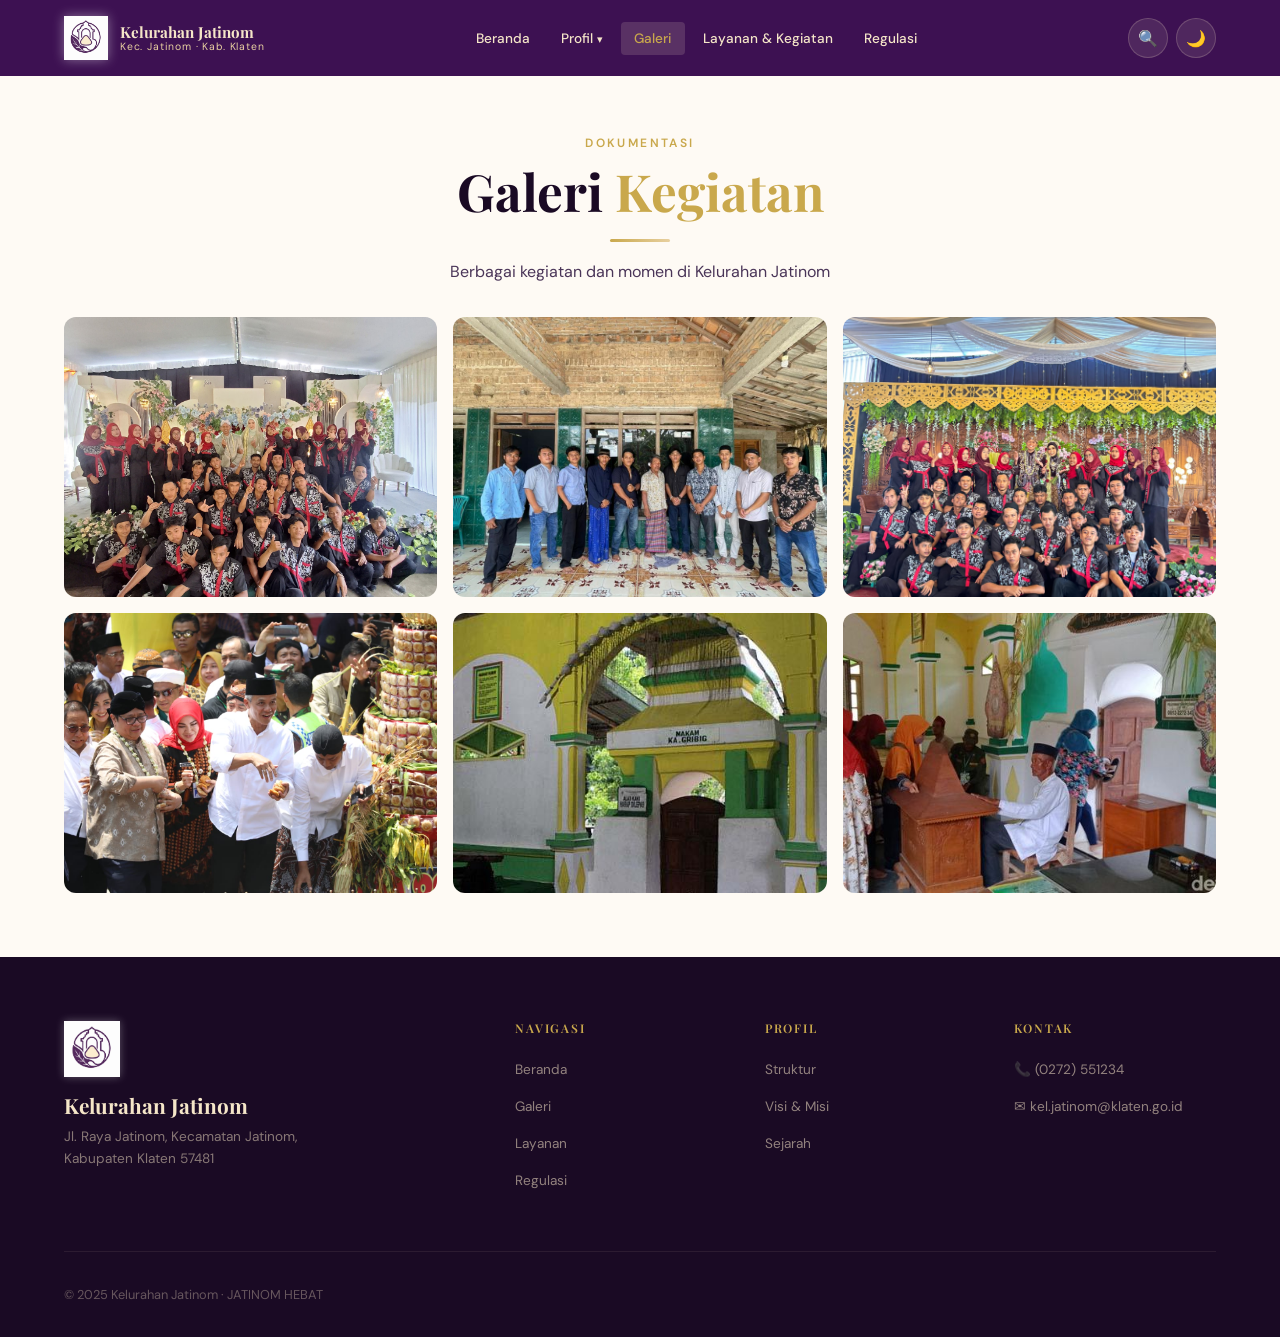
<file: html/galeri.html>
<!DOCTYPE html>
<html lang="id" data-theme="light">
<head>
  <meta charset="UTF-8" />
  <meta name="viewport" content="width=device-width, initial-scale=1.0" />
  <title>Galeri - Kelurahan Jatinom</title>
  <link rel="stylesheet" href="../style.css" />
  <link rel="icon" type="image/png" href="../asset/img/logo vektor.final.png" />
</head>
<body>

<div id="progress-bar"></div>

<nav id="navbar">
  <div class="container">
    <div class="nav-inner">
      <a href="../index.html" class="nav-brand">
        <img src="../asset/img/logo vektor.final.png" alt="Logo" />
        <div class="nav-brand-teks">
          <span class="nama">Kelurahan Jatinom</span>
          <span class="sub">Kec. Jatinom · Kab. Klaten</span>
        </div>
      </a>
      <ul class="nav-menu" id="nav-menu">
        <li><a href="../index.html">Beranda</a></li>
        <li class="nav-dropdown">
          <a href="#">Profil</a>
          <ul class="dropdown-menu">
            <li><a href="profile/struktur-pemerintahan.html">Struktur Pemerintahan</a></li>
            <li><a href="profile/tugas-fungsi.html">Tugas & Fungsi</a></li>
            <li><a href="profile/visi-misi.html">Visi & Misi</a></li>
            <li><a href="profile/monografi-kependudukan.html">Monografi Kependudukan</a></li>
            <li><a href="profile/sejarah-jatinom.html">Sejarah Jatinom</a></li>
          </ul>
        </li>
        <li><a href="galeri.html" class="aktif">Galeri</a></li>
        <li><a href="layanan-kegiatan.html">Layanan & Kegiatan</a></li>
        <li><a href="regulasi.html">Regulasi</a></li>
      </ul>
             <style>
    [data-theme="light"] #navbar { background: #3D1152; }
    [data-theme="light"] .nav-menu a { color: #F5E6C8; }
    [data-theme="light"] .nav-menu a:hover, [data-theme="light"] .nav-menu a.aktif { color: #C9A84C; background: rgba(245,230,200,0.15); }
    [data-theme="light"] .nav-brand-teks .nama { color: #F5E6C8; }
    [data-theme="light"] .nav-brand-teks .sub { color: #E8D0A0; }
    [data-theme="dark"] #navbar { background: #F5E6C8; }
    [data-theme="dark"] .nav-menu a { color: #3D1152; }
    [data-theme="dark"] .nav-menu a:hover, [data-theme="dark"] .nav-menu a.aktif { color: #5B1F6A; background: rgba(91,31,106,0.1); }
    [data-theme="dark"] .nav-brand-teks .nama { color: #3D1152; }
    [data-theme="dark"] .nav-brand-teks .sub { color: #5B1F6A; }
    [data-theme="dark"] #btn-cari, [data-theme="dark"] #btn-tema, [data-theme="dark"] #btn-hamburger { background: rgba(91,31,106,0.1); color: #3D1152; }
    [data-theme="dark"] .dropdown-menu { background: #F5E6C8; }
    [data-theme="dark"] .dropdown-menu a { color: #3D1152; }
    [data-theme="dark"] .dropdown-menu a:hover { background: rgba(91,31,106,0.08); color: #5B1F6A; }
  </style>
      <div class="nav-actions">
        <button id="btn-cari">🔍</button>
        <button id="btn-tema">🌙</button>
        <button id="btn-hamburger"><span></span><span></span><span></span></button>
      </div>
    </div>
  </div>
</nav>

<div id="search-overlay">
  <button id="btn-tutup-search">✕</button>
  <div class="search-box">
    <input type="text" id="input-cari" placeholder="Cari informasi..." />
  </div>
</div>

<main>
  <section class="section" style="padding-top: 8rem;">
    <div class="container">
      <div class="section-header fade-masuk">
        <span class="label">Dokumentasi</span>
        <h2>Galeri <span class="teks-emas">Kegiatan</span></h2>
        <div class="divider-emas"></div>
        <p>Berbagai kegiatan dan momen di Kelurahan Jatinom</p>
      </div>

      <div class="galeri-grid fade-masuk delay-1">
        <div class="galeri-item">
          <img src="../asset/img/WhatsApp%20Image%202026-06-02%20at%207.29.03%20AM.jpeg" alt="Kegiatan">
          <div class="galeri-overlay"><p>Kegiatan Masyarakat</p></div>
        </div>
        <div class="galeri-item">
          <img src="../asset/img/WhatsApp%20Image%202026-06-02%20at%207.29.04%20AM%20(1).jpeg" alt="Kantor">
          <div class="galeri-overlay"><p>Kegiatan Masyarakat</p></div>
        </div>
        <div class="galeri-item">
          <img src="../asset/img/WhatsApp%20Image%202026-06-02%20at%207.29.05%20AM.jpeg" alt="Tradisi">
          <div class="galeri-overlay"><p>Kegaiatan Masyarakat</p></div>
        </div>
        <div class="galeri-item">
          <img src="../asset/img/apem.jpg" alt="Apem">
          <div class="galeri-overlay"><p>Kue Apem Jatinom</p></div>
        </div>
        <div class="galeri-item">
          <img src="../asset/img/ki%20ageng%20gribig.jpg" alt="Makam">
          <div class="galeri-overlay"><p>Makam Ki Ageng Gribig</p></div>
        </div>
        <div class="galeri-item">
          <img src="../asset/img/peziarah.jpeg" alt="Peziarah">
          <div class="galeri-overlay"><p>Peziarah</p></div>
        </div>
      </div>
    </div>
  </section>
</main>

<footer>
  <div class="container">
    <div class="footer-grid">
      <div class="footer-brand">
        <img src="../asset/img/logo vektor.final.png" alt="Logo" />
        <h3>Kelurahan Jatinom</h3>
        <p>Jl. Raya Jatinom, Kecamatan Jatinom,<br/>Kabupaten Klaten 57481</p>
      </div>
      <div class="footer-kolom">
        <h5>Navigasi</h5>
        <ul><li><a href="../index.html">Beranda</a></li><li><a href="galeri.html">Galeri</a></li><li><a href="layanan-kegiatan.html">Layanan</a></li><li><a href="regulasi.html">Regulasi</a></li></ul>
      </div>
      <div class="footer-kolom">
        <h5>Profil</h5>
        <ul><li><a href="profile/struktur-pemerintahan.html">Struktur</a></li><li><a href="profile/visi-misi.html">Visi & Misi</a></li><li><a href="profile/sejarah-jatinom.html">Sejarah</a></li></ul>
      </div>
      <div class="footer-kolom">
        <h5>Kontak</h5>
        <ul><li><a href="#">📞 (0272) 551234</a></li><li><a href="#">✉ kel.jatinom@klaten.go.id</a></li></ul>
      </div>
    </div>
    <div class="footer-bawah"><p>© 2025 Kelurahan Jatinom · JATINOM HEBAT</p></div>
  </div>
</footer>

<script src="../script.js"></script>
</body>
</html>
</file>
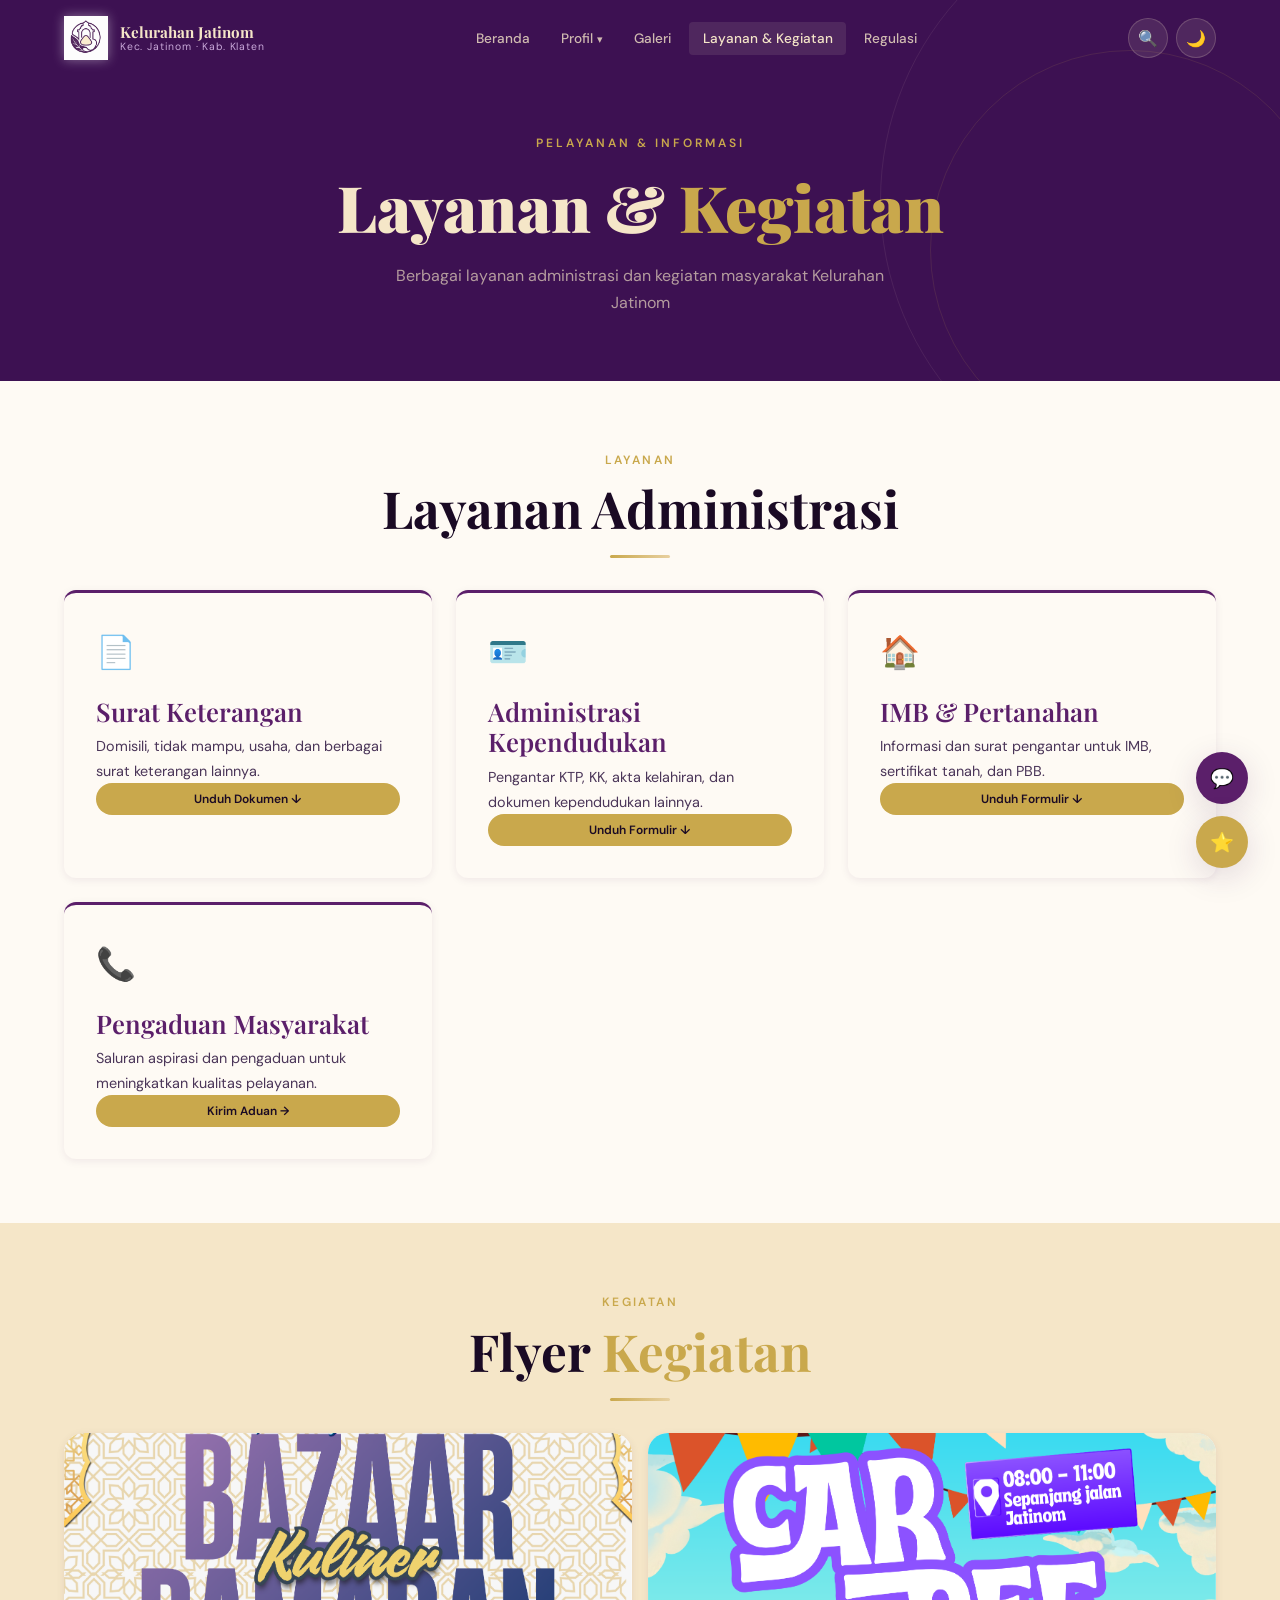
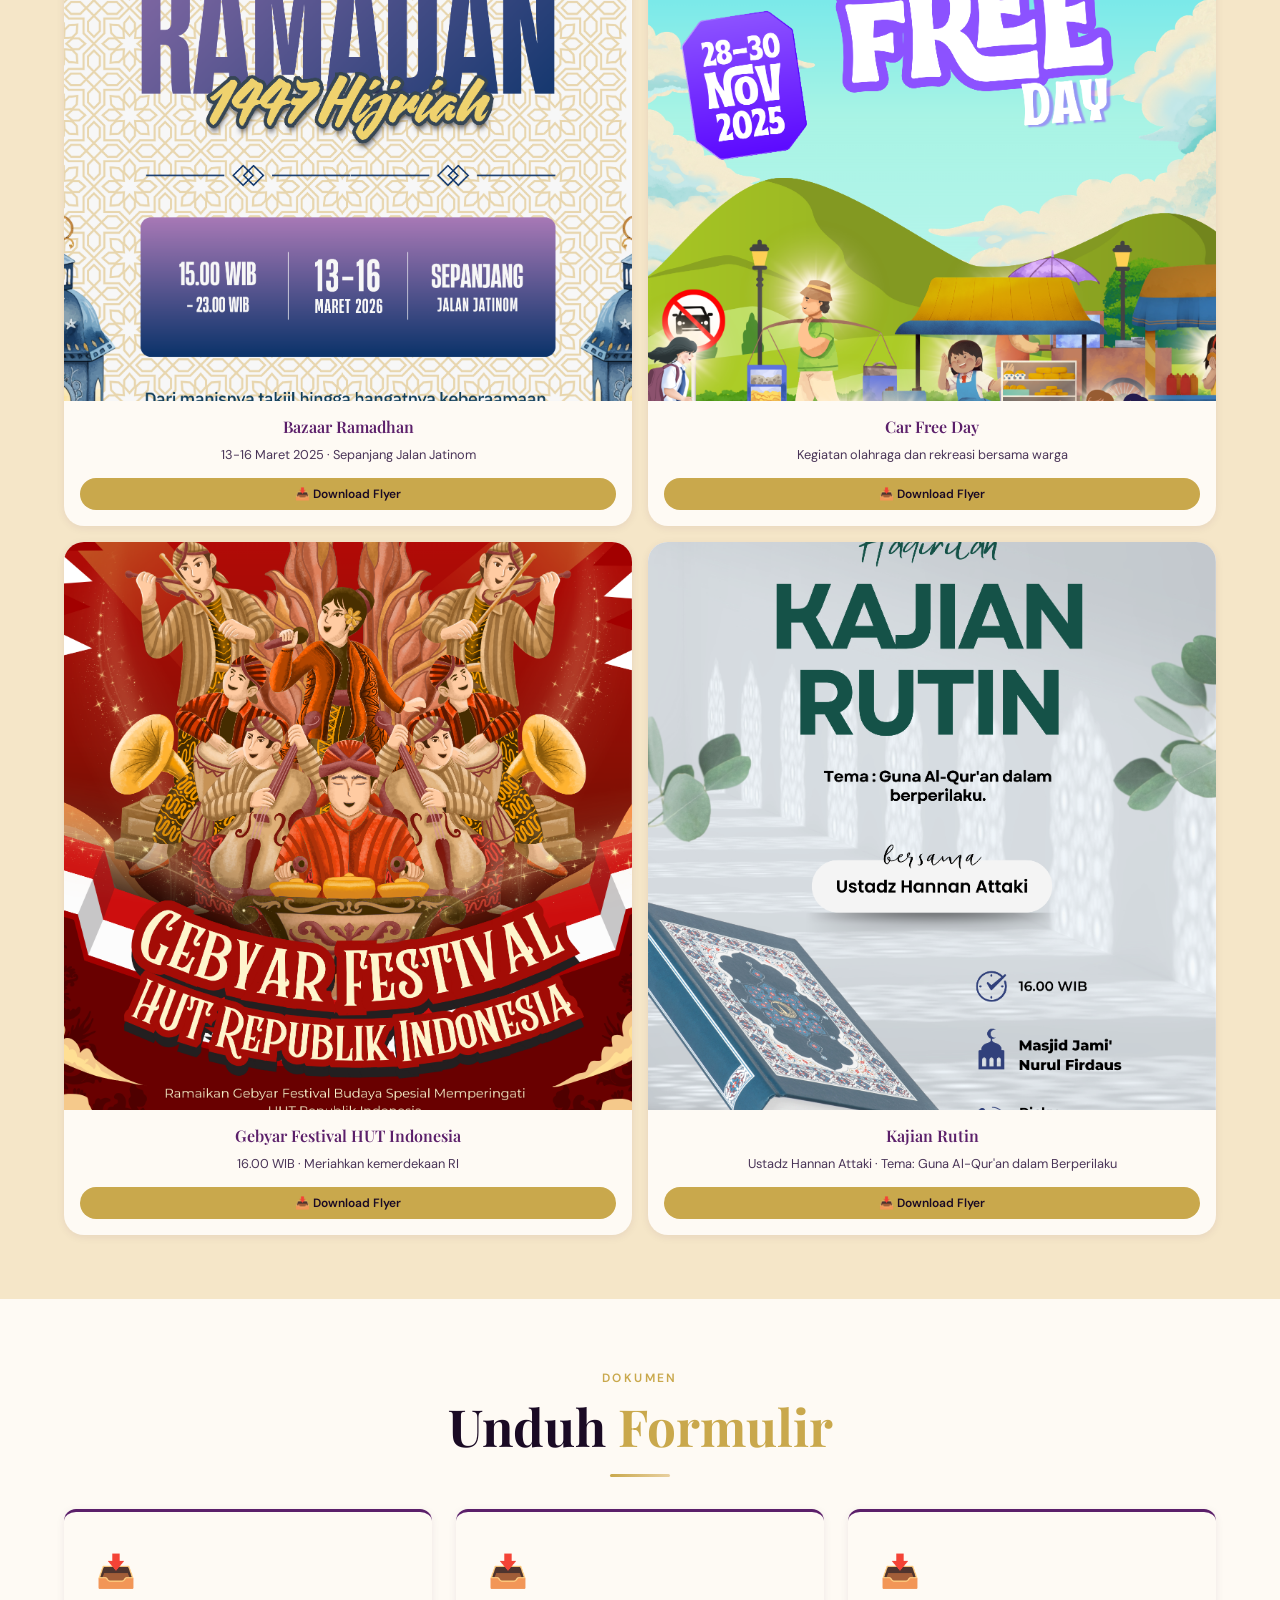
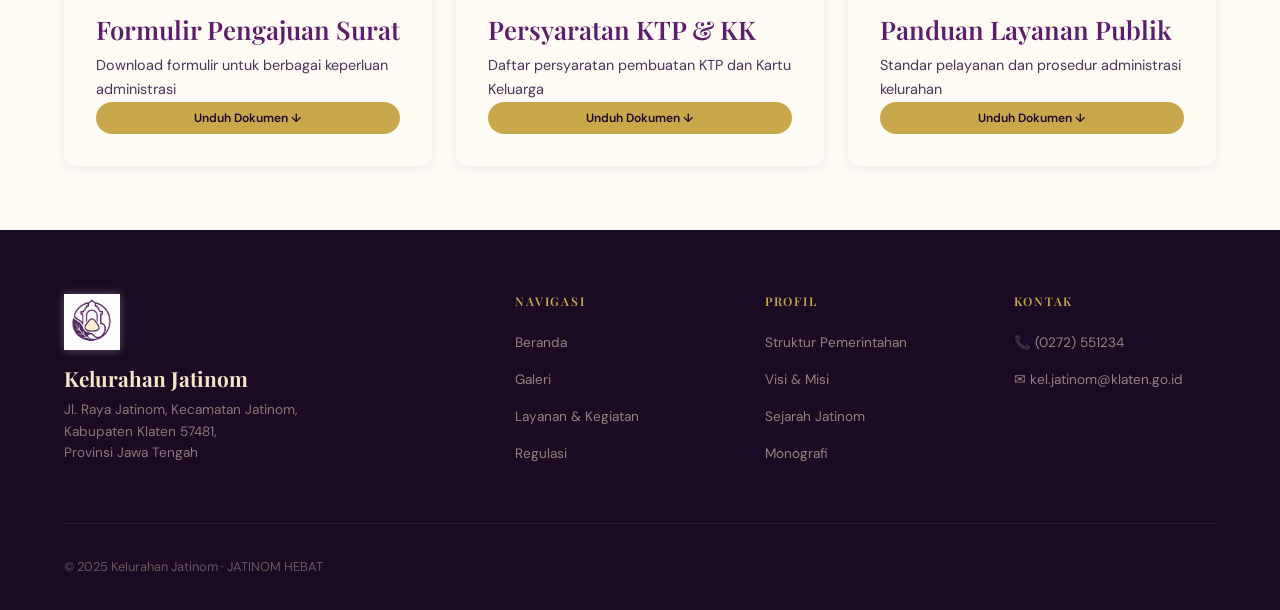
<file: html/layanan-kegiatan.html>
<!DOCTYPE html>
<html lang="id" data-theme="light">
<head>
  <meta charset="UTF-8" />
  <meta name="viewport" content="width=device-width, initial-scale=1.0" />
  <meta name="description" content="Layanan dan Kegiatan Kelurahan Jatinom" />
  <title>Layanan & Kegiatan — Kelurahan Jatinom</title>
  <link rel="stylesheet" href="../style.css" />
  <link rel="icon" type="image/png" href="../asset/img/logo vektor.final.png" />
  <style>
    .flyer-card {
      background: var(--putih);
      border-radius: 20px;
      overflow: hidden;
      box-shadow: var(--shadow-sm);
      transition: all 0.3s;
    }
    .flyer-card:hover {
      transform: translateY(-8px);
      box-shadow: var(--shadow-md);
    }
    .flyer-card img {
      width: 100%;
      aspect-ratio: 1/1;
      object-fit: cover;
    }
    .flyer-info {
      padding: 1rem;
      text-align: center;
    }
    .flyer-info h4 {
      font-size: 1rem;
      margin-bottom: 0.5rem;
      color: var(--ungu);
    }
    .flyer-info p {
      font-size: 0.8rem;
      color: var(--teks-kedua);
      margin-bottom: 0.75rem;
    }
    .download-btn {
      display: inline-block;
      background: var(--emas);
      color: var(--hitam);
      border: none;
      padding: 0.5rem 1rem;
      border-radius: 30px;
      font-size: 0.75rem;
      font-weight: 600;
      cursor: pointer;
      transition: all 0.2s;
      width: 100%;
      text-align: center;
      font-family: inherit;
    }
    .download-btn:hover {
      background: var(--emas-muda);
      transform: scale(1.02);
    }
    .btn-ungu {
      background: var(--ungu);
      color: var(--krem);
      display: inline-block;
      padding: 0.5rem 1rem;
      border-radius: 30px;
      font-size: 0.75rem;
      font-weight: 600;
      text-decoration: none;
      text-align: center;
      transition: all 0.2s;
    }
    .btn-ungu:hover {
      background: var(--ungu-muda);
      transform: scale(1.02);
    }
    @media (max-width: 768px) {
      .flyer-card img {
        aspect-ratio: 4/3;
      }
      .galeri-grid {
        grid-template-columns: repeat(2, 1fr) !important;
      }
    }
    @media (max-width: 480px) {
      .galeri-grid {
        grid-template-columns: 1fr !important;
      }
    }
  </style>
</head>
<body>

<div id="progress-bar"></div>

<!-- NAVIGASI -->
<nav id="navbar">
  <div class="container">
    <div class="nav-inner">
      <a href="../index.html" class="nav-brand">
        <img src="../asset/img/logo vektor.final.png" alt="Logo Kelurahan Jatinom" />
        <div class="nav-brand-teks">
          <span class="nama">Kelurahan Jatinom</span>
          <span class="sub">Kec. Jatinom · Kab. Klaten</span>
        </div>
      </a>
      <ul class="nav-menu" id="nav-menu">
        <li><a href="../index.html">Beranda</a></li>
        <li class="nav-dropdown">
          <a href="#">Profil</a>
          <ul class="dropdown-menu">
            <li><a href="profile/struktur-pemerintahan.html">Struktur Pemerintahan</a></li>
            <li><a href="profile/tugas-fungsi.html">Tugas & Fungsi</a></li>
            <li><a href="profile/visi-misi.html">Visi & Misi</a></li>
            <li><a href="profile/monografi-kependudukan.html">Monografi Kependudukan</a></li>
            <li><a href="profile/sejarah-jatinom.html">Sejarah Jatinom</a></li>
          </ul>
        </li>
        <li><a href="galeri.html">Galeri</a></li>
        <li><a href="layanan-kegiatan.html" class="aktif">Layanan & Kegiatan</a></li>
        <li><a href="regulasi.html">Regulasi</a></li>
      </ul>
      <div class="nav-actions">
        <button id="btn-cari" title="Cari">🔍</button>
        <button id="btn-tema" title="Ganti Tema">🌙</button>
        <button id="btn-hamburger" aria-label="Menu"><span></span><span></span><span></span></button>
      </div>
    </div>
  </div>
</nav>

<!-- SEARCH OVERLAY -->
<div id="search-overlay">
  <button id="btn-tutup-search">✕</button>
  <div class="search-box">
    <input type="text" id="input-cari" placeholder="Cari informasi di Kelurahan Jatinom..." autocomplete="off" />
    <p class="search-hint">Tekan <kbd>ESC</kbd> untuk menutup · Tekan <kbd>Enter</kbd> untuk mencari</p>
  </div>
</div>

<!-- PAGE HERO -->
<section style="background:var(--ungu-tua);padding:8rem 0 4rem;position:relative;overflow:hidden;">
  <div class="hero-ornamen">
    <div class="ornamen-lingkaran"></div>
    <div class="ornamen-lingkaran"></div>
  </div>
  <div class="container" style="position:relative;z-index:2;text-align:center;">
    <span style="display:inline-block;font-size:0.75rem;font-weight:600;letter-spacing:0.25em;text-transform:uppercase;color:var(--emas);margin-bottom:1rem;">Pelayanan & Informasi</span>
    <h1 style="color:var(--krem);font-size:clamp(2rem,5vw,4rem);">Layanan & <span style="color:var(--emas);">Kegiatan</span></h1>
    <p style="color:rgba(245,230,200,0.65);margin-top:1rem;max-width:500px;margin-left:auto;margin-right:auto;">Berbagai layanan administrasi dan kegiatan masyarakat Kelurahan Jatinom</p>
  </div>
</section>

<!-- LAYANAN ADMINISTRASI -->
<section class="section">
  <div class="container">
    <div class="section-header fade-masuk">
      <span class="label">Layanan</span>
      <h2>Layanan Administrasi</h2>
      <div class="divider-emas"></div>
    </div>

    <div class="info-grid fade-masuk delay-1">
      <div class="info-kartu">
        <div class="ikon">📄</div>
        <h4>Surat Keterangan</h4>
        <p>Domisili, tidak mampu, usaha, dan berbagai surat keterangan lainnya.</p>
         <button class="download-btn" onclick="const a = document.createElement('a'); a.href='../asset/flyer/Dokumen Keterangan.pdf'; a.download=''; a.click(); event.preventDefault(); event.stopPropagation(); return false;">Unduh Dokumen ↓</button>
      </div>
      <div class="info-kartu">
        <div class="ikon">🪪</div>
        <h4>Administrasi Kependudukan</h4>
        <p>Pengantar KTP, KK, akta kelahiran, dan dokumen kependudukan lainnya.</p>
        <button class="download-btn" onclick="const a = document.createElement('a'); a.href='../asset/flyer/FORMULIR PENGAJUAN LAYANAN.pdf'; a.download=''; a.click(); event.preventDefault(); event.stopPropagation(); return false;">Unduh Formulir ↓</button>
      </div>
      <div class="info-kartu">
        <div class="ikon">🏠</div>
        <h4>IMB & Pertanahan</h4>
        <p>Informasi dan surat pengantar untuk IMB, sertifikat tanah, dan PBB.</p>
         <button class="download-btn" onclick="const a = document.createElement('a'); a.href='../asset/flyer/FORMULIR PENGAJUAN LAYANAN.pdf'; a.download=''; a.click(); event.preventDefault(); event.stopPropagation(); return false;">Unduh Formulir ↓</button>
      </div>
      <div class="info-kartu">
        <div class="ikon">📞</div>
        <h4>Pengaduan Masyarakat</h4>
        <p>Saluran aspirasi dan pengaduan untuk meningkatkan kualitas pelayanan.</p>
        <button class="download-btn" data-target="modal-aduan" style="background:var(--emas);color:var(--hitam);">Kirim Aduan →</button>
      </div>
    </div>
  </div>
</section>

<!-- FLYER KEGIATAN -->
<section class="section bg-alt">
  <div class="container">
    <div class="section-header fade-masuk">
      <span class="label">Kegiatan</span>
      <h2>Flyer <span class="teks-emas">Kegiatan</span></h2>
      <div class="divider-emas"></div>
    </div>

    <div class="galeri-grid fade-masuk delay-2" style="grid-template-columns: repeat(2, 1fr);">
      <div class="flyer-card">
        <img src="../asset/flyer/BAZAAR%20RAMADHAN.png" alt="Bazaar Ramadhan">
        <div class="flyer-info">
          <h4>Bazaar Ramadhan</h4>
          <p>13-16 Maret 2025 · Sepanjang Jalan Jatinom</p>
          <button class="download-btn" data-file="BAZAAR RAMADHAN.png" data-type="flyer">📥 Download Flyer</button>
        </div>
      </div>
      <div class="flyer-card">
        <img src="../asset/flyer/CAR%20FREE%20DAY.png" alt="Car Free Day">
        <div class="flyer-info">
          <h4>Car Free Day</h4>
          <p>Kegiatan olahraga dan rekreasi bersama warga</p>
          <button class="download-btn" data-file="CAR FREE DAY.png" data-type="flyer">📥 Download Flyer</button>
        </div>
      </div>
      <div class="flyer-card">
        <img src="../asset/flyer/HUT%20INDONESIA.png" alt="HUT Indonesia">
        <div class="flyer-info">
          <h4>Gebyar Festival HUT Indonesia</h4>
          <p>16.00 WIB · Meriahkan kemerdekaan RI</p>
          <button class="download-btn" data-file="HUT INDONESIA.png" data-type="flyer">📥 Download Flyer</button>
        </div>
      </div>
      <div class="flyer-card">
        <img src="../asset/flyer/KAJIAN%20RUTIN.png" alt="Kajian Rutin">
        <div class="flyer-info">
          <h4>Kajian Rutin</h4>
          <p>Ustadz Hannan Attaki · Tema: Guna Al-Qur'an dalam Berperilaku</p>
          <button class="download-btn" data-file="KAJIAN RUTIN.png" data-type="flyer">📥 Download Flyer</button>
        </div>
      </div>
    </div>
  </div>
</section>

<!-- DOKUMEN DOWNLOAD -->
<section class="section">
  <div class="container">
    <div class="section-header fade-masuk">
      <span class="label">Dokumen</span>
      <h2>Unduh <span class="teks-emas">Formulir</span></h2>
      <div class="divider-emas"></div>
    </div>

    <div class="info-grid fade-masuk delay-3">
      <div class="info-kartu">
        <div class="ikon">📥</div>
        <h4>Formulir Pengajuan Surat</h4>
        <p>Download formulir untuk berbagai keperluan administrasi</p>
        <button class="download-btn" onclick="const a = document.createElement('a'); a.href='../asset/flyer/FORMULIR PENGAJUAN SURAT.pdf'; a.download=''; a.click(); event.preventDefault(); event.stopPropagation(); return false;">Unduh Dokumen ↓</button>
      </div>
      <div class="info-kartu">
        <div class="ikon">📥</div>
        <h4>Persyaratan KTP & KK</h4>
        <p>Daftar persyaratan pembuatan KTP dan Kartu Keluarga</p>
        <button class="download-btn" onclick="const a = document.createElement('a'); a.href='../asset/flyer/FORMULIR PENGAJUAN LAYANAN.pdf'; a.download=''; a.click(); event.preventDefault(); event.stopPropagation(); return false;">Unduh Dokumen ↓</button>
      </div>
      <div class="info-kartu">
        <div class="ikon">📥</div>
        <h4>Panduan Layanan Publik</h4>
        <p>Standar pelayanan dan prosedur administrasi kelurahan</p>
         <button class="download-btn" onclick="const a = document.createElement('a'); a.href='../asset/flyer/SOP KECAMATAN JATINOM 2025_compressed.pdf'; a.download=''; a.click(); event.preventDefault(); event.stopPropagation(); return false;">Unduh Dokumen ↓</button>
      </div>
    </div>
  </div>
</section>

<!-- FOOTER -->
<footer>
  <div class="container">
    <div class="footer-grid">
      <div class="footer-brand">
        <img src="../asset/img/logo vektor.final.png" alt="Logo Jatinom" />
        <h3>Kelurahan Jatinom</h3>
        <p>Jl. Raya Jatinom, Kecamatan Jatinom,<br/>Kabupaten Klaten 57481,<br/>Provinsi Jawa Tengah</p>
      </div>
      <div class="footer-kolom">
        <h5>Navigasi</h5>
        <ul><li><a href="../index.html">Beranda</a></li><li><a href="galeri.html">Galeri</a></li><li><a href="layanan-kegiatan.html">Layanan & Kegiatan</a></li><li><a href="regulasi.html">Regulasi</a></li></ul>
      </div>
      <div class="footer-kolom">
        <h5>Profil</h5>
        <ul><li><a href="profile/struktur-pemerintahan.html">Struktur Pemerintahan</a></li><li><a href="profile/visi-misi.html">Visi & Misi</a></li><li><a href="profile/sejarah-jatinom.html">Sejarah Jatinom</a></li><li><a href="profile/monografi-kependudukan.html">Monografi</a></li></ul>
      </div>
      <div class="footer-kolom">
        <h5>Kontak</h5>
        <ul><li><a href="#">📞 (0272) 551234</a></li><li><a href="#">✉ kel.jatinom@klaten.go.id</a></li></ul>
      </div>
    </div>
    <div class="footer-bawah">
      <p>© 2025 Kelurahan Jatinom · JATINOM HEBAT</p>
    </div>
  </div>
</footer>

<!-- FAB & MODAL -->
<div class="fab-group">
  <button class="fab" id="btn-aduan" style="background:var(--ungu);color:var(--krem);" title="Aduan & Keluhan">💬<span class="fab-tooltip">Aduan & Keluhan</span></button>
  <button class="fab" id="btn-penilaian" style="background:var(--emas);color:var(--hitam);" title="Nilai Website Ini">⭐<span class="fab-tooltip">Nilai Website Ini</span></button>
</div>
<button id="back-top" title="Kembali ke atas">↑</button>

<div class="modal-overlay" id="modal-aduan">
  <div class="modal-konten">
    <button class="modal-tutup" data-tutup="modal-aduan">✕</button>
    <h3 style="margin-bottom:0.5rem;">Aduan & Keluhan</h3>
    <p style="margin-bottom:2rem;font-size:0.9rem;">Sampaikan masukan, keluhan, atau laporan Anda kepada pihak kelurahan.</p>
    <div class="form-grup"><label>Nama Lengkap</label><input type="text" placeholder="Masukkan nama Anda" /></div>
    <div class="form-grup"><label>Nomor Telepon</label><input type="tel" placeholder="08xx xxxx xxxx" /></div>
    <div class="form-grup"><label>Jenis Aduan</label><select><option>Pilih jenis aduan...</option><option>Pelayanan Administrasi</option><option>Infrastruktur & Fasilitas</option><option>Kebersihan Lingkungan</option><option>Keamanan & Ketertiban</option><option>Lainnya</option></select></div>
    <div class="form-grup"><label>Isi Aduan</label><textarea placeholder="Tuliskan aduan atau keluhan Anda secara jelas..."></textarea></div>
    <button class="btn btn-primer" style="width:100%;justify-content:center;">Kirim Aduan</button>
  </div>
</div>

<div class="modal-overlay" id="modal-penilaian">
  <div class="modal-konten" style="text-align:center;max-width:450px;">
    <button class="modal-tutup" data-tutup="modal-penilaian">✕</button>
    <div style="font-size:3rem;margin-bottom:1rem;">⭐</div>
    <h3 style="margin-bottom:0.5rem;">Bagaimana Website Ini?</h3>
    <p style="margin-bottom:2rem;font-size:0.9rem;">Penilaian Anda membantu kami untuk terus berkembang melayani warga Jatinom.</p>
    <div class="rating-bintang" id="rating-bintang" style="justify-content:center;margin-bottom:1.5rem;">
      <span class="bintang" data-nilai="1">★</span><span class="bintang" data-nilai="2">★</span><span class="bintang" data-nilai="3">★</span><span class="bintang" data-nilai="4">★</span><span class="bintang" data-nilai="5">★</span>
    </div>
    <div class="form-grup" style="text-align:left;"><label>Komentar (opsional)</label><textarea placeholder="Ada yang ingin Anda sampaikan?" style="min-height:80px;"></textarea></div>
    <button class="btn btn-primer" style="width:100%;justify-content:center;">Kirim Penilaian</button>
  </div>
</div>

<script src="../script.js"></script>
<script>
  // Fungsi download dengan konfirmasi Ya/Tidak
  document.querySelectorAll('.download-btn').forEach(btn => {
    btn.addEventListener('click', function(e) {
      // Jika tombol untuk membuka modal aduan
      if (this.dataset.target === 'modal-aduan') {
        document.getElementById('modal-aduan').classList.add('aktif');
        return;
      }
      
      const fileName = this.dataset.file;
      const fileType = this.dataset.type;
      
      // Tentukan folder berdasarkan tipe file
      let folder = '';
      if (fileType === 'flyer') folder = '../asset/flyer/';
      else folder = '../asset/dokumen/'; // untuk formulir/dokumen
      
      const fileUrl = folder + encodeURIComponent(fileName);
      
      // Konfirmasi download
      const konfirmasi = confirm(`Apakah Anda ingin mendownload file "${fileName}"?`);
      
      if (konfirmasi) {
        // Buat elemen link temporary untuk download
        const link = document.createElement('a');
        link.href = fileUrl;
        link.download = fileName;
        link.style.display = 'none';
        document.body.appendChild(link);
        link.click();
        document.body.removeChild(link);
      }
    });
  });
</script>
</body>
</html>
</file>
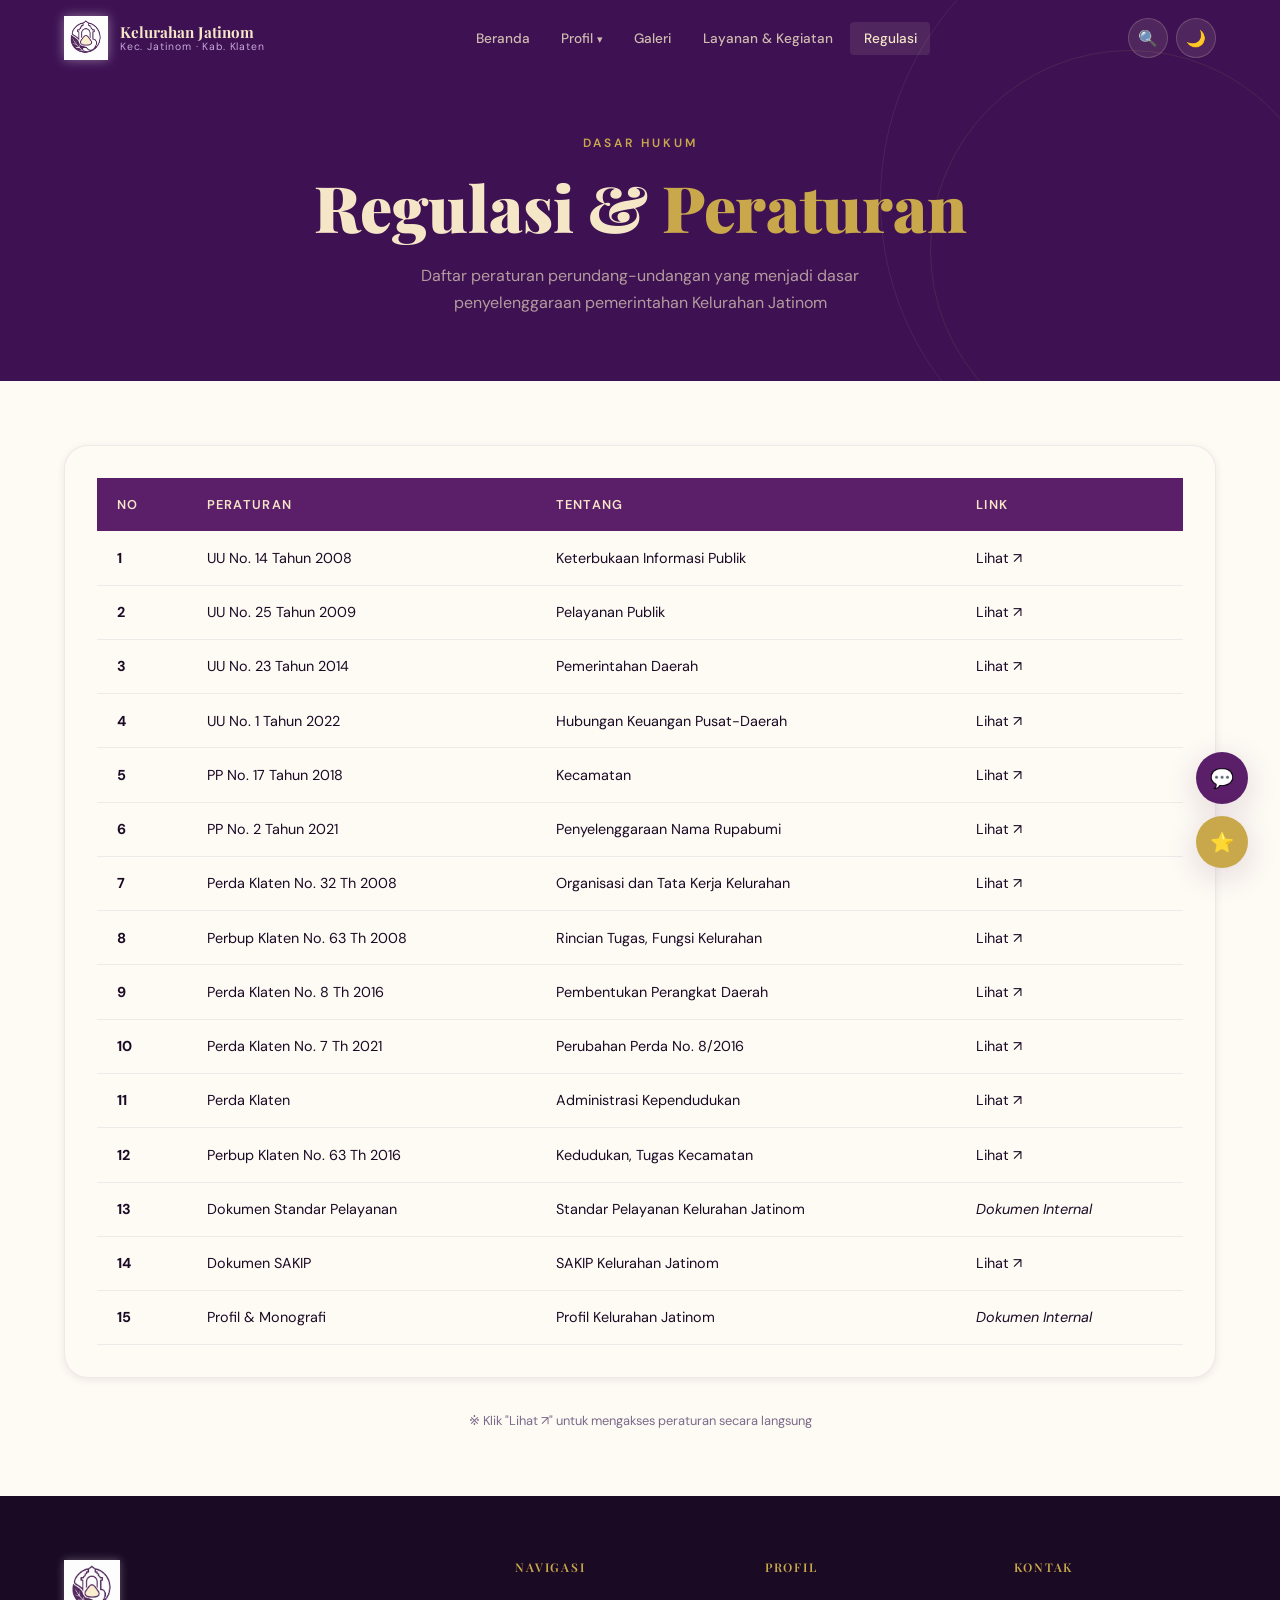
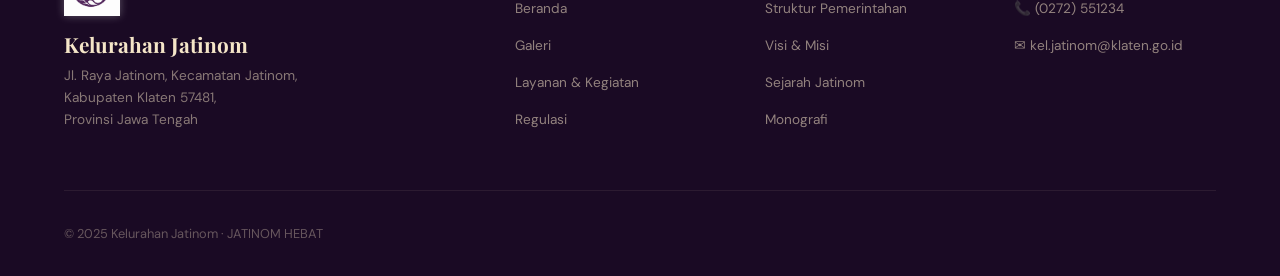
<file: html/regulasi.html>
<!DOCTYPE html>
<html lang="id" data-theme="light">
<head>
  <meta charset="UTF-8" />
  <meta name="viewport" content="width=device-width, initial-scale=1.0" />
  <meta name="description" content="Regulasi dan Peraturan Kelurahan Jatinom, Kecamatan Jatinom, Kabupaten Klaten" />
  <title>Regulasi — Kelurahan Jatinom</title>
  <link rel="stylesheet" href="../style.css" />
  <link rel="icon" type="image/png" href="../asset/img/logo vektor.final.png" />
</head>
<body>

<div id="progress-bar"></div>

<!-- NAVIGASI -->
<nav id="navbar">
  <div class="container">
    <div class="nav-inner">
      <a href="../index.html" class="nav-brand">
        <img src="../asset/img/logo vektor.final.png" alt="Logo Kelurahan Jatinom" />
        <div class="nav-brand-teks">
          <span class="nama">Kelurahan Jatinom</span>
          <span class="sub">Kec. Jatinom · Kab. Klaten</span>
        </div>
      </a>
      <ul class="nav-menu" id="nav-menu">
        <li><a href="../index.html">Beranda</a></li>
        <li class="nav-dropdown">
          <a href="#">Profil</a>
          <ul class="dropdown-menu">
            <li><a href="profile/struktur-pemerintahan.html">Struktur Pemerintahan</a></li>
            <li><a href="profile/tugas-fungsi.html">Tugas & Fungsi</a></li>
            <li><a href="profile/visi-misi.html">Visi & Misi</a></li>
            <li><a href="profile/monografi-kependudukan.html">Monografi Kependudukan</a></li>
            <li><a href="profile/sejarah-jatinom.html">Sejarah Jatinom</a></li>
          </ul>
        </li>
        <li><a href="galeri.html">Galeri</a></li>
        <li><a href="layanan-kegiatan.html">Layanan & Kegiatan</a></li>
        <li><a href="regulasi.html" class="aktif">Regulasi</a></li>
      </ul>
      <div class="nav-actions">
        <button id="btn-cari" title="Cari">🔍</button>
        <button id="btn-tema" title="Ganti Tema">🌙</button>
        <button id="btn-hamburger" aria-label="Menu"><span></span><span></span><span></span></button>
      </div>
    </div>
  </div>
</nav>

<!-- SEARCH OVERLAY -->
<div id="search-overlay">
  <button id="btn-tutup-search">✕</button>
  <div class="search-box">
    <input type="text" id="input-cari" placeholder="Cari informasi di Kelurahan Jatinom..." autocomplete="off" />
    <p class="search-hint">Tekan <kbd>ESC</kbd> untuk menutup · Tekan <kbd>Enter</kbd> untuk mencari</p>
  </div>
</div>

<!-- PAGE HERO -->
<section style="background:var(--ungu-tua);padding:8rem 0 4rem;position:relative;overflow:hidden;">
  <div class="hero-ornamen">
    <div class="ornamen-lingkaran"></div>
    <div class="ornamen-lingkaran"></div>
  </div>
  <div class="container" style="position:relative;z-index:2;text-align:center;">
    <span style="display:inline-block;font-size:0.75rem;font-weight:600;letter-spacing:0.25em;text-transform:uppercase;color:var(--emas);margin-bottom:1rem;">Dasar Hukum</span>
    <h1 style="color:var(--krem);font-size:clamp(2rem,5vw,4rem);">Regulasi & <span style="color:var(--emas);">Peraturan</span></h1>
    <p style="color:rgba(245,230,200,0.65);margin-top:1rem;max-width:500px;margin-left:auto;margin-right:auto;">Daftar peraturan perundang-undangan yang menjadi dasar penyelenggaraan pemerintahan Kelurahan Jatinom</p>
  </div>
</section>

<!-- TABEL REGULASI -->
<section class="section">
  <div class="container">
    <div class="chart-wrapper fade-masuk" style="overflow-x:auto;">
      <table style="min-width:600px;width:100%;">
        <thead>
          <tr><th>No</th><th>Peraturan</th><th>Tentang</th><th>Link</th></tr>
        </thead>
        <tbody>
          <tr><td style="font-weight:700;">1</td><td>UU No. 14 Tahun 2008</td><td>Keterbukaan Informasi Publik</td><td><a href="https://peraturan.go.id/id/uu-no-14-tahun-2008" target="_blank">Lihat ↗</a></td></tr>
          <tr><td style="font-weight:700;">2</td><td>UU No. 25 Tahun 2009</td><td>Pelayanan Publik</td><td><a href="https://peraturan.go.id/id/uu-no-25-tahun-2009" target="_blank">Lihat ↗</a></td></tr>
          <tr><td style="font-weight:700;">3</td><td>UU No. 23 Tahun 2014</td><td>Pemerintahan Daerah</td><td><a href="https://peraturan.go.id/id/uu-no-23-tahun-2014" target="_blank">Lihat ↗</a></td></tr>
          <tr><td style="font-weight:700;">4</td><td>UU No. 1 Tahun 2022</td><td>Hubungan Keuangan Pusat-Daerah</td><td><a href="https://peraturan.go.id/id/uu-no-1-tahun-2022" target="_blank">Lihat ↗</a></td></tr>
          <tr><td style="font-weight:700;">5</td><td>PP No. 17 Tahun 2018</td><td>Kecamatan</td><td><a href="https://peraturan.bpk.go.id/Home/Details/77921/pp-no-17-tahun-2018" target="_blank">Lihat ↗</a></td></tr>
          <tr><td style="font-weight:700;">6</td><td>PP No. 2 Tahun 2021</td><td>Penyelenggaraan Nama Rupabumi</td><td><a href="https://peraturan.bpk.go.id/Home/Details/161909/pp-no-2-tahun-2021" target="_blank">Lihat ↗</a></td></tr>
          <tr><td style="font-weight:700;">7</td><td>Perda Klaten No. 32 Th 2008</td><td>Organisasi dan Tata Kerja Kelurahan</td><td><a href="https://peraturan.bpk.go.id/Details/275462/perda-kab-klaten-no-32-tahun-2008" target="_blank">Lihat ↗</a></td></tr>
          <tr><td style="font-weight:700;">8</td><td>Perbup Klaten No. 63 Th 2008</td><td>Rincian Tugas, Fungsi Kelurahan</td><td><a href="https://peraturan.bpk.go.id/Search?p=23867&page=1717" target="_blank">Lihat ↗</a></td></tr>
          <tr><td style="font-weight:700;">9</td><td>Perda Klaten No. 8 Th 2016</td><td>Pembentukan Perangkat Daerah</td><td><a href="https://jdih.klaten.go.id" target="_blank">Lihat ↗</a></td></tr>
          <tr><td style="font-weight:700;">10</td><td>Perda Klaten No. 7 Th 2021</td><td>Perubahan Perda No. 8/2016</td><td><a href="https://jdih.klaten.go.id" target="_blank">Lihat ↗</a></td></tr>
          <tr><td style="font-weight:700;">11</td><td>Perda Klaten</td><td>Administrasi Kependudukan</td><td><a href="https://jdih.klaten.go.id" target="_blank">Lihat ↗</a></td></tr>
          <tr><td style="font-weight:700;">12</td><td>Perbup Klaten No. 63 Th 2016</td><td>Kedudukan, Tugas Kecamatan</td><td><a href="https://peraturan.bpk.go.id/Home/Details/206097/perbup-kab-klaten-no-63-tahun-2016" target="_blank">Lihat ↗</a></td></tr>
          <tr><td style="font-weight:700;">13</td><td>Dokumen Standar Pelayanan</td><td>Standar Pelayanan Kelurahan Jatinom</td><td><em>Dokumen Internal</em></td></tr>
          <tr><td style="font-weight:700;">14</td><td>Dokumen SAKIP</td><td>SAKIP Kelurahan Jatinom</td><td><a href="https://drive.google.com/drive/folders/1TvhRXdqxi1VDhf5kH3C-bG-Lv7taYJIz" target="_blank">Lihat ↗</a></td></tr>
          <tr><td style="font-weight:700;">15</td><td>Profil & Monografi</td><td>Profil Kelurahan Jatinom</td><td><em>Dokumen Internal</em></td></tr>
        </tbody>
      </table>
    </div>
    <p class="fade-masuk delay-2" style="text-align:center;font-size:0.8rem;color:var(--teks-muted);margin-top:2rem;">※ Klik "Lihat ↗" untuk mengakses peraturan secara langsung</p>
  </div>
</section>

<!-- FOOTER -->
<footer>
  <div class="container">
    <div class="footer-grid">
      <div class="footer-brand">
        <img src="../asset/img/logo vektor.final.png" alt="Logo Jatinom" />
        <h3>Kelurahan Jatinom</h3>
        <p>Jl. Raya Jatinom, Kecamatan Jatinom,<br/>Kabupaten Klaten 57481,<br/>Provinsi Jawa Tengah</p>
      </div>
      <div class="footer-kolom">
        <h5>Navigasi</h5>
        <ul><li><a href="../index.html">Beranda</a></li><li><a href="galeri.html">Galeri</a></li><li><a href="layanan-kegiatan.html">Layanan & Kegiatan</a></li><li><a href="regulasi.html">Regulasi</a></li></ul>
      </div>
      <div class="footer-kolom">
        <h5>Profil</h5>
        <ul><li><a href="profile/struktur-pemerintahan.html">Struktur Pemerintahan</a></li><li><a href="profile/visi-misi.html">Visi & Misi</a></li><li><a href="profile/sejarah-jatinom.html">Sejarah Jatinom</a></li><li><a href="profile/monografi-kependudukan.html">Monografi</a></li></ul>
      </div>
      <div class="footer-kolom">
        <h5>Kontak</h5>
        <ul><li><a href="#">📞 (0272) 551234</a></li><li><a href="#">✉ kel.jatinom@klaten.go.id</a></li></ul>
      </div>
    </div>
    <div class="footer-bawah">
      <p>© 2025 Kelurahan Jatinom · JATINOM HEBAT</p>
    </div>
  </div>
</footer>

<!-- FAB & MODAL -->
<div class="fab-group">
  <button class="fab" id="btn-aduan" style="background:var(--ungu);color:var(--krem);" title="Aduan & Keluhan">💬<span class="fab-tooltip">Aduan & Keluhan</span></button>
  <button class="fab" id="btn-penilaian" style="background:var(--emas);color:var(--hitam);" title="Nilai Website Ini">⭐<span class="fab-tooltip">Nilai Website Ini</span></button>
</div>
<button id="back-top" title="Kembali ke atas">↑</button>

<div class="modal-overlay" id="modal-aduan">
  <div class="modal-konten">
    <button class="modal-tutup" data-tutup="modal-aduan">✕</button>
    <h3 style="margin-bottom:0.5rem;">Aduan & Keluhan</h3>
    <p style="margin-bottom:2rem;font-size:0.9rem;">Sampaikan masukan, keluhan, atau laporan Anda kepada pihak kelurahan.</p>
    <div class="form-grup"><label>Nama Lengkap</label><input type="text" placeholder="Masukkan nama Anda" /></div>
    <div class="form-grup"><label>Nomor Telepon</label><input type="tel" placeholder="08xx xxxx xxxx" /></div>
    <div class="form-grup"><label>Jenis Aduan</label><select><option>Pilih jenis aduan...</option><option>Pelayanan Administrasi</option><option>Infrastruktur & Fasilitas</option><option>Kebersihan Lingkungan</option><option>Keamanan & Ketertiban</option><option>Lainnya</option></select></div>
    <div class="form-grup"><label>Isi Aduan</label><textarea placeholder="Tuliskan aduan atau keluhan Anda secara jelas..."></textarea></div>
    <button class="btn btn-primer" style="width:100%;justify-content:center;">Kirim Aduan</button>
  </div>
</div>

<div class="modal-overlay" id="modal-penilaian">
  <div class="modal-konten" style="text-align:center;max-width:450px;">
    <button class="modal-tutup" data-tutup="modal-penilaian">✕</button>
    <div style="font-size:3rem;margin-bottom:1rem;">⭐</div>
    <h3 style="margin-bottom:0.5rem;">Bagaimana Website Ini?</h3>
    <p style="margin-bottom:2rem;font-size:0.9rem;">Penilaian Anda membantu kami untuk terus berkembang melayani warga Jatinom.</p>
    <div class="rating-bintang" id="rating-bintang" style="justify-content:center;margin-bottom:1.5rem;">
      <span class="bintang" data-nilai="1">★</span><span class="bintang" data-nilai="2">★</span><span class="bintang" data-nilai="3">★</span><span class="bintang" data-nilai="4">★</span><span class="bintang" data-nilai="5">★</span>
    </div>
    <div class="form-grup" style="text-align:left;"><label>Komentar (opsional)</label><textarea placeholder="Ada yang ingin Anda sampaikan?" style="min-height:80px;"></textarea></div>
    <button class="btn btn-primer" style="width:100%;justify-content:center;">Kirim Penilaian</button>
  </div>
</div>

<script src="../script.js"></script>
</body>
</html>
</file>
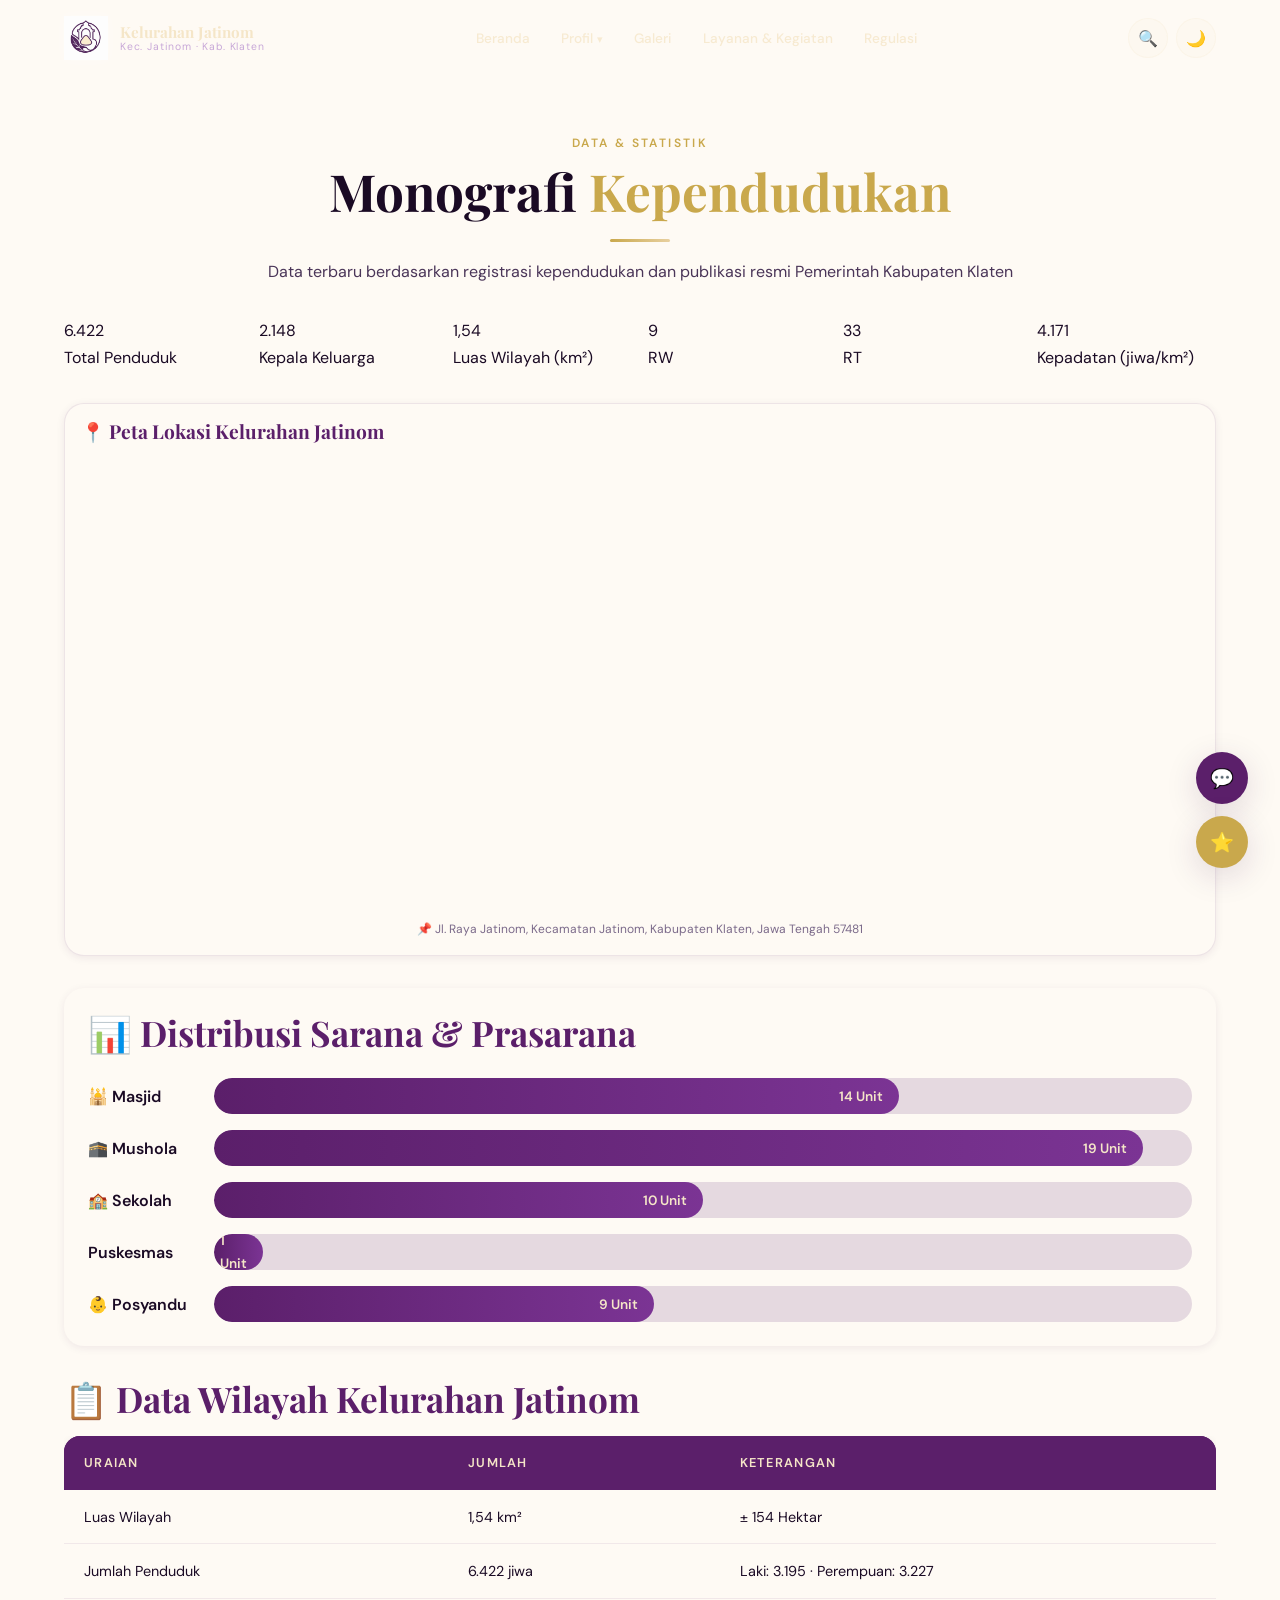
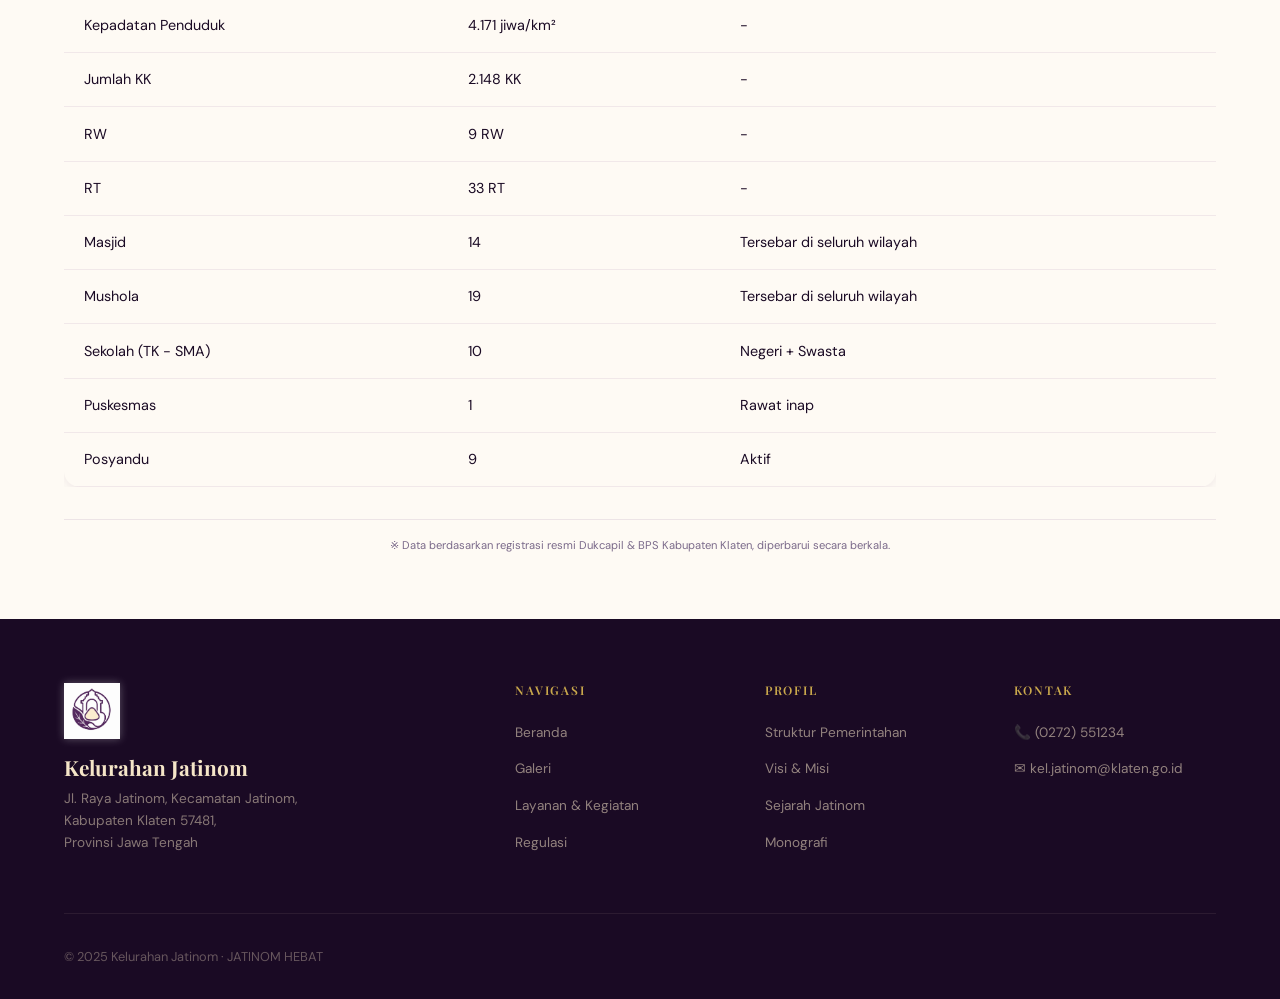
<file: html/profile/monografi-kependudukan.html>
<!DOCTYPE html>
<html lang="id" data-theme="light">
<head>
  <meta charset="UTF-8" />
  <meta name="viewport" content="width=device-width, initial-scale=1.0, user-scalable=yes, viewport-fit=cover" />
  <meta name="description" content="Monografi Kependudukan Kelurahan Jatinom, Kecamatan Jatinom, Kabupaten Klaten" />
  <title>Monografi Kependudukan - Kelurahan Jatinom</title>
  <link rel="stylesheet" href="../../style.css" />
  <link rel="icon" type="image/png" href="../../asset/img/logo vektor.final.png" />
  <style>
    /* Maps kecil */
    .map-container {
      background: var(--putih);
      border-radius: 20px;
      padding: 1rem;
      margin: 2rem 0;
      box-shadow: var(--shadow-sm);
      border: 1px solid rgba(91,31,106,0.1);
    }
    [data-theme="dark"] .map-container {
      background: var(--bg-kedua);
    }
    .map-container h3 {
      margin-bottom: 1rem;
      font-family: var(--font-display);
      color: var(--ungu);
      font-size: 1.2rem;
    }
    .map-wrapper {
      position: relative;
      width: 100%;
      max-width: 500px;
      margin: 0 auto;
      padding-bottom: 40%;
      height: 0;
      overflow: hidden;
      border-radius: 16px;
    }
    .map-wrapper iframe {
      position: absolute;
      top: 0;
      left: 0;
      width: 100%;
      height: 100%;
      border: 0;
      border-radius: 16px;
    }
    .map-caption {
      font-size: 0.75rem;
      text-align: center;
      color: var(--teks-muted);
      margin-top: 0.75rem;
    }

    /* Diagram batang yang lebih menarik */
    .chart-container {
      background: var(--putih);
      border-radius: 20px;
      padding: 1.5rem;
      margin: 2rem 0;
      box-shadow: var(--shadow-sm);
    }
    [data-theme="dark"] .chart-container {
      background: var(--bg-kedua);
    }
    .chart-container h3 {
      margin-bottom: 1.5rem;
      font-family: var(--font-display);
      color: var(--ungu);
      display: flex;
      align-items: center;
      gap: 0.5rem;
    }
    .chart-bars {
      display: flex;
      flex-direction: column;
      gap: 1rem;
    }
    .chart-item {
      display: flex;
      align-items: center;
      gap: 1rem;
      flex-wrap: wrap;
    }
    .chart-item span {
      width: 110px;
      font-weight: 600;
      display: flex;
      align-items: center;
      gap: 0.5rem;
    }
    .bar {
      flex: 1;
      background: rgba(91,31,106,0.15);
      border-radius: 30px;
      overflow: hidden;
      height: 36px;
    }
    .bar div {
      background: linear-gradient(90deg, var(--ungu), var(--ungu-muda));
      color: var(--krem);
      padding: 0.35rem 1rem;
      border-radius: 30px;
      font-size: 0.85rem;
      font-weight: 600;
      height: 100%;
      display: flex;
      align-items: center;
      justify-content: flex-end;
      min-width: 40px;
    }

    /* Statistik Cards */
    .monografi-stats {
      display: grid;
      gap: 1rem;
      margin: 2rem 0;
    }

    /* Tabel yang rapi */
    .tabel-wilayah {
      margin: 2rem 0;
    }
    .tabel-wilayah h3 {
      margin-bottom: 1rem;
      font-family: var(--font-display);
      color: var(--ungu);
      display: flex;
      align-items: center;
      gap: 0.5rem;
    }
    table {
      width: 100%;
      border-collapse: collapse;
      background: var(--putih);
      border-radius: 16px;
      overflow: hidden;
      box-shadow: var(--shadow-sm);
    }
    [data-theme="dark"] table {
      background: var(--bg-kedua);
    }
    th {
      background: var(--ungu);
      color: var(--krem);
      padding: 0.9rem 1rem;
      text-align: left;
      font-weight: 600;
      font-size: 0.85rem;
    }
    td {
      padding: 0.8rem 1rem;
      border-bottom: 1px solid rgba(91,31,106,0.08);
      font-size: 0.9rem;
    }
    [data-theme="dark"] td {
      border-bottom-color: rgba(245,230,200,0.08);
    }
    tr:last-child td {
      border-bottom: none;
    }
    .sumber-data {
      font-size: 0.7rem;
      text-align: center;
      color: var(--teks-muted);
      margin-top: 2rem;
      padding-top: 1rem;
      border-top: 1px solid rgba(91,31,106,0.1);
    }

    /* Responsive */
    @media (min-width: 640px) {
      .monografi-stats {
        grid-template-columns: repeat(2, 1fr);
      }
    }
    @media (min-width: 768px) {
      .monografi-stats {
        grid-template-columns: repeat(3, 1fr);
      }
    }
    @media (min-width: 1024px) {
      .monografi-stats {
        grid-template-columns: repeat(6, 1fr);
      }
    }
    @media (max-width: 768px) {
      .map-wrapper {
        max-width: 100%;
        padding-bottom: 56.25%;
      }
      .chart-item span {
        width: 100%;
      }
      .bar {
        width: 100%;
      }
      th, td {
        padding: 0.6rem;
        font-size: 0.8rem;
      }
      .chart-container {
        padding: 1rem;
      }
      .bar div {
        font-size: 0.75rem;
        padding: 0.25rem 0.75rem;
      }
    }
    @media (max-width: 480px) {
      .monografi-stats {
        grid-template-columns: repeat(2, 1fr);
        gap: 0.75rem;
      }
      .mono-card {
        padding: 0.8rem;
      }
      .mono-angka {
        font-size: 1.3rem;
      }
      .mono-label {
        font-size: 0.65rem;
      }
      table, thead, tbody, th, td, tr {
        display: block;
      }
      thead {
        display: none;
      }
      tr {
        margin-bottom: 0.75rem;
        border: 1px solid rgba(91,31,106,0.1);
        border-radius: 12px;
        overflow: hidden;
      }
      td {
        display: flex;
        justify-content: space-between;
        align-items: center;
        padding: 0.5rem 0.75rem;
        border-bottom: 1px solid rgba(91,31,106,0.05);
      }
      td:last-child {
        border-bottom: none;
      }
      td:before {
        content: attr(data-label);
        font-weight: 600;
        width: 40%;
        color: var(--ungu);
      }
    }
  </style>
</head>
<body>

<div id="progress-bar"></div>

<nav id="navbar">
  <div class="container">
    <div class="nav-inner">
      <a href="../../index.html" class="nav-brand">
        <img src="../../asset/img/logo vektor.final.png" alt="Logo Kelurahan Jatinom" />
        <div class="nav-brand-teks">
          <span class="nama">Kelurahan Jatinom</span>
          <span class="sub">Kec. Jatinom · Kab. Klaten</span>
        </div>
      </a>
      <ul class="nav-menu" id="nav-menu">
        <li><a href="../../index.html">Beranda</a></li>
        <li class="nav-dropdown">
          <a href="#" class="aktif">Profil</a>
          <ul class="dropdown-menu">
            <li><a href="struktur-pemerintahan.html">Struktur Pemerintahan</a></li>
            <li><a href="tugas-fungsi.html">Tugas & Fungsi</a></li>
            <li><a href="visi-misi.html">Visi & Misi</a></li>
            <li><a href="monografi-kependudukan.html">Monografi Kependudukan</a></li>
            <li><a href="sejarah-jatinom.html">Sejarah Jatinom</a></li>
          </ul>
        </li>
        <li><a href="../galeri.html">Galeri</a></li>
        <li><a href="../layanan-kegiatan.html">Layanan & Kegiatan</a></li>
        <li><a href="../regulasi.html">Regulasi</a></li>
      </ul>
      <div class="nav-actions">
        <button id="btn-cari" title="Cari">🔍</button>
        <button id="btn-tema" title="Ganti Tema">🌙</button>
        <button id="btn-hamburger" aria-label="Menu"><span></span><span></span><span></span></button>
      </div>
    </div>
  </div>
</nav>

<div id="search-overlay">
  <button id="btn-tutup-search">✕</button>
  <div class="search-box">
    <input type="text" id="input-cari" placeholder="Cari informasi di Kelurahan Jatinom..." autocomplete="off" />
    <p class="search-hint">Tekan <kbd>ESC</kbd> untuk menutup · Tekan <kbd>Enter</kbd> untuk mencari</p>
  </div>
</div>

<main>
  <section class="section" style="padding-top: 8rem;">
    <div class="container">
      <div class="section-header fade-masuk">
        <span class="label">Data & Statistik</span>
        <h2>Monografi <span class="teks-emas">Kependudukan</span></h2>
        <div class="divider-emas"></div>
        <p>Data terbaru berdasarkan registrasi kependudukan dan publikasi resmi Pemerintah Kabupaten Klaten</p>
      </div>

      <!-- Statistik Cards -->
      <div class="monografi-stats fade-masuk delay-1">
        <div class="mono-card"><div class="mono-angka">6.422</div><div class="mono-label">Total Penduduk</div></div>
        <div class="mono-card"><div class="mono-angka">2.148</div><div class="mono-label">Kepala Keluarga</div></div>
        <div class="mono-card"><div class="mono-angka">1,54</div><div class="mono-label">Luas Wilayah (km²)</div></div>
        <div class="mono-card"><div class="mono-angka">9</div><div class="mono-label">RW</div></div>
        <div class="mono-card"><div class="mono-angka">33</div><div class="mono-label">RT</div></div>
        <div class="mono-card"><div class="mono-angka">4.171</div><div class="mono-label">Kepadatan (jiwa/km²)</div></div>
      </div>

      <!-- PETA LOKASI (DIPERKECIL) -->
      <div class="map-container fade-masuk delay-2">
        <h3>📍 Peta Lokasi Kelurahan Jatinom</h3>
        <div class="map-wrapper">
          <iframe 
            src="https://www.google.com/maps/embed?pb=!1m18!1m12!1m3!1d3956.0511870003794!2d110.582252!3d-7.6200729!2m3!1f0!2f0!3f0!3m2!1i1024!2i768!4f13.1!3m3!1m2!1s0x2e7a2d534b5b2b8b%3A0x4c2e5c2b8f2b8b5d!2sJatinom%2C%20Kec.%20Jatinom%2C%20Kabupaten%20Klaten%2C%20Jawa%20Tengah!5e0!3m2!1sid!2sid!4v1700000000000!5m2!1sid!2sid" 
            allowfullscreen="" 
            loading="lazy">
          </iframe>
        </div>
        <div class="map-caption">
          📌 Jl. Raya Jatinom, Kecamatan Jatinom, Kabupaten Klaten, Jawa Tengah 57481
        </div>
      </div>

      <!-- DIAGRAM SARANA PRASARANA (LEBIH MENARIK) -->
      <div class="chart-container fade-masuk delay-3">
        <h3>📊 Distribusi Sarana & Prasarana</h3>
        <div class="chart-bars">
          <div class="chart-item">
            <span>🕌 Masjid</span>
            <div class="bar"><div style="width: 70%;">14 Unit</div></div>
          </div>
          <div class="chart-item">
            <span>🕋 Mushola</span>
            <div class="bar"><div style="width: 95%;">19 Unit</div></div>
          </div>
          <div class="chart-item">
            <span>🏫 Sekolah</span>
            <div class="bar"><div style="width: 50%;">10 Unit</div></div>
          </div>
          <div class="chart-item">
            <span>Puskesmas</span>
            <div class="bar"><div style="width: 5%;">1 Unit</div></div>
          </div>
          <div class="chart-item">
            <span>👶 Posyandu</span>
            <div class="bar"><div style="width: 45%;">9 Unit</div></div>
          </div>
        </div>
      </div>

      <!-- TABEL DATA WILAYAH (RAPI) -->
      <div class="tabel-wilayah fade-masuk delay-4">
        <h3>📋 Data Wilayah Kelurahan Jatinom</h3>
        <div style="overflow-x: auto;">
          <table>
            <thead>
              <tr><th>Uraian</th><th>Jumlah</th><th>Keterangan</th></tr>
            </thead>
            <tbody>
              <tr><td data-label="Uraian">Luas Wilayah</td><td data-label="Jumlah">1,54 km²</td><td data-label="Keterangan">± 154 Hektar</td></tr>
              <tr><td data-label="Uraian">Jumlah Penduduk</td><td data-label="Jumlah">6.422 jiwa</td><td data-label="Keterangan">Laki: 3.195 · Perempuan: 3.227</td></tr>
              <tr><td data-label="Uraian">Kepadatan Penduduk</td><td data-label="Jumlah">4.171 jiwa/km²</td><td data-label="Keterangan">-</td></tr>
              <tr><td data-label="Uraian">Jumlah KK</td><td data-label="Jumlah">2.148 KK</td><td data-label="Keterangan">-</td></tr>
              <tr><td data-label="Uraian">RW</td><td data-label="Jumlah">9 RW</td><td data-label="Keterangan">-</td></tr>
              <tr><td data-label="Uraian">RT</td><td data-label="Jumlah">33 RT</td><td data-label="Keterangan">-</td></tr>
              <tr><td data-label="Uraian">Masjid</td><td data-label="Jumlah">14</td><td data-label="Keterangan">Tersebar di seluruh wilayah</td></tr>
              <tr><td data-label="Uraian">Mushola</td><td data-label="Jumlah">19</td><td data-label="Keterangan">Tersebar di seluruh wilayah</td></tr>
              <tr><td data-label="Uraian">Sekolah (TK - SMA)</td><td data-label="Jumlah">10</td><td data-label="Keterangan">Negeri + Swasta</td></tr>
              <tr><td data-label="Uraian">Puskesmas</td><td data-label="Jumlah">1</td><td data-label="Keterangan">Rawat inap</td></tr>
              <tr><td data-label="Uraian">Posyandu</td><td data-label="Jumlah">9</td><td data-label="Keterangan">Aktif</td></tr>
            </tbody>
          </table>
        </div>
      </div>

      <p class="sumber-data fade-masuk delay-5">※ Data berdasarkan registrasi resmi Dukcapil & BPS Kabupaten Klaten, diperbarui secara berkala.</p>
    </div>
  </section>
</main>

<footer>
  <div class="container">
    <div class="footer-grid">
      <div class="footer-brand">
        <img src="../../asset/img/logo vektor.final.png" alt="Logo Jatinom" />
        <h3>Kelurahan Jatinom</h3>
        <p>Jl. Raya Jatinom, Kecamatan Jatinom,<br/>Kabupaten Klaten 57481,<br/>Provinsi Jawa Tengah</p>
      </div>
      <div class="footer-kolom">
        <h5>Navigasi</h5>
        <ul><li><a href="../../index.html">Beranda</a></li><li><a href="../galeri.html">Galeri</a></li><li><a href="../layanan-kegiatan.html">Layanan & Kegiatan</a></li><li><a href="../regulasi.html">Regulasi</a></li></ul>
      </div>
      <div class="footer-kolom">
        <h5>Profil</h5>
        <ul><li><a href="struktur-pemerintahan.html">Struktur Pemerintahan</a></li><li><a href="visi-misi.html">Visi & Misi</a></li><li><a href="sejarah-jatinom.html">Sejarah Jatinom</a></li><li><a href="monografi-kependudukan.html">Monografi</a></li></ul>
      </div>
      <div class="footer-kolom">
        <h5>Kontak</h5>
        <ul><li><a href="#">📞 (0272) 551234</a></li><li><a href="#">✉ kel.jatinom@klaten.go.id</a></li></ul>
      </div>
    </div>
    <div class="footer-bawah"><p>© 2025 Kelurahan Jatinom · JATINOM HEBAT</p></div>
  </div>
</footer>

<div class="fab-group">
  <button class="fab" id="btn-aduan" style="background:var(--ungu);color:var(--krem);" title="Aduan & Keluhan">💬<span class="fab-tooltip">Aduan & Keluhan</span></button>
  <button class="fab" id="btn-penilaian" style="background:var(--emas);color:var(--hitam);" title="Nilai Website Ini">⭐<span class="fab-tooltip">Nilai Website Ini</span></button>
</div>
<button id="back-top" title="Kembali ke atas">↑</button>

  <div class="modal-overlay" id="modal-aduan">
  <div class="modal-konten">
    <button class="modal-tutup" data-tutup="modal-aduan">✕</button>
    <h3 style="margin-bottom:0.5rem;">Aduan & Keluhan</h3>
    <p style="margin-bottom:2rem;font-size:0.9rem;">Sampaikan masukan, keluhan, atau laporan Anda kepada pihak kelurahan.</p>
    <div class="form-grup"><label>Nama Lengkap</label><input type="text" placeholder="Masukkan nama Anda" /></div>
    <div class="form-grup"><label>Nomor Telepon</label><input type="tel" placeholder="08xx xxxx xxxx" /></div>
    <div class="form-grup"><label>Jenis Aduan</label><select><option>Pilih jenis aduan...</option><option>Pelayanan Administrasi</option><option>Infrastruktur & Fasilitas</option><option>Kebersihan Lingkungan</option><option>Keamanan & Ketertiban</option><option>Lainnya</option></select></div>
    <div class="form-grup"><label>Isi Aduan</label><textarea placeholder="Tuliskan aduan atau keluhan Anda secara jelas..."></textarea></div>
    <button class="btn btn-primer" style="width:100%;justify-content:center;">Kirim Aduan</button>
  </div>
</div>

<div class="modal-overlay" id="modal-penilaian">
  <div class="modal-konten" style="text-align:center;max-width:450px;">
    <button class="modal-tutup" data-tutup="modal-penilaian">✕</button>
    <div style="font-size:3rem;margin-bottom:1rem;">⭐</div>
    <h3 style="margin-bottom:0.5rem;">Bagaimana Website Ini?</h3>
    <p style="margin-bottom:2rem;font-size:0.9rem;">Penilaian Anda membantu kami untuk terus berkembang melayani warga Jatinom.</p>
    <div class="rating-bintang" id="rating-bintang" style="justify-content:center;margin-bottom:1.5rem;">
      <span class="bintang" data-nilai="1">★</span><span class="bintang" data-nilai="2">★</span><span class="bintang" data-nilai="3">★</span><span class="bintang" data-nilai="4">★</span><span class="bintang" data-nilai="5">★</span>
    </div>
    <div class="form-grup" style="text-align:left;"><label>Komentar (opsional)</label><textarea placeholder="Ada yang ingin Anda sampaikan?" style="min-height:80px;"></textarea></div>
    <button class="btn btn-primer" style="width:100%;justify-content:center;">Kirim Penilaian</button>
  </div>
</div>

<script src="../../script.js"></script>
</body>
</html>
</file>
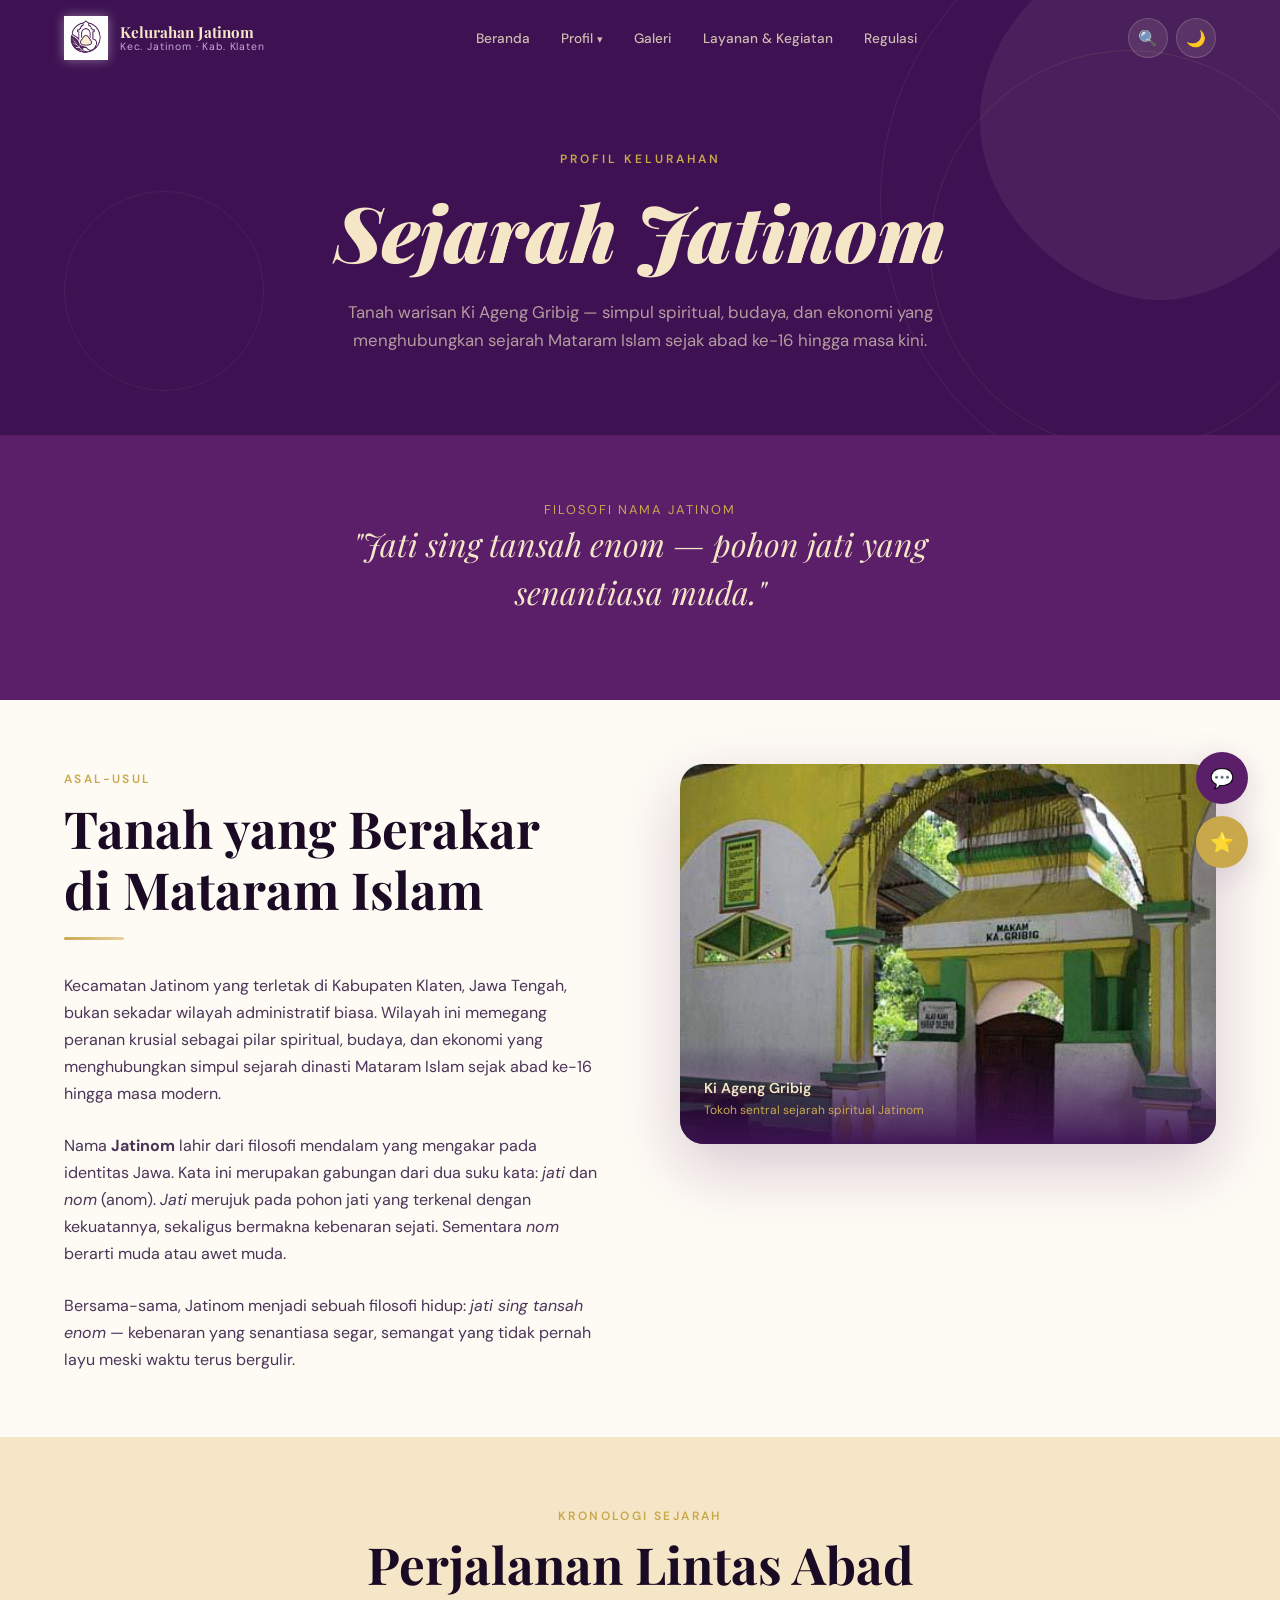
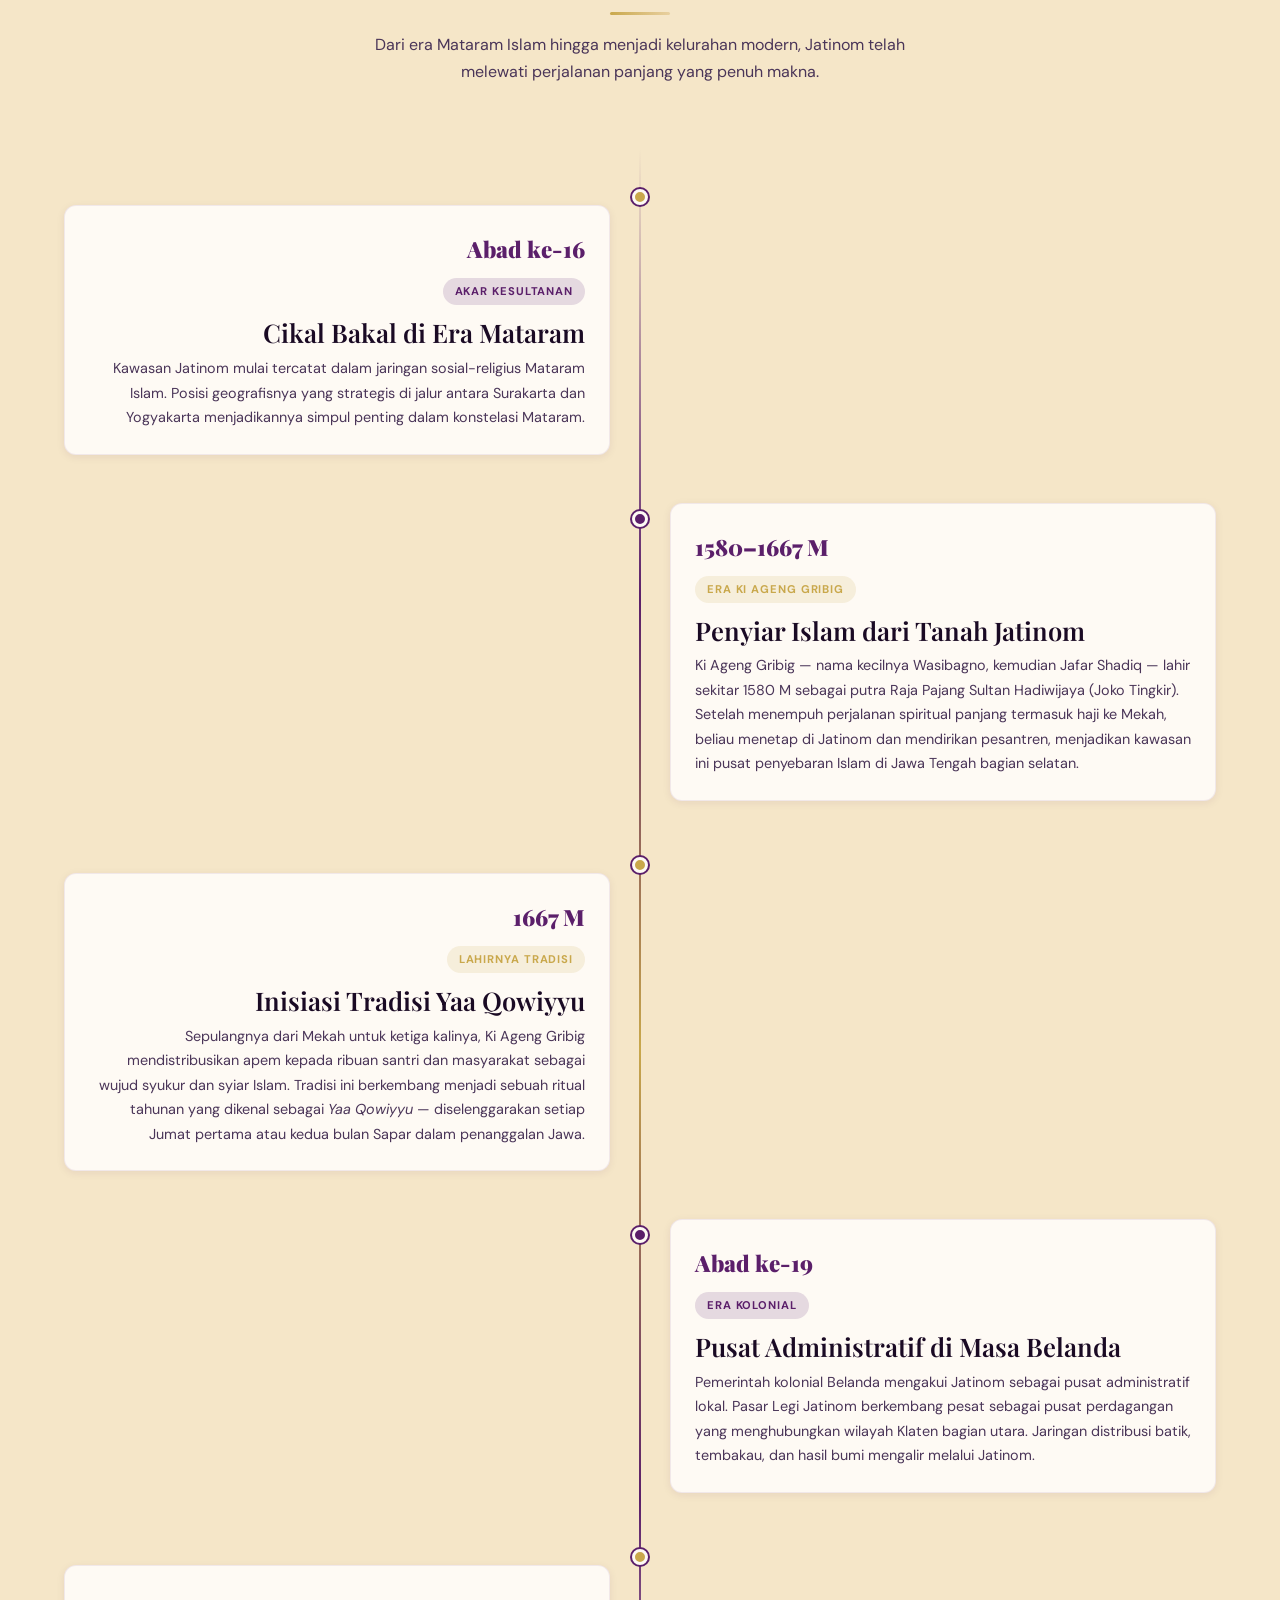
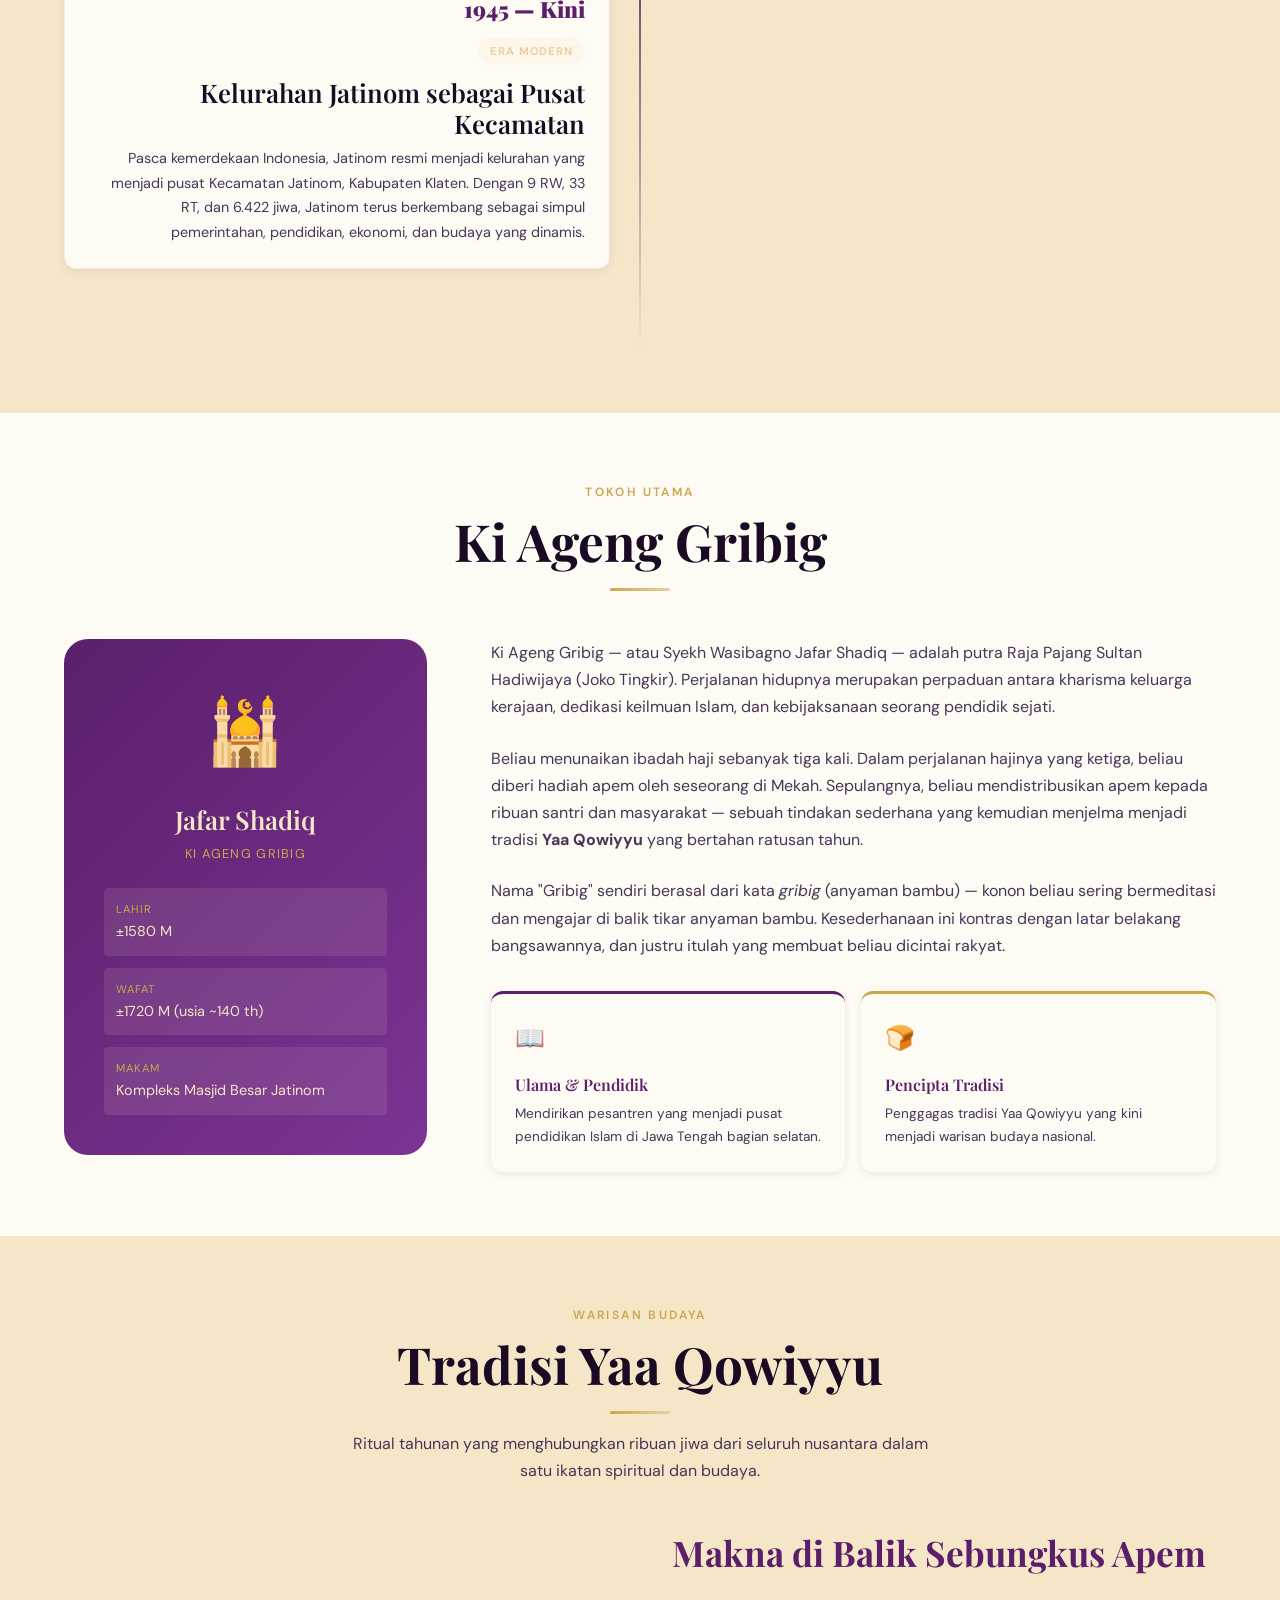
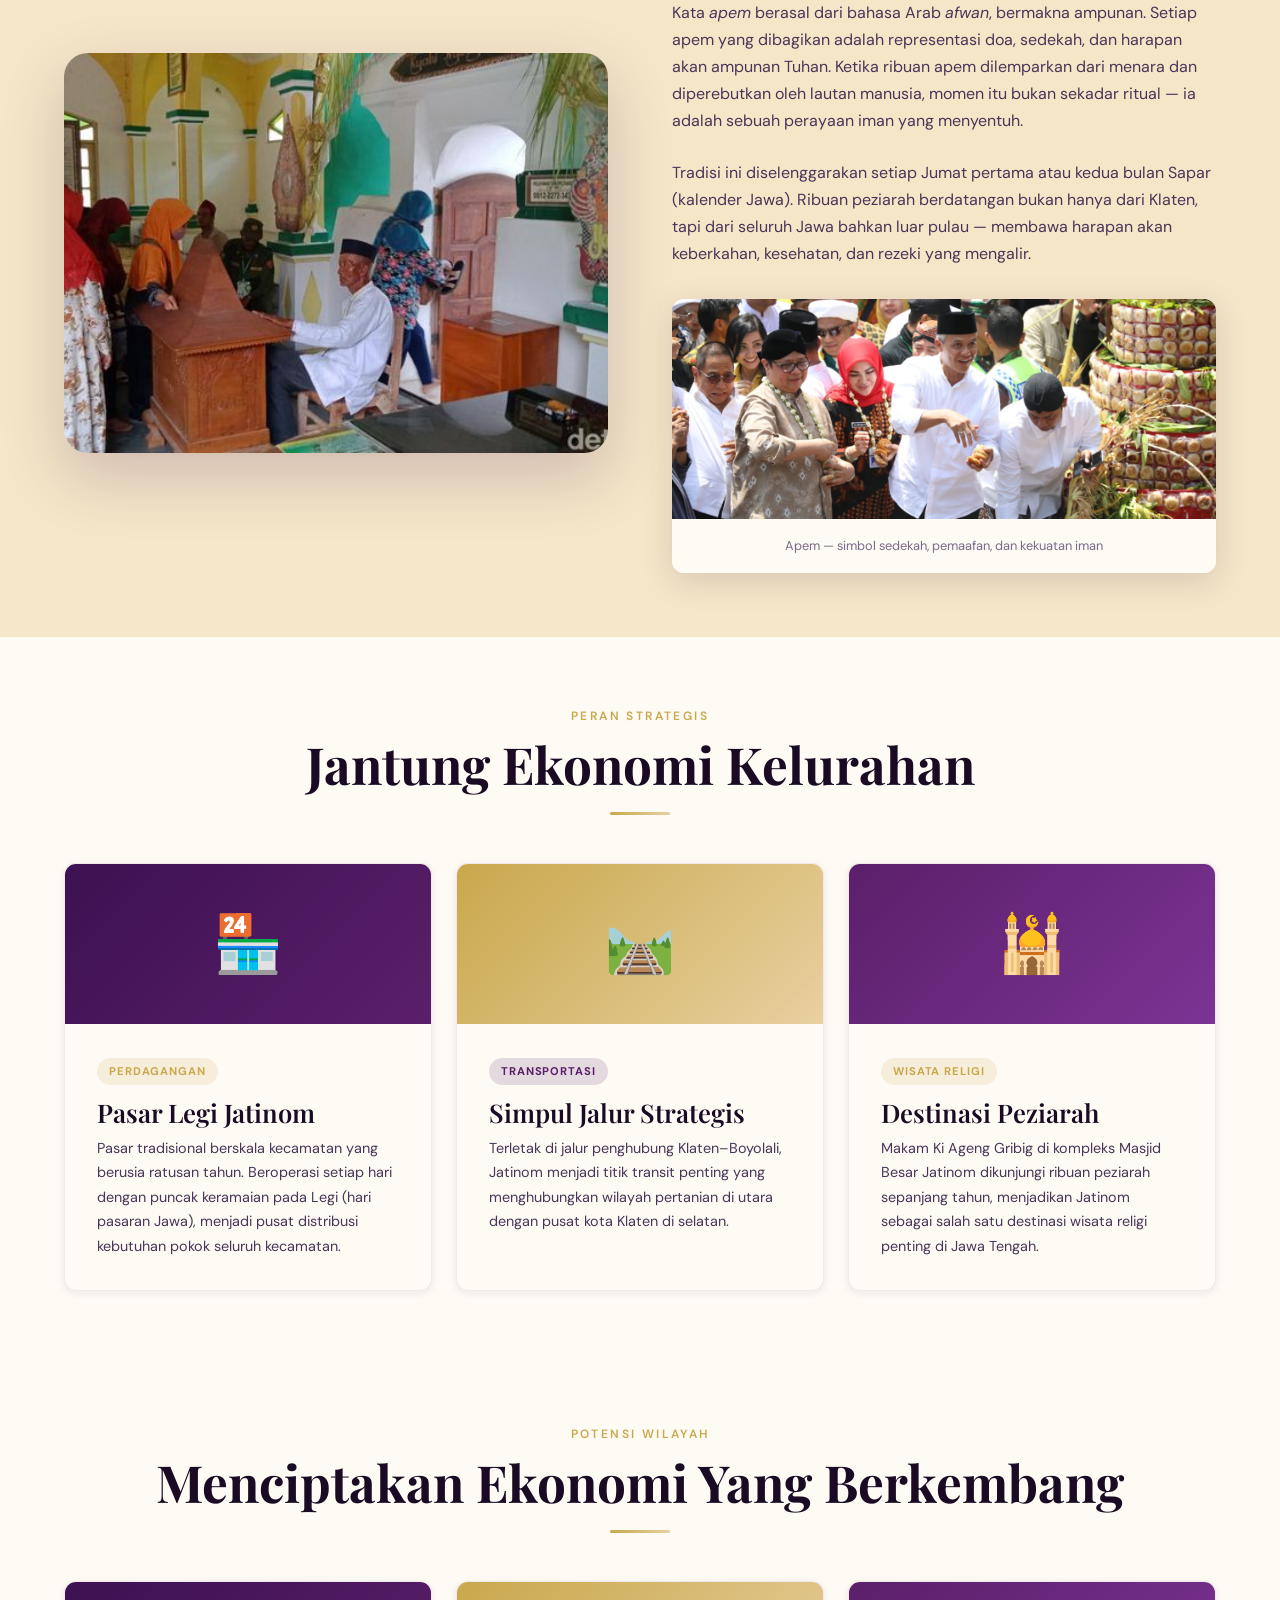
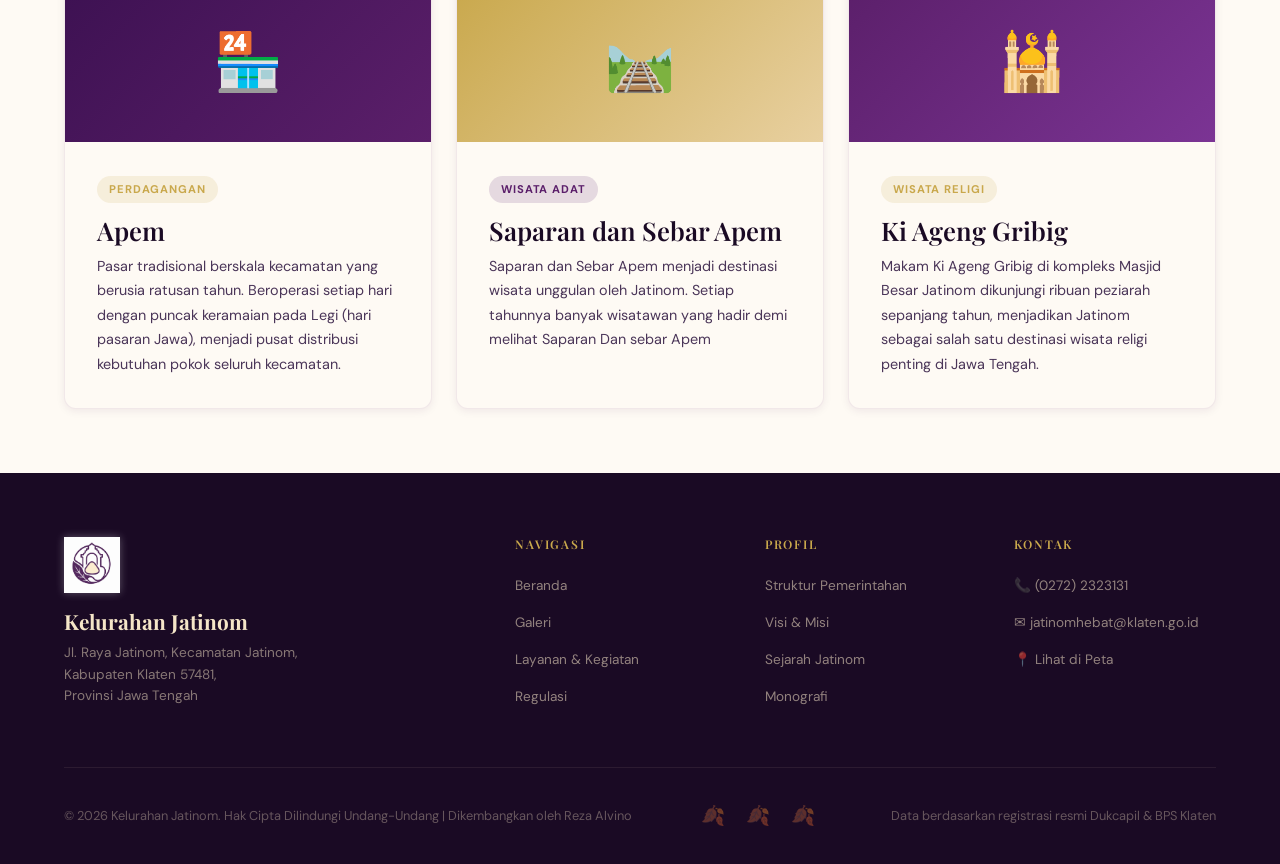
<file: html/profile/sejarah-jatinom.html>
<!DOCTYPE html>
<html lang="id" data-theme="light">
<head>
  <meta charset="UTF-8" />
  <meta name="viewport" content="width=device-width, initial-scale=1.0" />
  <meta name="description" content="Sejarah Kelurahan Jatinom — Tanah warisan Ki Ageng Gribig sejak abad ke-16" />
  <title>Sejarah Jatinom — Kelurahan Jatinom</title>
  <link rel="stylesheet" href="../../style.css" />
  <link rel="icon" type="image/png" href="../../asset/img/logo vektor.final.png" />
</head>
<body>

<div id="progress-bar"></div>

<!-- NAVIGASI -->
<nav id="navbar">
  <div class="container">
    <div class="nav-inner">
      <a href="../../index.html" class="nav-brand">
        <img src="../../asset/img/logo vektor.final.png" alt="Logo Kelurahan Jatinom" />
        <div class="nav-brand-teks">
          <span class="nama">Kelurahan Jatinom</span>
          <span class="sub">Kec. Jatinom · Kab. Klaten</span>
        </div>
      </a>
      <ul class="nav-menu" id="nav-menu">
        <li><a href="../../index.html">Beranda</a></li>
        <li class="nav-dropdown">
          <a href="#" class="aktif">Profil</a>
          <ul class="dropdown-menu">
            <li><a href="struktur-pemerintahan.html">Struktur Pemerintahan</a></li>
            <li><a href="tugas-fungsi.html">Tugas &amp; Fungsi</a></li>
            <li><a href="visi-misi.html">Visi &amp; Misi</a></li>
            <li><a href="monografi-kependudukan.html">Monografi Kependudukan</a></li>
            <li><a href="sejarah-jatinom.html" class="aktif">Sejarah Jatinom</a></li>
          </ul>
        </li>
        <li><a href="../galeri.html">Galeri</a></li>
        <li><a href="../layanan-kegiatan.html">Layanan &amp; Kegiatan</a></li>
        <li><a href="../regulasi.html">Regulasi</a></li>
      </ul>
      <div class="nav-actions">
        <button id="btn-cari" title="Cari">🔍</button>
        <button id="btn-tema" title="Ganti Tema">🌙</button>
        <button id="btn-hamburger" aria-label="Menu"><span></span><span></span><span></span></button>
      </div>
    </div>
  </div>
</nav>

<!-- SEARCH OVERLAY -->
<div id="search-overlay">
  <button id="btn-tutup-search">✕</button>
  <div class="search-box">
    <input type="text" id="input-cari" placeholder="Cari informasi di Kelurahan Jatinom..." autocomplete="off" />
    <p class="search-hint">Tekan <kbd>ESC</kbd> untuk menutup</p>
  </div>
</div>

<!-- PAGE HERO -->
<header style="background:var(--ungu-tua);padding:9rem 0 5rem;position:relative;overflow:hidden;">
  <div class="hero-ornamen">
    <div class="ornamen-lingkaran"></div>
    <div class="ornamen-lingkaran"></div>
    <div class="ornamen-lingkaran"></div>
    <svg class="ornamen-jati" style="width:400px;height:400px;right:-80px;top:-80px;opacity:0.06;" viewBox="0 0 200 200" fill="none" xmlns="http://www.w3.org/2000/svg">
      <path d="M100 10 C60 10,10 50,10 100 C10 150,60 190,100 190 C140 190,190 150,190 100 C190 50,140 10,100 10 Z M100 30 C75 50,50 75,50 100 C50 125,75 150,100 170 C125 150,150 125,150 100 C150 75,125 50,100 30 Z" fill="white"/>
      <line x1="100" y1="30" x2="100" y2="170" stroke="white" stroke-width="2"/>
      <line x1="70" y1="70" x2="100" y2="90" stroke="white" stroke-width="1.5"/>
      <line x1="130" y1="70" x2="100" y2="90" stroke="white" stroke-width="1.5"/>
    </svg>
  </div>
  <div class="container" style="position:relative;z-index:2;text-align:center;">
    <span style="display:inline-block;font-size:0.75rem;font-weight:600;letter-spacing:0.25em;text-transform:uppercase;color:var(--emas);margin-bottom:1rem;">Profil Kelurahan</span>
    <h1 style="color:var(--krem);font-style:italic;font-size:clamp(2.5rem,6vw,5rem);">Sejarah Jatinom</h1>
    <p style="color:rgba(245,230,200,0.65);margin-top:1.25rem;max-width:600px;margin-left:auto;margin-right:auto;font-size:1.05rem;">
      Tanah warisan Ki Ageng Gribig — simpul spiritual, budaya, dan ekonomi yang menghubungkan sejarah Mataram Islam sejak abad ke-16 hingga masa kini.
    </p>
  </div>
</header>

<!-- QUOTE PEMBUKA -->
<section style="background:var(--ungu);padding:4rem 0;">
  <div class="container">
    <blockquote class="fade-masuk" style="text-align:center;max-width:720px;margin:0 auto;">
      <header style="font-size:0.8rem;color:var(--emas);letter-spacing:0.15em;text-transform:uppercase;">Filosofi Nama Jatinom</header>
      <p style="font-family:var(--font-display);font-size:clamp(1.3rem,2.5vw,2rem);font-style:italic;color:var(--krem);line-height:1.5;margin-bottom:1.25rem;">
        "Jati sing tansah enom — pohon jati yang senantiasa muda."
      </p>
      </blockquote>
  </div>
</section>

<!-- PENGANTAR -->
<section class="section">
  <div class="container">
    <div style="display:grid;grid-template-columns:1fr 1fr;gap:5rem;align-items:start;" class="sejarah-intro-grid">
      <div class="fade-masuk">
        <div class="section-header" style="text-align:left;">
          <span class="label">Asal-Usul</span>
          <h2>Tanah yang Berakar<br/>di Mataram Islam</h2>
          <div class="divider-emas" style="margin-left:0;"></div>
        </div>
        <p style="margin-bottom:1.5rem;">Kecamatan Jatinom yang terletak di Kabupaten Klaten, Jawa Tengah, bukan sekadar wilayah administratif biasa. Wilayah ini memegang peranan krusial sebagai pilar spiritual, budaya, dan ekonomi yang menghubungkan simpul sejarah dinasti Mataram Islam sejak abad ke-16 hingga masa modern.</p>
        <p style="margin-bottom:1.5rem;">Nama <strong>Jatinom</strong> lahir dari filosofi mendalam yang mengakar pada identitas Jawa. Kata ini merupakan gabungan dari dua suku kata: <em>jati</em> dan <em>nom</em> (anom). <em>Jati</em> merujuk pada pohon jati yang terkenal dengan kekuatannya, sekaligus bermakna kebenaran sejati. Sementara <em>nom</em> berarti muda atau awet muda.</p>
        <p>Bersama-sama, Jatinom menjadi sebuah filosofi hidup: <em>jati sing tansah enom</em> — kebenaran yang senantiasa segar, semangat yang tidak pernah layu meski waktu terus bergulir.</p>
      </div>
      <div class="fade-masuk delay-2">
        <figure style="border-radius:var(--radius-lg);overflow:hidden;box-shadow:var(--shadow-lg);position:relative;">
          <img src="../../asset/img/ki ageng gribig.jpg" alt="Ki Ageng Gribig" style="width:100%;height:380px;object-fit:cover;" />
          <figcaption style="position:absolute;bottom:0;left:0;right:0;background:linear-gradient(to top,rgba(61,17,82,0.95) 0%,transparent 100%);padding:2rem 1.5rem 1.5rem;">
            <p style="color:var(--krem);font-weight:600;font-size:0.9rem;">Ki Ageng Gribig</p>
            <p style="color:var(--emas);font-size:0.75rem;">Tokoh sentral sejarah spiritual Jatinom</p>
          </figcaption>
        </figure>
      </div>
    </div>
  </div>
</section>

<!-- TIMELINE SEJARAH -->
<section class="section bg-alt">
  <div class="container">
    <div class="section-header fade-masuk">
      <span class="label">Kronologi Sejarah</span>
      <h2>Perjalanan Lintas Abad</h2>
      <div class="divider-emas"></div>
      <p style="max-width:600px;margin:1rem auto 0;">Dari era Mataram Islam hingga menjadi kelurahan modern, Jatinom telah melewati perjalanan panjang yang penuh makna.</p>
    </div>

    <div class="timeline" style="margin-top:4rem;">

      <!-- Abad 16 — Akar Kesultanan -->
      <article class="timeline-item fade-masuk">
        <div class="timeline-kosong"></div>
        <div class="timeline-titik"><div class="timeline-dot"></div></div>
        <div class="timeline-konten">
          <div class="timeline-tahun">Abad ke-16</div>
          <span class="badge badge-ungu" style="margin-bottom:0.75rem;">Akar Kesultanan</span>
          <h4>Cikal Bakal di Era Mataram</h4>
          <p style="font-size:0.9rem;margin-top:0.5rem;">Kawasan Jatinom mulai tercatat dalam jaringan sosial-religius Mataram Islam. Posisi geografisnya yang strategis di jalur antara Surakarta dan Yogyakarta menjadikannya simpul penting dalam konstelasi Mataram.</p>
        </div>
      </article>

      <!-- Abad 17 — Ki Ageng Gribig -->
      <article class="timeline-item fade-masuk delay-1">
        <div class="timeline-konten">
          <div class="timeline-tahun">1580–1667 M</div>
          <span class="badge badge-emas" style="margin-bottom:0.75rem;">Era Ki Ageng Gribig</span>
          <h4>Penyiar Islam dari Tanah Jatinom</h4>
          <p style="font-size:0.9rem;margin-top:0.5rem;">Ki Ageng Gribig — nama kecilnya Wasibagno, kemudian Jafar Shadiq — lahir sekitar 1580 M sebagai putra Raja Pajang Sultan Hadiwijaya (Joko Tingkir). Setelah menempuh perjalanan spiritual panjang termasuk haji ke Mekah, beliau menetap di Jatinom dan mendirikan pesantren, menjadikan kawasan ini pusat penyebaran Islam di Jawa Tengah bagian selatan.</p>
        </div>
        <div class="timeline-titik"><div class="timeline-dot" style="background:var(--ungu);"></div></div>
        <div class="timeline-kosong"></div>
      </article>

      <!-- 1667 — Tradisi Yaa Qowiyyu -->
      <article class="timeline-item fade-masuk delay-2">
        <div class="timeline-kosong"></div>
        <div class="timeline-titik"><div class="timeline-dot"></div></div>
        <div class="timeline-konten">
          <div class="timeline-tahun">1667 M</div>
          <span class="badge badge-emas" style="margin-bottom:0.75rem;">Lahirnya Tradisi</span>
          <h4>Inisiasi Tradisi Yaa Qowiyyu</h4>
          <p style="font-size:0.9rem;margin-top:0.5rem;">Sepulangnya dari Mekah untuk ketiga kalinya, Ki Ageng Gribig mendistribusikan apem kepada ribuan santri dan masyarakat sebagai wujud syukur dan syiar Islam. Tradisi ini berkembang menjadi sebuah ritual tahunan yang dikenal sebagai <em>Yaa Qowiyyu</em> — diselenggarakan setiap Jumat pertama atau kedua bulan Sapar dalam penanggalan Jawa.</p>
        </div>
      </article>

      <!-- Abad 19 — Era Kolonial -->
      <article class="timeline-item fade-masuk delay-1">
        <div class="timeline-konten">
          <div class="timeline-tahun">Abad ke-19</div>
          <span class="badge badge-ungu" style="margin-bottom:0.75rem;">Era Kolonial</span>
          <h4>Pusat Administratif di Masa Belanda</h4>
          <p style="font-size:0.9rem;margin-top:0.5rem;">Pemerintah kolonial Belanda mengakui Jatinom sebagai pusat administratif lokal. Pasar Legi Jatinom berkembang pesat sebagai pusat perdagangan yang menghubungkan wilayah Klaten bagian utara. Jaringan distribusi batik, tembakau, dan hasil bumi mengalir melalui Jatinom.</p>
        </div>
        <div class="timeline-titik"><div class="timeline-dot" style="background:var(--ungu);"></div></div>
        <div class="timeline-kosong"></div>
      </article>

      <!-- Pasca Kemerdekaan -->
      <article class="timeline-item fade-masuk delay-2">
        <div class="timeline-kosong"></div>
        <div class="timeline-titik"><div class="timeline-dot"></div></div>
        <div class="timeline-konten">
          <div class="timeline-tahun">1945 — Kini</div>
          <span class="badge badge-krem" style="margin-bottom:0.75rem;">Era Modern</span>
          <h4>Kelurahan Jatinom sebagai Pusat Kecamatan</h4>
          <p style="font-size:0.9rem;margin-top:0.5rem;">Pasca kemerdekaan Indonesia, Jatinom resmi menjadi kelurahan yang menjadi pusat Kecamatan Jatinom, Kabupaten Klaten. Dengan 9 RW, 33 RT, dan 6.422 jiwa, Jatinom terus berkembang sebagai simpul pemerintahan, pendidikan, ekonomi, dan budaya yang dinamis.</p>
        </div>
      </article>

    </div>
  </div>
</section>

<!-- KI AGENG GRIBIG — TOKOH SENTRAL -->
<section class="section">
  <div class="container">
    <div class="section-header fade-masuk">
      <span class="label">Tokoh Utama</span>
      <h2>Ki Ageng Gribig</h2>
      <div class="divider-emas"></div>
    </div>
    <div style="display:grid;grid-template-columns:1fr 2fr;gap:4rem;align-items:start;margin-top:3rem;" class="tokoh-grid">
      <div class="fade-masuk">
        <div style="background:linear-gradient(135deg,var(--ungu),var(--ungu-muda));border-radius:var(--radius-lg);padding:2.5rem;text-align:center;">
          <div style="font-size:4rem;margin-bottom:1rem;">🕌</div>
          <h4 style="color:var(--krem);margin-bottom:0.5rem;">Jafar Shadiq</h4>
          <p style="color:var(--emas);font-size:0.8rem;letter-spacing:0.1em;text-transform:uppercase;margin-bottom:1.5rem;">Ki Ageng Gribig</p>
          <div style="display:flex;flex-direction:column;gap:0.75rem;">
            <div style="background:rgba(245,230,200,0.1);border-radius:var(--radius-sm);padding:0.75rem;text-align:left;">
              <p style="color:var(--emas);font-size:0.7rem;text-transform:uppercase;letter-spacing:0.1em;">Lahir</p>
              <p style="color:var(--krem);font-size:0.9rem;">±1580 M</p>
            </div>
            <div style="background:rgba(245,230,200,0.1);border-radius:var(--radius-sm);padding:0.75rem;text-align:left;">
              <p style="color:var(--emas);font-size:0.7rem;text-transform:uppercase;letter-spacing:0.1em;">Wafat</p>
              <p style="color:var(--krem);font-size:0.9rem;">±1720 M (usia ~140 th)</p>
            </div>
            <div style="background:rgba(245,230,200,0.1);border-radius:var(--radius-sm);padding:0.75rem;text-align:left;">
              <p style="color:var(--emas);font-size:0.7rem;text-transform:uppercase;letter-spacing:0.1em;">Makam</p>
              <p style="color:var(--krem);font-size:0.9rem;">Kompleks Masjid Besar Jatinom</p>
            </div>
          </div>
        </div>
      </div>
      <div class="fade-masuk delay-2">
        <p style="margin-bottom:1.5rem;">Ki Ageng Gribig — atau Syekh Wasibagno Jafar Shadiq — adalah putra Raja Pajang Sultan Hadiwijaya (Joko Tingkir). Perjalanan hidupnya merupakan perpaduan antara kharisma keluarga kerajaan, dedikasi keilmuan Islam, dan kebijaksanaan seorang pendidik sejati.</p>
        <p style="margin-bottom:1.5rem;">Beliau menunaikan ibadah haji sebanyak tiga kali. Dalam perjalanan hajinya yang ketiga, beliau diberi hadiah apem oleh seseorang di Mekah. Sepulangnya, beliau mendistribusikan apem kepada ribuan santri dan masyarakat — sebuah tindakan sederhana yang kemudian menjelma menjadi tradisi <strong>Yaa Qowiyyu</strong> yang bertahan ratusan tahun.</p>
        <p style="margin-bottom:2rem;">Nama "Gribig" sendiri berasal dari kata <em>gribig</em> (anyaman bambu) — konon beliau sering bermeditasi dan mengajar di balik tikar anyaman bambu. Kesederhanaan ini kontras dengan latar belakang bangsawannya, dan justru itulah yang membuat beliau dicintai rakyat.</p>
        <div style="display:grid;grid-template-columns:1fr 1fr;gap:1rem;">
          <div class="info-kartu" style="padding:1.5rem;">
            <div class="ikon" style="font-size:1.5rem;">📖</div>
            <h4 style="font-size:1rem;">Ulama &amp; Pendidik</h4>
            <p style="font-size:0.85rem;">Mendirikan pesantren yang menjadi pusat pendidikan Islam di Jawa Tengah bagian selatan.</p>
          </div>
          <div class="info-kartu" style="padding:1.5rem;border-top-color:var(--emas);">
            <div class="ikon" style="font-size:1.5rem;">🍞</div>
            <h4 style="font-size:1rem;">Pencipta Tradisi</h4>
            <p style="font-size:0.85rem;">Penggagas tradisi Yaa Qowiyyu yang kini menjadi warisan budaya nasional.</p>
          </div>
        </div>
      </div>
    </div>
  </div>
</section>

<!-- YAA QOWIYYU -->
<section class="section bg-alt">
  <div class="container">
    <div class="section-header fade-masuk">
      <span class="label">Warisan Budaya</span>
      <h2>Tradisi Yaa Qowiyyu</h2>
      <div class="divider-emas"></div>
      <p style="max-width:600px;margin:1rem auto 0;">Ritual tahunan yang menghubungkan ribuan jiwa dari seluruh nusantara dalam satu ikatan spiritual dan budaya.</p>
    </div>

    <div style="display:grid;grid-template-columns:1fr 1fr;gap:4rem;align-items:center;margin-top:3rem;" class="yaqowiyyu-grid">
      <div class="fade-masuk">
        <figure style="border-radius:var(--radius-lg);overflow:hidden;box-shadow:var(--shadow-lg);">
          <img src="../../asset/img/peziarah.jpeg" alt="Peziarah Yaa Qowiyyu" style="width:100%;height:400px;object-fit:cover;" />
        </figure>
      </div>
      <div class="fade-masuk delay-2">
        <h3 style="margin-bottom:1.5rem;color:var(--ungu);">Makna di Balik Sebungkus Apem</h3>
        <p style="margin-bottom:1.5rem;">Kata <em>apem</em> berasal dari bahasa Arab <em>afwan</em>, bermakna ampunan. Setiap apem yang dibagikan adalah representasi doa, sedekah, dan harapan akan ampunan Tuhan. Ketika ribuan apem dilemparkan dari menara dan diperebutkan oleh lautan manusia, momen itu bukan sekadar ritual — ia adalah sebuah perayaan iman yang menyentuh.</p>
        <p style="margin-bottom:2rem;">Tradisi ini diselenggarakan setiap Jumat pertama atau kedua bulan Sapar (kalender Jawa). Ribuan peziarah berdatangan bukan hanya dari Klaten, tapi dari seluruh Jawa bahkan luar pulau — membawa harapan akan keberkahan, kesehatan, dan rezeki yang mengalir.</p>
        <figure style="border-radius:var(--radius-md);overflow:hidden;box-shadow:var(--shadow-md);">
          <img src="../../asset/img/apem.jpg" alt="Apem — simbol tradisi Yaa Qowiyyu" style="width:100%;height:220px;object-fit:cover;" />
          <figcaption style="padding:1rem;background:var(--putih);font-size:0.8rem;color:var(--teks-muted);text-align:center;">Apem — simbol sedekah, pemaafan, dan kekuatan iman</figcaption>
        </figure>
      </div>
    </div>
  </div>
</section>

<!-- JATINOM SEBAGAI PUSAT EKONOMI -->
<section class="section">
  <div class="container">
    <div class="section-header fade-masuk">
      <span class="label">Peran Strategis</span>
      <h2>Jantung Ekonomi Kelurahan</h2>
      <div class="divider-emas"></div>
    </div>
    <div style="display:grid;grid-template-columns:repeat(3,1fr);gap:1.5rem;margin-top:3rem;" class="ekonomi-grid">
      <article class="kartu fade-masuk delay-1">
        <div style="height:160px;background:linear-gradient(135deg,var(--ungu-tua),var(--ungu));display:flex;align-items:center;justify-content:center;font-size:3.5rem;">🏪</div>
        <div class="kartu-isi">
          <span class="badge badge-emas" style="margin-bottom:0.75rem;">Perdagangan</span>
          <h4>Pasar Legi Jatinom</h4>
          <p style="margin-top:0.5rem;font-size:0.9rem;">Pasar tradisional berskala kecamatan yang berusia ratusan tahun. Beroperasi setiap hari dengan puncak keramaian pada Legi (hari pasaran Jawa), menjadi pusat distribusi kebutuhan pokok seluruh kecamatan.</p>
        </div>
      </article>
      <article class="kartu fade-masuk delay-2">
        <div style="height:160px;background:linear-gradient(135deg,var(--emas),var(--krem-tua));display:flex;align-items:center;justify-content:center;font-size:3.5rem;">🛤️</div>
        <div class="kartu-isi">
          <span class="badge badge-ungu" style="margin-bottom:0.75rem;">Transportasi</span>
          <h4>Simpul Jalur Strategis</h4>
          <p style="margin-top:0.5rem;font-size:0.9rem;">Terletak di jalur penghubung Klaten–Boyolali, Jatinom menjadi titik transit penting yang menghubungkan wilayah pertanian di utara dengan pusat kota Klaten di selatan.</p>
        </div>
      </article>
      <article class="kartu fade-masuk delay-3">
        <div style="height:160px;background:linear-gradient(135deg,var(--ungu),var(--ungu-muda));display:flex;align-items:center;justify-content:center;font-size:3.5rem;">🕌</div>
        <div class="kartu-isi">
          <span class="badge badge-emas" style="margin-bottom:0.75rem;">Wisata Religi</span>
          <h4>Destinasi Peziarah</h4>
          <p style="margin-top:0.5rem;font-size:0.9rem;">Makam Ki Ageng Gribig di kompleks Masjid Besar Jatinom dikunjungi ribuan peziarah sepanjang tahun, menjadikan Jatinom sebagai salah satu destinasi wisata religi penting di Jawa Tengah.</p>
        </div>
      </article>
    </div>
  </div>
</section>

  <!-- POTENSI JATINOM -->
<section class="section">
  <div class="container">
    <div class="section-header fade-masuk">
      <span class="label">Potensi Wilayah</span>
      <h2>Menciptakan Ekonomi Yang Berkembang</h2>
      <div class="divider-emas"></div>
    </div>
    <div style="display:grid;grid-template-columns:repeat(3,1fr);gap:1.5rem;margin-top:3rem;" class="ekonomi-grid">
      <article class="kartu fade-masuk delay-1">
        <div style="height:160px;background:linear-gradient(135deg,var(--ungu-tua),var(--ungu));display:flex;align-items:center;justify-content:center;font-size:3.5rem;">🏪</div>
        <div class="kartu-isi">
          <span class="badge badge-emas" style="margin-bottom:0.75rem;">Perdagangan</span>
          <h4>Apem</h4>
          <p style="margin-top:0.5rem;font-size:0.9rem;">Pasar tradisional berskala kecamatan yang berusia ratusan tahun. Beroperasi setiap hari dengan puncak keramaian pada Legi (hari pasaran Jawa), menjadi pusat distribusi kebutuhan pokok seluruh kecamatan.</p>
        </div>
      </article>
      <article class="kartu fade-masuk delay-2">
        <div style="height:160px;background:linear-gradient(135deg,var(--emas),var(--krem-tua));display:flex;align-items:center;justify-content:center;font-size:3.5rem;">🛤️</div>
        <div class="kartu-isi">
          <span class="badge badge-ungu" style="margin-bottom:0.75rem;">Wisata Adat</span>
          <h4>Saparan dan Sebar Apem</h4>
          <p style="margin-top:0.5rem;font-size:0.9rem;">Saparan dan Sebar Apem menjadi destinasi wisata unggulan oleh Jatinom. Setiap tahunnya banyak wisatawan yang hadir demi melihat Saparan Dan sebar Apem</p>
        </div>
      </article>
      <article class="kartu fade-masuk delay-3">
        <div style="height:160px;background:linear-gradient(135deg,var(--ungu),var(--ungu-muda));display:flex;align-items:center;justify-content:center;font-size:3.5rem;">🕌</div>
        <div class="kartu-isi">
          <span class="badge badge-emas" style="margin-bottom:0.75rem;">Wisata Religi</span>
          <h4>Ki Ageng Gribig</h4>
          <p style="margin-top:0.5rem;font-size:0.9rem;">Makam Ki Ageng Gribig di kompleks Masjid Besar Jatinom dikunjungi ribuan peziarah sepanjang tahun, menjadikan Jatinom sebagai salah satu destinasi wisata religi penting di Jawa Tengah.</p>
        </div>
      </article>
    </div>
  </div>
</section>


<!-- FOOTER -->
<footer>
  <div class="container">
    <div class="footer-grid">
      <div class="footer-brand">
        <img src="../../asset/img/logo vektor.final.png" alt="Logo Jatinom" />
        <h3>Kelurahan Jatinom</h3>
        <p>Jl. Raya Jatinom, Kecamatan Jatinom,<br/>Kabupaten Klaten 57481,<br/>Provinsi Jawa Tengah</p>
      </div>
      <div class="footer-kolom">
        <h5>Navigasi</h5>
        <ul>
          <li><a href="../../index.html">Beranda</a></li>
          <li><a href="../galeri.html">Galeri</a></li>
          <li><a href="../layanan-kegiatan.html">Layanan &amp; Kegiatan</a></li>
          <li><a href="../regulasi.html">Regulasi</a></li>
        </ul>
      </div>
      <div class="footer-kolom">
        <h5>Profil</h5>
        <ul>
          <li><a href="struktur-pemerintahan.html">Struktur Pemerintahan</a></li>
          <li><a href="visi-misi.html">Visi &amp; Misi</a></li>
          <li><a href="sejarah-jatinom.html">Sejarah Jatinom</a></li>
          <li><a href="monografi-kependudukan.html">Monografi</a></li>
        </ul>
      </div>
      <div class="footer-kolom">
        <h5>Kontak</h5>
        <ul>
          <li><a href="#">📞 (0272) 2323131</a></li>
          <li><a href="#">✉ jatinomhebat@klaten.go.id</a></li>
          <li><a href="map-caption">📍 Lihat di Peta</a></li>
        </ul>
      </div>
    </div>
    <div class="footer-bawah">
      <p>© 2026 Kelurahan Jatinom. Hak Cipta Dilindungi Undang-Undang | Dikembangkan oleh Reza Alvino</p>
      <div class="ornamen">🍂 🍂 🍂</div>
      <p>Data berdasarkan registrasi resmi Dukcapil &amp; BPS Klaten</p>
    </div>
  </div>
</footer>

<!-- FAB -->
<div class="fab-group">
  <button class="fab" id="btn-aduan" style="background:var(--ungu);color:var(--krem);" title="Aduan &amp; Keluhan">💬<span class="fab-tooltip">Aduan &amp; Keluhan</span></button>
  <button class="fab" id="btn-penilaian" style="background:var(--emas);color:var(--hitam);" title="Nilai Website Ini">⭐<span class="fab-tooltip">Nilai Website Ini</span></button>
</div>
<button id="back-top" title="Kembali ke atas">↑</button>

<!-- MODAL ADUAN -->
<div class="modal-overlay" id="modal-aduan">
  <div class="modal-konten">
    <button class="modal-tutup" data-tutup="modal-aduan">✕</button>
    <h3 style="margin-bottom:0.5rem;">Aduan &amp; Keluhan</h3>
    <p style="margin-bottom:2rem;font-size:0.9rem;">Sampaikan masukan atau keluhan Anda kepada pihak kelurahan.</p>
    <div class="form-grup"><label>Nama Lengkap</label><input type="text" placeholder="Masukkan nama Anda" /></div>
    <div class="form-grup"><label>Nomor Telepon</label><input type="tel" placeholder="08xx xxxx xxxx" /></div>
    <div class="form-grup"><label>Jenis Aduan</label><select><option>Pilih jenis aduan...</option><option>Pelayanan Administrasi</option><option>Infrastruktur &amp; Fasilitas</option><option>Kebersihan Lingkungan</option><option>Lainnya</option></select></div>
    <div class="form-grup"><label>Isi Aduan</label><textarea placeholder="Tuliskan aduan Anda..."></textarea></div>
    <button class="btn btn-primer" style="width:100%;justify-content:center;">Kirim Aduan</button>
  </div>
</div>
<div class="modal-overlay" id="modal-penilaian">
  <div class="modal-konten" style="text-align:center;max-width:450px;">
    <button class="modal-tutup" data-tutup="modal-penilaian">✕</button>
    <div style="font-size:3rem;margin-bottom:1rem;">⭐</div>
    <h3 style="margin-bottom:0.5rem;">Bagaimana Website Ini?</h3>
    <p style="margin-bottom:2rem;font-size:0.9rem;">Penilaian Anda membantu kami berkembang.</p>
    <div class="rating-bintang" id="rating-bintang" style="justify-content:center;margin-bottom:1.5rem;">
      <span class="bintang" data-nilai="1">★</span><span class="bintang" data-nilai="2">★</span><span class="bintang" data-nilai="3">★</span><span class="bintang" data-nilai="4">★</span><span class="bintang" data-nilai="5">★</span>
    </div>
    <div class="form-grup" style="text-align:left;"><label>Komentar (opsional)</label><textarea placeholder="Ada yang ingin disampaikan?" style="min-height:80px;"></textarea></div>
    <button class="btn btn-primer" style="width:100%;justify-content:center;">Kirim Penilaian</button>
  </div>
</div>
<style>
  /* ── RESPONSIF ──────────────────────────────────────────── */

/* Tablet landscape 1024px */
@media (max-width: 1024px) {
  .hero-konten { gap: 2.5rem; padding-top: 7rem; }
  .sambutan-frame { max-width: 400px; }
  .tentang-grid { grid-template-columns: 1fr 1fr; gap: 2.5rem; }
  .grid-3 { grid-template-columns: repeat(2, 1fr); }
  .grid-3 .kartu:last-child { grid-column: span 2; max-width: 420px; margin: 0 auto; width: 100%; }
  .tradisi-grid .kartu:last-child { grid-column: span 2; max-width: 420px; }
  .jam-inner { grid-template-columns: 1fr; gap: 1.5rem; }
  .jam-grid { grid-template-columns: repeat(4, 1fr); }
}

/* Tablet portrait 768px */
@media (max-width: 768px) {
  :root { --space-lg: 2.5rem; }
  .hero-konten { grid-template-columns: 1fr; padding-top: 6rem; padding-bottom: 5rem; text-align: center; }
  .hero-teks .label-atas { justify-content: center; }
  .hero-teks .deskripsi { margin-left: auto; margin-right: auto; }
  .hero-actions { justify-content: center; }
  .sambutan-wrapper { display: none; }
  .ornamen-jati { width: 300px; height: 300px; }
  .nav-menu { display: none; }
  #btn-hamburger { display: flex; }
  .nav-menu.aktif { display: flex; flex-direction: column; position: fixed; top: 0; left: 0; right: 0; bottom: 0; background: var(--ungu-tua); z-index: 999; align-items: center; justify-content: center; gap: 0.75rem; padding: 2rem; }
  .nav-menu.aktif > li > a { font-size: 1.3rem; padding: 0.75rem 1.5rem; }
  .nav-dropdown > a::after { display: none; }
  .dropdown-menu { display: block; position: static; background: transparent; box-shadow: none; border: none; text-align: center; }
  .dropdown-menu a { font-size: 0.95rem; color: rgba(245,230,200,0.65); padding: 0.4rem 1rem; }
  .tentang-grid { grid-template-columns: 1fr; gap: 2rem; }
  .section-header--kiri { text-align: center; }
  .section-header--kiri .divider-emas { margin: 1rem auto; }
  .tentang-mini-grid { grid-template-columns: 1fr 1fr; }
  .grid-3 { grid-template-columns: 1fr; }
  .grid-3 .kartu:last-child { grid-column: span 1; max-width: 100%; }
  .tradisi-grid .kartu:last-child { grid-column: span 1; max-width: 100%; }
  .stat-grid { grid-template-columns: repeat(2, 1fr); }
  .stat-item { border-right: none; border-bottom: 1px solid rgba(245,230,200,0.1); padding: 1.5rem 1rem; }
  .jam-band .jam-inner { grid-template-columns: 1fr; }
  .jam-grid { grid-template-columns: repeat(2, 1fr); gap: 1rem; }
  .footer-grid { grid-template-columns: 1fr 1fr; gap: 2rem; }
  .footer-brand { grid-column: span 2; }
  .modal-konten { padding: 2rem; }
  .modal-konten--center { max-width: 100%; }
  .fab-group { bottom: 1rem; right: 1rem; }
  .fab-tooltip { display: none; }
  .timeline::before { left: 20px; transform: none; }
  .timeline-item { grid-template-columns: 44px 1fr; gap: 0; }
  .timeline-item:nth-child(odd) .timeline-konten,
  .timeline-item:nth-child(even) .timeline-konten { grid-column: 2; text-align: left; }
  .timeline-item:nth-child(odd) .timeline-kosong,
  .timeline-item:nth-child(even) .timeline-kosong { display: none; }
  .timeline-titik { grid-column: 1; grid-row: 1; }
}

/* Mobile 480px */
@media (max-width: 480px) {
  :root { --space-lg: 2rem; }
  .hero-teks h1 { font-size: 2.2rem; }
  .hero-actions { flex-direction: column; align-items: center; }
  .hero-actions .btn { width: 100%; justify-content: center; }
  .tentang-mini-grid { grid-template-columns: 1fr; }
  .stat-grid { grid-template-columns: 1fr 1fr; }
  .jam-grid { grid-template-columns: 1fr 1fr; }
  .footer-grid { grid-template-columns: 1fr; }
  .footer-brand { grid-column: span 1; }
  .galeri-grid { grid-template-columns: 1fr; }
  .flyer-grid { grid-template-columns: 1fr 1fr; }
  .struktur-level { flex-direction: column; align-items: center; gap: 1rem; }
  .struktur-garis-h::before { display: none; }
  .ticker-item { font-size: 0.75rem; padding: 0 1.5rem; }
  .modal-konten { padding: 1.5rem; border-radius: var(--radius-md); }
  .rating-bintang { font-size: 1.7rem; }
}

/* Mobile kecil 360px */
@media (max-width: 360px) {
  .hero-teks h1 { font-size: 1.9rem; }
  .nav-brand-teks .nama { font-size: 0.82rem; }
  .nav-brand-teks .sub { display: none; }
  .stat-angka { font-size: 2rem; }
  .btn { padding: 0.65rem 1.2rem; font-size: 0.8rem; }
  .flyer-grid { grid-template-columns: 1fr; }
}

/* Touch device */
@media (hover: none) {
  .kartu:hover { transform: none; }
  .info-kartu:hover { transform: none; }
  .btn:hover { transform: none; }
  .fab:hover { transform: scale(1.05); }
}

/* Landscape HP */
@media (max-width: 768px) and (orientation: landscape) {
  .hero { min-height: auto; }
  .hero-konten { padding-top: 5rem; padding-bottom: 4rem; }
  .page-hero { padding: 5rem 0 3rem; }
}
  </style>
<script src="../../script.js"></script>
</body>
</html>
</file>
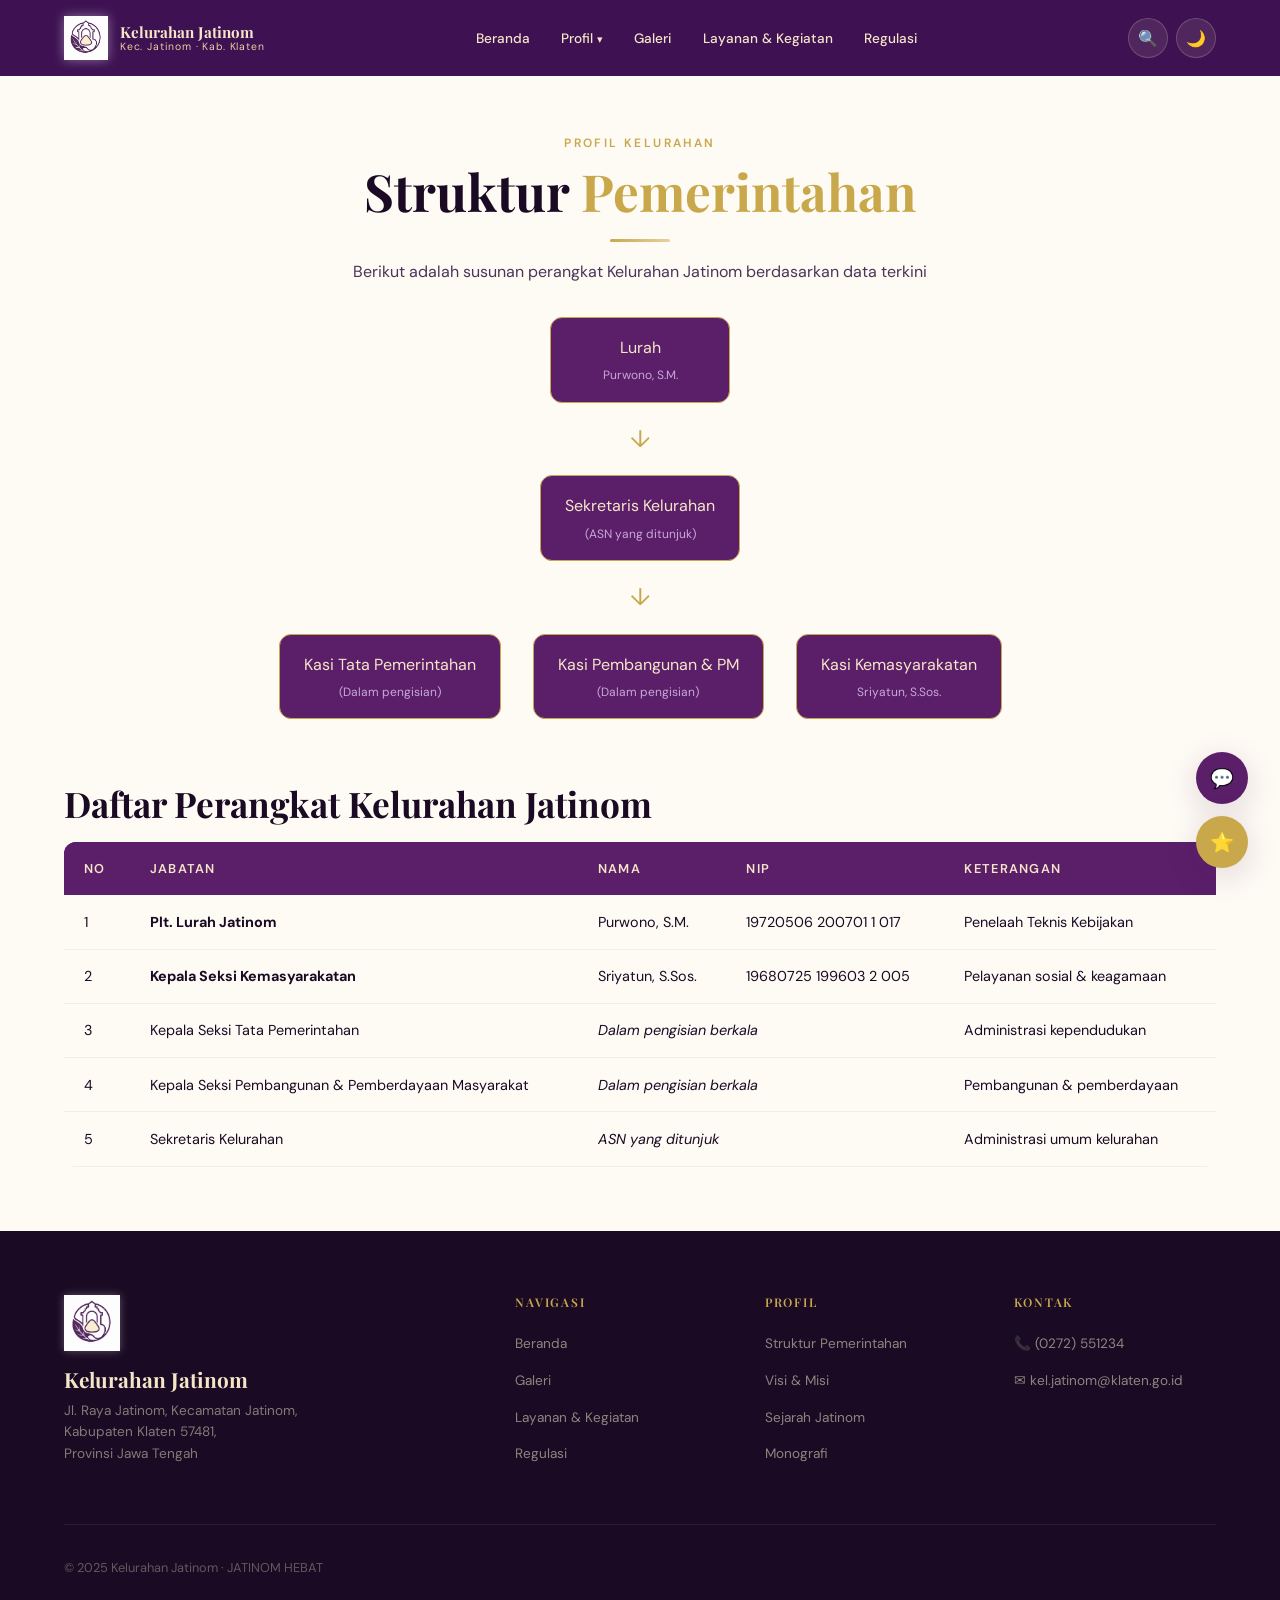
<file: html/profile/struktur-pemerintahan.html>
<!DOCTYPE html>
<html lang="id" data-theme="light">
<head>
  <meta charset="UTF-8" />
  <meta name="viewport" content="width=device-width, initial-scale=1.0" />
  <meta name="description" content="Struktur Pemerintahan Kelurahan Jatinom, Kecamatan Jatinom, Kabupaten Klaten" />
  <title>Struktur Pemerintahan - Kelurahan Jatinom</title>
  <link rel="stylesheet" href="../../style.css" />
  <link rel="icon" type="image/png" href="../../asset/img/logo vektor.final.png" />
  <style>
    /* Navbar kontras langsung di HTML */
    [data-theme="light"] #navbar { background: #3D1152; }
    [data-theme="light"] .nav-menu a { color: #F5E6C8; }
    [data-theme="light"] .nav-menu a:hover,
    [data-theme="light"] .nav-menu a.aktif { color: #C9A84C; background: rgba(245,230,200,0.15); }
    [data-theme="light"] .nav-brand-teks .nama { color: #F5E6C8; }
    [data-theme="light"] .nav-brand-teks .sub { color: #E8D0A0; }

    [data-theme="dark"] #navbar { background: #F5E6C8; }
    [data-theme="dark"] .nav-menu a { color: #3D1152; }
    [data-theme="dark"] .nav-menu a:hover,
    [data-theme="dark"] .nav-menu a.aktif { color: #5B1F6A; background: rgba(91,31,106,0.1); }
    [data-theme="dark"] .nav-brand-teks .nama { color: #3D1152; }
    [data-theme="dark"] .nav-brand-teks .sub { color: #5B1F6A; }
    [data-theme="dark"] #btn-cari,
    [data-theme="dark"] #btn-tema,
    [data-theme="dark"] #btn-hamburger { background: rgba(91,31,106,0.1); color: #3D1152; }
    [data-theme="dark"] .dropdown-menu { background: #F5E6C8; }
    [data-theme="dark"] .dropdown-menu a { color: #3D1152; }
    [data-theme="dark"] .dropdown-menu a:hover { background: rgba(91,31,106,0.08); color: #5B1F6A; }
  </style>
</head>
<body>

<div id="progress-bar"></div>

<nav id="navbar">
  <div class="container">
    <div class="nav-inner">
      <a href="../../index.html" class="nav-brand">
        <img src="../../asset/img/logo vektor.final.png" alt="Logo Kelurahan Jatinom" />
        <div class="nav-brand-teks">
          <span class="nama">Kelurahan Jatinom</span>
          <span class="sub">Kec. Jatinom · Kab. Klaten</span>
        </div>
      </a>
      <ul class="nav-menu" id="nav-menu">
        <li><a href="../../index.html">Beranda</a></li>
        <li class="nav-dropdown">
          <a href="#" class="aktif">Profil</a>
          <ul class="dropdown-menu">
            <li><a href="struktur-pemerintahan.html">Struktur Pemerintahan</a></li>
            <li><a href="tugas-fungsi.html">Tugas & Fungsi</a></li>
            <li><a href="visi-misi.html">Visi & Misi</a></li>
            <li><a href="monografi-kependudukan.html">Monografi Kependudukan</a></li>
            <li><a href="sejarah-jatinom.html">Sejarah Jatinom</a></li>
          </ul>
        </li>
        <li><a href="../galeri.html">Galeri</a></li>
        <li><a href="../layanan-kegiatan.html">Layanan & Kegiatan</a></li>
        <li><a href="../regulasi.html">Regulasi</a></li>
      </ul>
      <div class="nav-actions">
        <button id="btn-cari" title="Cari">🔍</button>
        <button id="btn-tema" title="Ganti Tema">🌙</button>
        <button id="btn-hamburger" aria-label="Menu"><span></span><span></span><span></span></button>
      </div>
    </div>
  </div>
</nav>

<div id="search-overlay">
  <button id="btn-tutup-search">✕</button>
  <div class="search-box">
    <input type="text" id="input-cari" placeholder="Cari informasi di Kelurahan Jatinom..." autocomplete="off" />
    <p class="search-hint">Tekan <kbd>ESC</kbd> untuk menutup · Tekan <kbd>Enter</kbd> untuk mencari</p>
  </div>
</div>

<main>
  <section class="section" style="padding-top: 8rem;">
    <div class="container">
      <div class="section-header fade-masuk">
        <span class="label">Profil Kelurahan</span>
        <h2>Struktur <span class="teks-emas">Pemerintahan</span></h2>
        <div class="divider-emas"></div>
        <p>Berikut adalah susunan perangkat Kelurahan Jatinom berdasarkan data terkini</p>
      </div>

      <div class="struktur-bagan fade-masuk delay-1">
        <div class="struktur-level level-1">
          <div class="struktur-card">Lurah<br/><small>Purwono, S.M.</small></div>
        </div>
        <div class="struktur-arrow">↓</div>
        <div class="struktur-level level-2">
          <div class="struktur-card">Sekretaris Kelurahan<br/><small>(ASN yang ditunjuk)</small></div>
        </div>
        <div class="struktur-arrow">↓</div>
        <div class="struktur-level level-3">
          <div class="struktur-card">Kasi Tata Pemerintahan<br/><small>(Dalam pengisian)</small></div>
          <div class="struktur-card">Kasi Pembangunan & PM<br/><small>(Dalam pengisian)</small></div>
          <div class="struktur-card">Kasi Kemasyarakatan<br/><small>Sriyatun, S.Sos.</small></div>
        </div>
      </div>

      <div class="struktur-tabel fade-masuk delay-2" style="margin-top: 4rem;">
        <h3>Daftar Perangkat Kelurahan Jatinom</h3>
        <table>
          <thead><tr><th>No</th><th>Jabatan</th><th>Nama</th><th>NIP</th><th>Keterangan</th></tr></thead>
          <tbody>
            <tr><td>1</td><td><strong>Plt. Lurah Jatinom</strong></td><td>Purwono, S.M.</td><td>19720506 200701 1 017</td><td>Penelaah Teknis Kebijakan</td></tr>
            <tr><td>2</td><td><strong>Kepala Seksi Kemasyarakatan</strong></td><td>Sriyatun, S.Sos.</td><td>19680725 199603 2 005</td><td>Pelayanan sosial & keagamaan</td></tr>
            <tr><td>3</td><td>Kepala Seksi Tata Pemerintahan</td><td colspan="2"><em>Dalam pengisian berkala</em></td><td>Administrasi kependudukan</td></tr>
            <tr><td>4</td><td>Kepala Seksi Pembangunan & Pemberdayaan Masyarakat</td><td colspan="2"><em>Dalam pengisian berkala</em></td><td>Pembangunan & pemberdayaan</td></tr>
            <tr><td>5</td><td>Sekretaris Kelurahan</td><td colspan="2"><em>ASN yang ditunjuk</em></td><td>Administrasi umum kelurahan</td></tr>
          </tbody>
        </table>
      </div>
    </div>
  </section>
</main>

<footer>
  <div class="container">
    <div class="footer-grid">
      <div class="footer-brand">
        <img src="../../asset/img/logo vektor.final.png" alt="Logo Jatinom" />
        <h3>Kelurahan Jatinom</h3>
        <p>Jl. Raya Jatinom, Kecamatan Jatinom,<br/>Kabupaten Klaten 57481,<br/>Provinsi Jawa Tengah</p>
      </div>
      <div class="footer-kolom"><h5>Navigasi</h5><ul><li><a href="../../index.html">Beranda</a></li><li><a href="../galeri.html">Galeri</a></li><li><a href="../layanan-kegiatan.html">Layanan & Kegiatan</a></li><li><a href="../regulasi.html">Regulasi</a></li></ul></div>
      <div class="footer-kolom"><h5>Profil</h5><ul><li><a href="struktur-pemerintahan.html">Struktur Pemerintahan</a></li><li><a href="visi-misi.html">Visi & Misi</a></li><li><a href="sejarah-jatinom.html">Sejarah Jatinom</a></li><li><a href="monografi-kependudukan.html">Monografi</a></li></ul></div>
      <div class="footer-kolom"><h5>Kontak</h5><ul><li><a href="#">📞 (0272) 551234</a></li><li><a href="#">✉ kel.jatinom@klaten.go.id</a></li></ul></div>
    </div>
    <div class="footer-bawah"><p>© 2025 Kelurahan Jatinom · JATINOM HEBAT</p></div>
  </div>
</footer>

<div class="fab-group">
  <button class="fab" id="btn-aduan" style="background:var(--ungu);color:var(--krem);" title="Aduan & Keluhan">
    💬
    <span class="fab-tooltip">Aduan & Keluhan</span>
  </button>
  <button class="fab" id="btn-penilaian" style="background:var(--emas);color:var(--hitam);" title="Nilai Website Ini">
    ⭐
    <span class="fab-tooltip">Nilai Website Ini</span>
  </button>
</div>

<button id="back-top" title="Kembali ke atas">↑</button>

<div class="modal-overlay" id="modal-aduan">
  <div class="modal-konten">
    <button class="modal-tutup" data-tutup="modal-aduan">✕</button>
    <h3 style="margin-bottom:0.5rem;">Aduan & Keluhan</h3>
    <p style="margin-bottom:2rem;font-size:0.9rem;">Sampaikan masukan, keluhan, atau laporan Anda kepada pihak kelurahan.</p>
    <div class="form-grup"><label>Nama Lengkap</label><input type="text" placeholder="Masukkan nama Anda" /></div>
    <div class="form-grup"><label>Nomor Telepon</label><input type="tel" placeholder="08xx xxxx xxxx" /></div>
    <div class="form-grup"><label>Jenis Aduan</label><select><option>Pilih jenis aduan...</option><option>Pelayanan Administrasi</option><option>Infrastruktur & Fasilitas</option><option>Kebersihan Lingkungan</option><option>Keamanan & Ketertiban</option><option>Lainnya</option></select></div>
    <div class="form-grup"><label>Isi Aduan</label><textarea placeholder="Tuliskan aduan atau keluhan Anda secara jelas..."></textarea></div>
    <button class="btn btn-primer" style="width:100%;justify-content:center;">Kirim Aduan</button>
  </div>
</div>

<div class="modal-overlay" id="modal-penilaian">
  <div class="modal-konten" style="text-align:center;max-width:450px;">
    <button class="modal-tutup" data-tutup="modal-penilaian">✕</button>
    <div style="font-size:3rem;margin-bottom:1rem;">⭐</div>
    <h3 style="margin-bottom:0.5rem;">Bagaimana Website Ini?</h3>
    <p style="margin-bottom:2rem;font-size:0.9rem;">Penilaian Anda membantu kami untuk terus berkembang melayani warga Jatinom.</p>
    <div class="rating-bintang" id="rating-bintang" style="justify-content:center;margin-bottom:1.5rem;">
      <span class="bintang" data-nilai="1">★</span><span class="bintang" data-nilai="2">★</span><span class="bintang" data-nilai="3">★</span><span class="bintang" data-nilai="4">★</span><span class="bintang" data-nilai="5">★</span>
    </div>
    <div class="form-grup" style="text-align:left;"><label>Komentar (opsional)</label><textarea placeholder="Ada yang ingin Anda sampaikan?" style="min-height:80px;"></textarea></div>
    <button class="btn btn-primer" style="width:100%;justify-content:center;">Kirim Penilaian</button>
  </div>
</div>

<script src="../../script.js"></script>

<style>
.struktur-bagan { text-align: center; margin: 2rem 0; }
.struktur-level { display: flex; justify-content: center; gap: 1.5rem; flex-wrap: wrap; margin: 1rem 0; }
.level-3 { gap: 2rem; }
.struktur-card { background: var(--ungu); color: var(--krem); padding: 1rem 1.5rem; border-radius: 12px; min-width: 180px; border: 1px solid var(--emas); }
.struktur-card small { font-size: 0.75rem; color: var(--ungu-pucat); display: block; margin-top: 0.25rem; }
.struktur-arrow { font-size: 1.5rem; color: var(--emas); margin: 0.25rem 0; }
.struktur-tabel h3 { margin-bottom: 1rem; font-family: var(--font-display); }
table { width: 100%; border-collapse: collapse; background: var(--putih); border-radius: 12px; overflow: hidden; }
[data-theme="dark"] table { background: var(--bg-kedua); }
th { background: var(--ungu); color: var(--krem); padding: 0.75rem; text-align: left; }
td { padding: 0.75rem; border-bottom: 1px solid rgba(0,0,0,0.05); }
[data-theme="dark"] td { border-bottom-color: rgba(255,255,255,0.05); }
@media (max-width: 768px) { .struktur-card { min-width: auto; padding: 0.75rem 1rem; font-size: 0.85rem; } .level-3 { gap: 0.75rem; } td,th { font-size: 0.8rem; padding: 0.5rem; } }
</style>
</body>
</html>
</file>
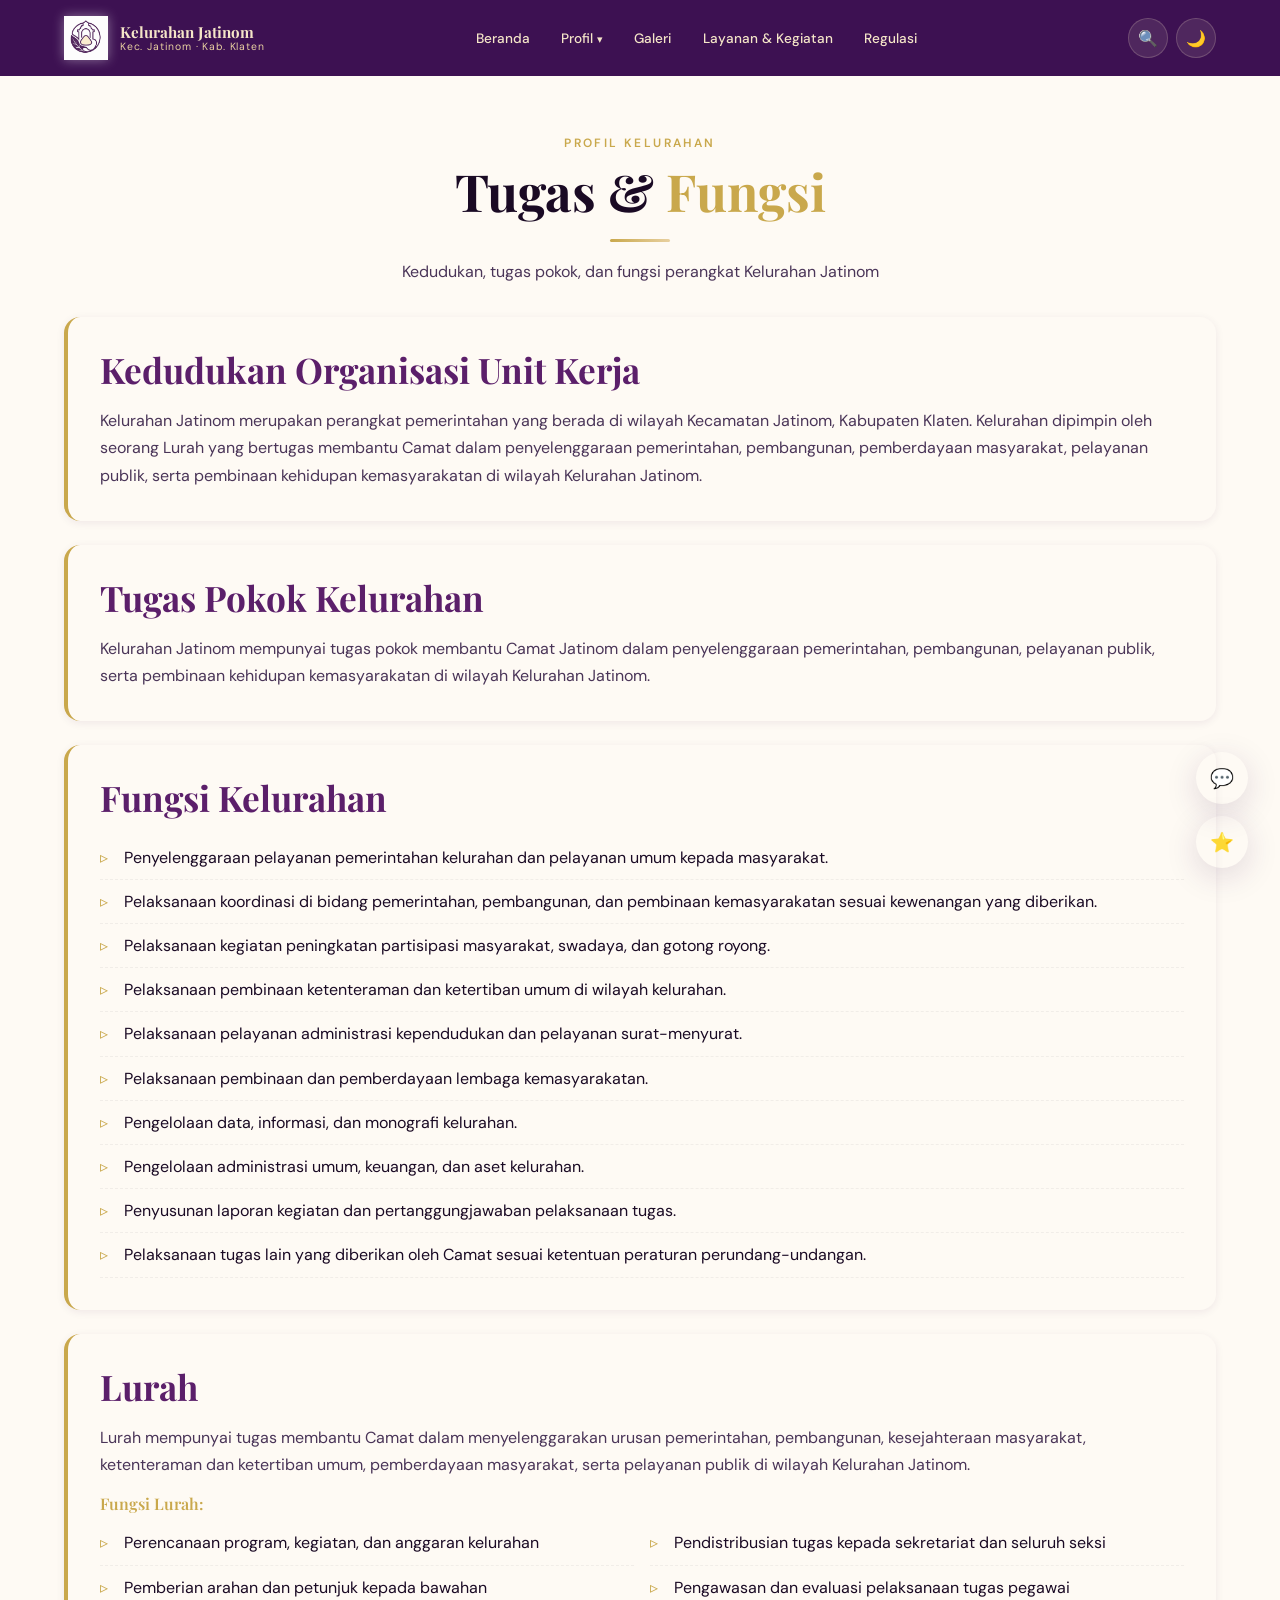
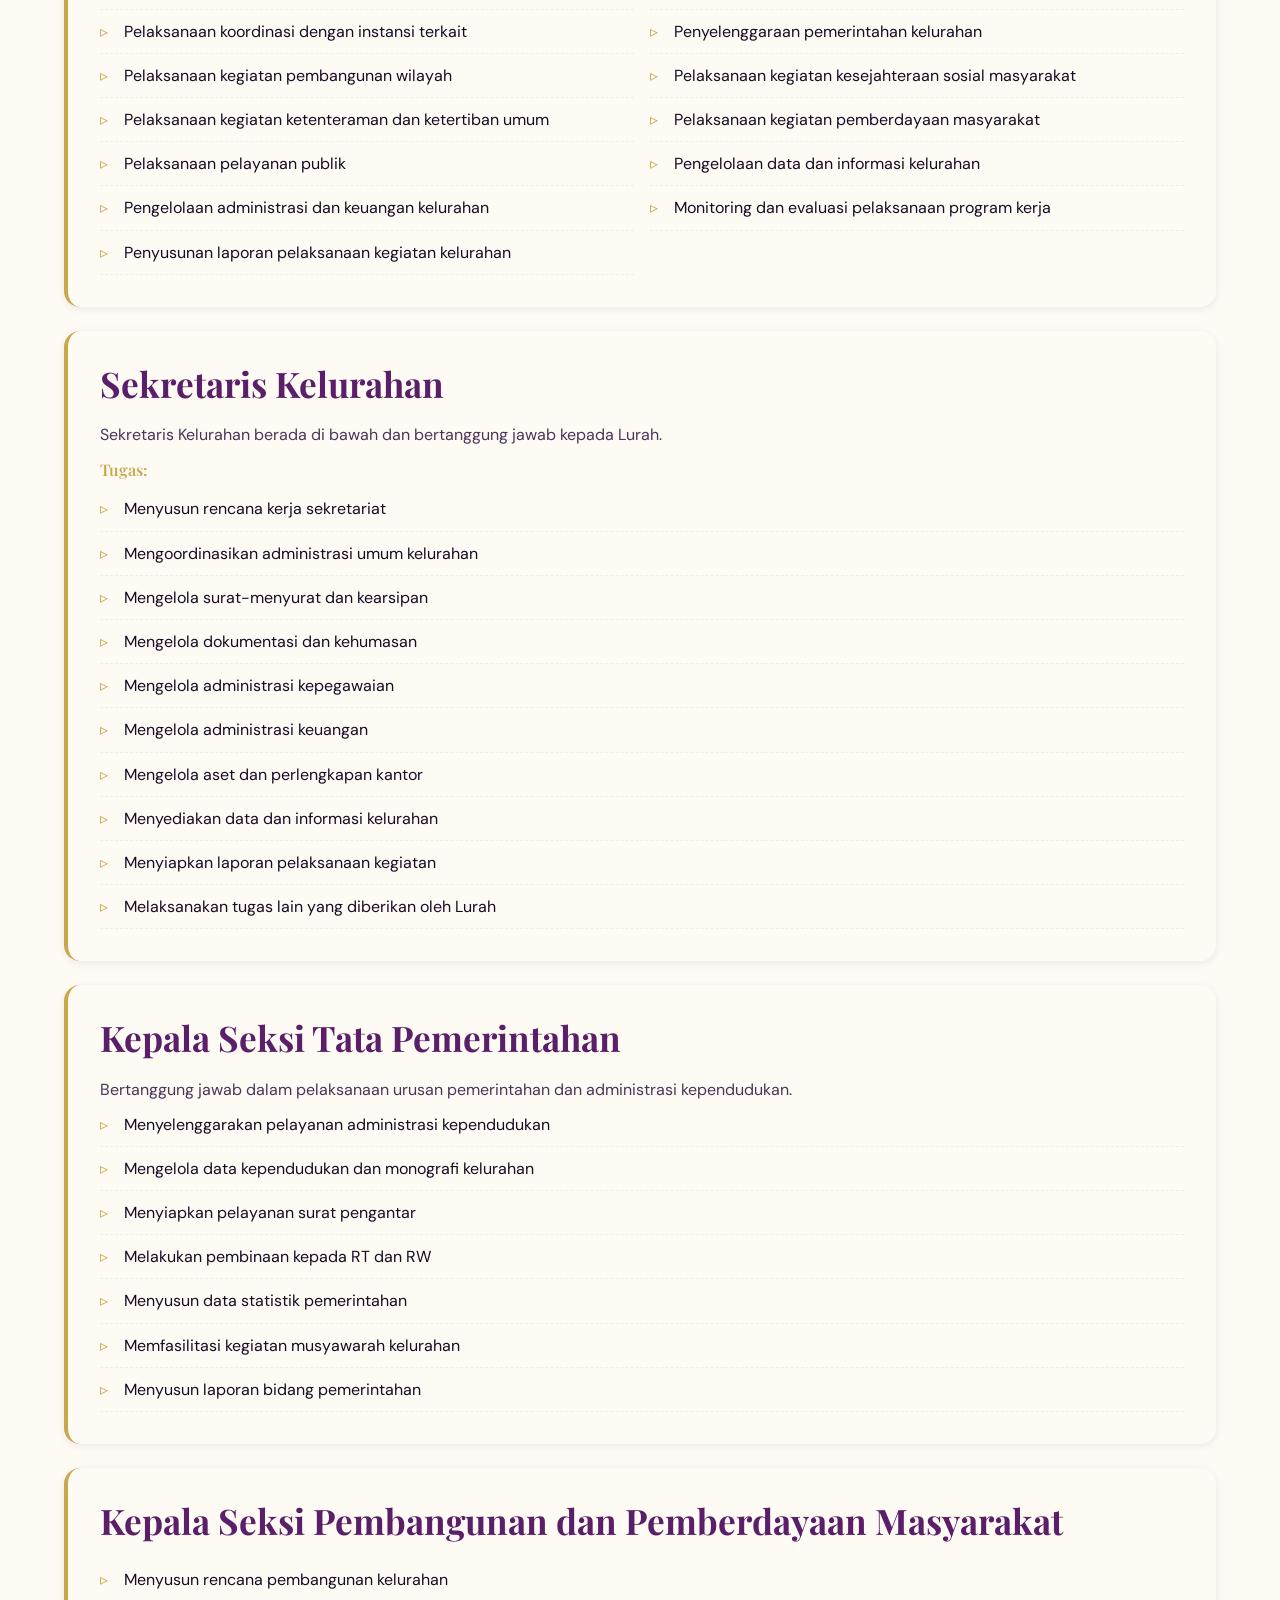
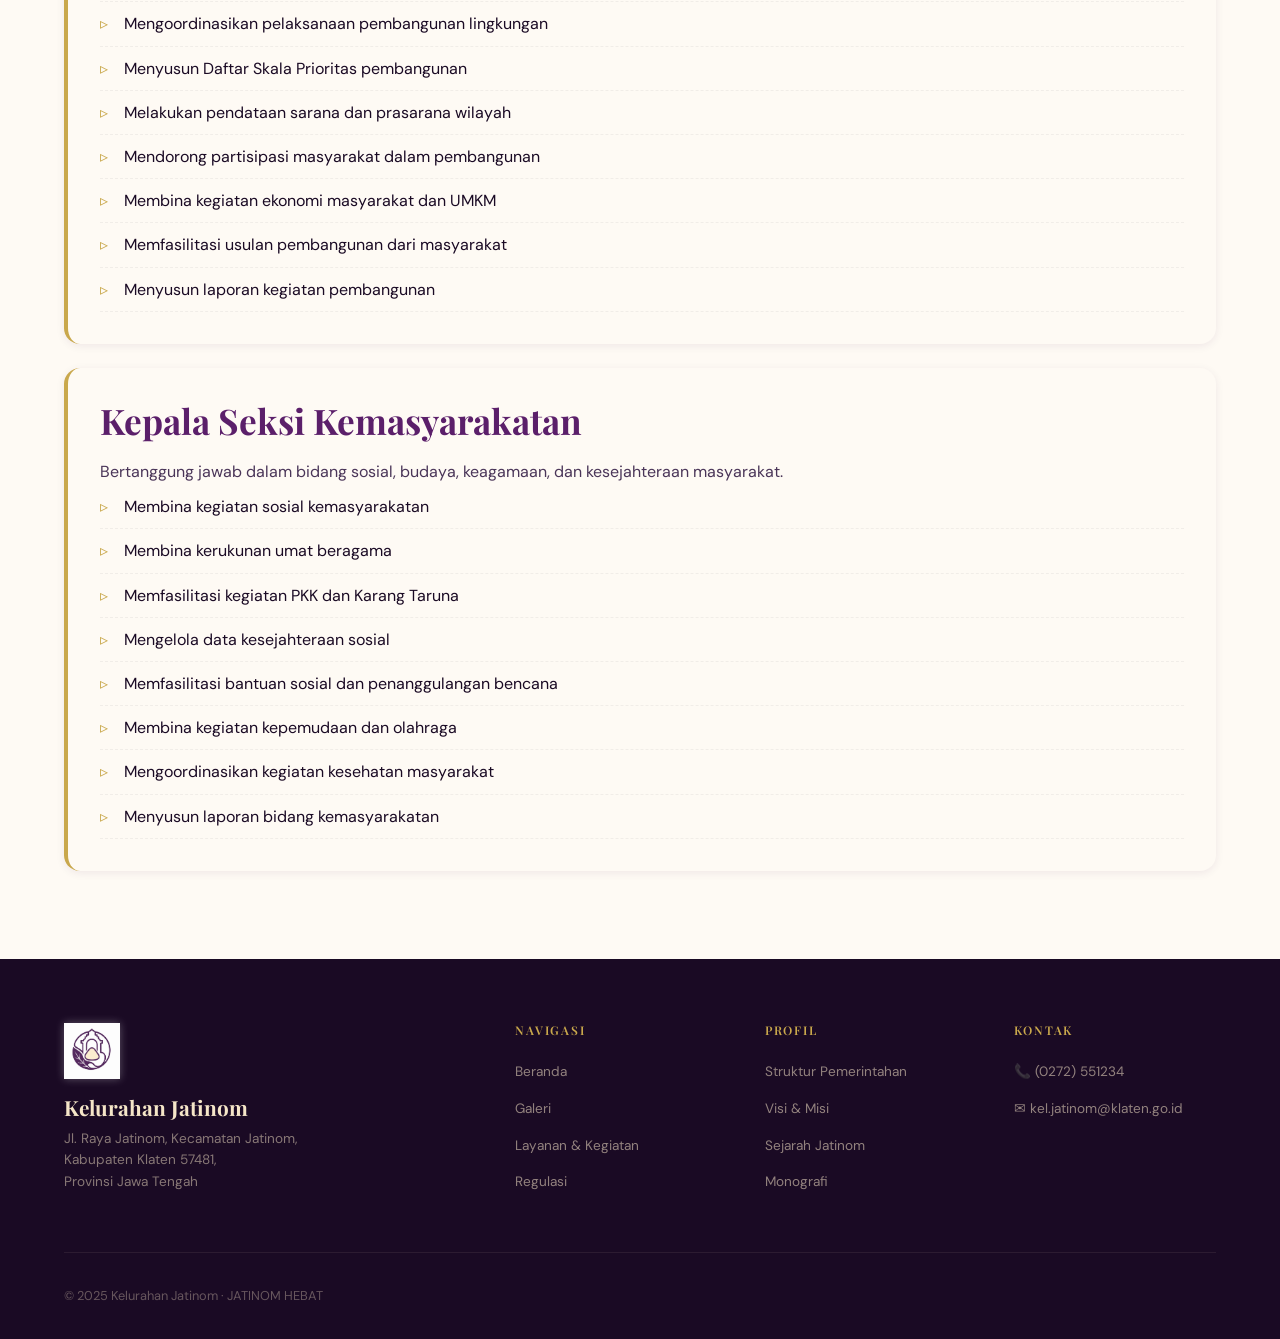
<file: html/profile/tugas-fungsi.html>
<!DOCTYPE html>
<html lang="id" data-theme="light">
<head>
  <meta charset="UTF-8" />
  <meta name="viewport" content="width=device-width, initial-scale=1.0" />
  <title>Tugas & Fungsi - Kelurahan Jatinom</title>
  <link rel="stylesheet" href="../../style.css" />
  <link rel="icon" type="image/png" href="../../asset/img/logo vektor.final.png" />
</head>
<body>

<div id="progress-bar"></div>

<nav id="navbar">
  <div class="container">
    <div class="nav-inner">
      <a href="../../index.html" class="nav-brand">
        <img src="../../asset/img/logo vektor.final.png" alt="Logo Kelurahan Jatinom" />
        <div class="nav-brand-teks">
          <span class="nama">Kelurahan Jatinom</span>
          <span class="sub">Kec. Jatinom · Kab. Klaten</span>
        </div>
      </a>
      <ul class="nav-menu" id="nav-menu">
        <li><a href="../../index.html">Beranda</a></li>
        <li class="nav-dropdown">
          <a href="#" class="aktif">Profil</a>
          <ul class="dropdown-menu">
            <li><a href="struktur-pemerintahan.html">Struktur Pemerintahan</a></li>
            <li><a href="tugas-fungsi.html">Tugas & Fungsi</a></li>
            <li><a href="visi-misi.html">Visi & Misi</a></li>
            <li><a href="monografi-kependudukan.html">Monografi Kependudukan</a></li>
            <li><a href="sejarah-jatinom.html">Sejarah Jatinom</a></li>
          </ul>
        </li>
        <li><a href="../galeri.html">Galeri</a></li>
        <li><a href="../layanan-kegiatan.html">Layanan & Kegiatan</a></li>
        <li><a href="../regulasi.html">Regulasi</a></li>
      </ul>
        <style>
    [data-theme="light"] #navbar { background: #3D1152; }
    [data-theme="light"] .nav-menu a { color: #F5E6C8; }
    [data-theme="light"] .nav-menu a:hover, [data-theme="light"] .nav-menu a.aktif { color: #C9A84C; background: rgba(245,230,200,0.15); }
    [data-theme="light"] .nav-brand-teks .nama { color: #F5E6C8; }
    [data-theme="light"] .nav-brand-teks .sub { color: #E8D0A0; }
    [data-theme="dark"] #navbar { background: #F5E6C8; }
    [data-theme="dark"] .nav-menu a { color: #3D1152; }
    [data-theme="dark"] .nav-menu a:hover, [data-theme="dark"] .nav-menu a.aktif { color: #5B1F6A; background: rgba(91,31,106,0.1); }
    [data-theme="dark"] .nav-brand-teks .nama { color: #3D1152; }
    [data-theme="dark"] .nav-brand-teks .sub { color: #5B1F6A; }
    [data-theme="dark"] #btn-cari, [data-theme="dark"] #btn-tema, [data-theme="dark"] #btn-hamburger { background: rgba(91,31,106,0.1); color: #3D1152; }
    [data-theme="dark"] .dropdown-menu { background: #F5E6C8; }
    [data-theme="dark"] .dropdown-menu a { color: #3D1152; }
    [data-theme="dark"] .dropdown-menu a:hover { background: rgba(91,31,106,0.08); color: #5B1F6A; }
  </style>
      <div class="nav-actions">
        <button id="btn-cari" title="Cari">🔍</button>
        <button id="btn-tema" title="Ganti Tema">🌙</button>
        <button id="btn-hamburger" aria-label="Menu"><span></span><span></span><span></span></button>
      </div>
    </div>
  </div>
</nav>

<div id="search-overlay">
  <button id="btn-tutup-search">✕</button>
  <div class="search-box">
    <input type="text" id="input-cari" placeholder="Cari informasi di Kelurahan Jatinom..." autocomplete="off" />
    <p class="search-hint">Tekan <kbd>ESC</kbd> untuk menutup · Tekan <kbd>Enter</kbd> untuk mencari</p>
  </div>
</div>

<main>
  <section class="section" style="padding-top: 8rem;">
    <div class="container">
      <div class="section-header fade-masuk">
        <span class="label">Profil Kelurahan</span>
        <h2>Tugas & <span class="teks-emas">Fungsi</span></h2>
        <div class="divider-emas"></div>
        <p>Kedudukan, tugas pokok, dan fungsi perangkat Kelurahan Jatinom</p>
      </div>

      <div class="tugas-card fade-masuk delay-1">
        <h3>Kedudukan Organisasi Unit Kerja</h3>
        <p>Kelurahan Jatinom merupakan perangkat pemerintahan yang berada di wilayah Kecamatan Jatinom, Kabupaten Klaten. Kelurahan dipimpin oleh seorang Lurah yang bertugas membantu Camat dalam penyelenggaraan pemerintahan, pembangunan, pemberdayaan masyarakat, pelayanan publik, serta pembinaan kehidupan kemasyarakatan di wilayah Kelurahan Jatinom.</p>
      </div>

      <div class="tugas-card fade-masuk delay-2">
        <h3>Tugas Pokok Kelurahan</h3>
        <p>Kelurahan Jatinom mempunyai tugas pokok membantu Camat Jatinom dalam penyelenggaraan pemerintahan, pembangunan, pelayanan publik, serta pembinaan kehidupan kemasyarakatan di wilayah Kelurahan Jatinom.</p>
      </div>

      <div class="tugas-card fade-masuk delay-3">
        <h3>Fungsi Kelurahan</h3>
        <ul class="fungsi-list">
          <li>Penyelenggaraan pelayanan pemerintahan kelurahan dan pelayanan umum kepada masyarakat.</li>
          <li>Pelaksanaan koordinasi di bidang pemerintahan, pembangunan, dan pembinaan kemasyarakatan sesuai kewenangan yang diberikan.</li>
          <li>Pelaksanaan kegiatan peningkatan partisipasi masyarakat, swadaya, dan gotong royong.</li>
          <li>Pelaksanaan pembinaan ketenteraman dan ketertiban umum di wilayah kelurahan.</li>
          <li>Pelaksanaan pelayanan administrasi kependudukan dan pelayanan surat-menyurat.</li>
          <li>Pelaksanaan pembinaan dan pemberdayaan lembaga kemasyarakatan.</li>
          <li>Pengelolaan data, informasi, dan monografi kelurahan.</li>
          <li>Pengelolaan administrasi umum, keuangan, dan aset kelurahan.</li>
          <li>Penyusunan laporan kegiatan dan pertanggungjawaban pelaksanaan tugas.</li>
          <li>Pelaksanaan tugas lain yang diberikan oleh Camat sesuai ketentuan peraturan perundang-undangan.</li>
        </ul>
      </div>

      <div class="tugas-card fade-masuk delay-4">
        <h3>Lurah</h3>
        <p>Lurah mempunyai tugas membantu Camat dalam menyelenggarakan urusan pemerintahan, pembangunan, kesejahteraan masyarakat, ketenteraman dan ketertiban umum, pemberdayaan masyarakat, serta pelayanan publik di wilayah Kelurahan Jatinom.</p>
        <h4 style="margin-top: 1rem;">Fungsi Lurah:</h4>
        <ul class="fungsi-list two-columns">
          <li>Perencanaan program, kegiatan, dan anggaran kelurahan</li><li>Pendistribusian tugas kepada sekretariat dan seluruh seksi</li>
          <li>Pemberian arahan dan petunjuk kepada bawahan</li><li>Pengawasan dan evaluasi pelaksanaan tugas pegawai</li>
          <li>Pelaksanaan koordinasi dengan instansi terkait</li><li>Penyelenggaraan pemerintahan kelurahan</li>
          <li>Pelaksanaan kegiatan pembangunan wilayah</li><li>Pelaksanaan kegiatan kesejahteraan sosial masyarakat</li>
          <li>Pelaksanaan kegiatan ketenteraman dan ketertiban umum</li><li>Pelaksanaan kegiatan pemberdayaan masyarakat</li>
          <li>Pelaksanaan pelayanan publik</li><li>Pengelolaan data dan informasi kelurahan</li>
          <li>Pengelolaan administrasi dan keuangan kelurahan</li><li>Monitoring dan evaluasi pelaksanaan program kerja</li>
          <li>Penyusunan laporan pelaksanaan kegiatan kelurahan</li>
        </ul>
      </div>

      <div class="tugas-card fade-masuk delay-5">
        <h3>Sekretaris Kelurahan</h3>
        <p>Sekretaris Kelurahan berada di bawah dan bertanggung jawab kepada Lurah.</p>
        <h4>Tugas:</h4>
        <ul class="fungsi-list">
          <li>Menyusun rencana kerja sekretariat</li><li>Mengoordinasikan administrasi umum kelurahan</li>
          <li>Mengelola surat-menyurat dan kearsipan</li><li>Mengelola dokumentasi dan kehumasan</li>
          <li>Mengelola administrasi kepegawaian</li><li>Mengelola administrasi keuangan</li>
          <li>Mengelola aset dan perlengkapan kantor</li><li>Menyediakan data dan informasi kelurahan</li>
          <li>Menyiapkan laporan pelaksanaan kegiatan</li><li>Melaksanakan tugas lain yang diberikan oleh Lurah</li>
        </ul>
      </div>

      <div class="tugas-card fade-masuk delay-5">
        <h3>Kepala Seksi Tata Pemerintahan</h3>
        <p>Bertanggung jawab dalam pelaksanaan urusan pemerintahan dan administrasi kependudukan.</p>
        <ul class="fungsi-list">
          <li>Menyelenggarakan pelayanan administrasi kependudukan</li><li>Mengelola data kependudukan dan monografi kelurahan</li>
          <li>Menyiapkan pelayanan surat pengantar</li><li>Melakukan pembinaan kepada RT dan RW</li>
          <li>Menyusun data statistik pemerintahan</li><li>Memfasilitasi kegiatan musyawarah kelurahan</li>
          <li>Menyusun laporan bidang pemerintahan</li>
        </ul>
      </div>

      <div class="tugas-card fade-masuk delay-5">
        <h3>Kepala Seksi Pembangunan dan Pemberdayaan Masyarakat</h3>
        <ul class="fungsi-list">
          <li>Menyusun rencana pembangunan kelurahan</li><li>Mengoordinasikan pelaksanaan pembangunan lingkungan</li>
          <li>Menyusun Daftar Skala Prioritas pembangunan</li><li>Melakukan pendataan sarana dan prasarana wilayah</li>
          <li>Mendorong partisipasi masyarakat dalam pembangunan</li><li>Membina kegiatan ekonomi masyarakat dan UMKM</li>
          <li>Memfasilitasi usulan pembangunan dari masyarakat</li><li>Menyusun laporan kegiatan pembangunan</li>
        </ul>
      </div>

      <div class="tugas-card fade-masuk delay-5">
        <h3>Kepala Seksi Kemasyarakatan</h3>
        <p>Bertanggung jawab dalam bidang sosial, budaya, keagamaan, dan kesejahteraan masyarakat.</p>
        <ul class="fungsi-list">
          <li>Membina kegiatan sosial kemasyarakatan</li><li>Membina kerukunan umat beragama</li>
          <li>Memfasilitasi kegiatan PKK dan Karang Taruna</li><li>Mengelola data kesejahteraan sosial</li>
          <li>Memfasilitasi bantuan sosial dan penanggulangan bencana</li><li>Membina kegiatan kepemudaan dan olahraga</li>
          <li>Mengoordinasikan kegiatan kesehatan masyarakat</li><li>Menyusun laporan bidang kemasyarakatan</li>
        </ul>
      </div>

    </div>
  </section>
</main>

<footer>
  <div class="container">
    <div class="footer-grid">
      <div class="footer-brand">
        <img src="../../asset/img/logo vektor.final.png" alt="Logo Jatinom" />
        <h3>Kelurahan Jatinom</h3>
        <p>Jl. Raya Jatinom, Kecamatan Jatinom,<br/>Kabupaten Klaten 57481,<br/>Provinsi Jawa Tengah</p>
      </div>
      <div class="footer-kolom">
        <h5>Navigasi</h5>
        <ul><li><a href="../../index.html">Beranda</a></li><li><a href="../galeri.html">Galeri</a></li><li><a href="../layanan-kegiatan.html">Layanan & Kegiatan</a></li><li><a href="../regulasi.html">Regulasi</a></li></ul>
      </div>
      <div class="footer-kolom">
        <h5>Profil</h5>
        <ul><li><a href="struktur-pemerintahan.html">Struktur Pemerintahan</a></li><li><a href="visi-misi.html">Visi & Misi</a></li><li><a href="sejarah-jatinom.html">Sejarah Jatinom</a></li><li><a href="monografi-kependudukan.html">Monografi</a></li></ul>
      </div>
      <div class="footer-kolom">
        <h5>Kontak</h5>
        <ul><li><a href="#">📞 (0272) 551234</a></li><li><a href="#">✉ kel.jatinom@klaten.go.id</a></li></ul>
      </div>
    </div>
    <div class="footer-bawah"><p>© 2025 Kelurahan Jatinom · JATINOM HEBAT</p></div>
  </div>
</footer>

<div class="fab-group">
  <button class="fab" id="btn-aduan">💬<span class="fab-tooltip">Aduan & Keluhan</span></button>
  <button class="fab" id="btn-penilaian">⭐<span class="fab-tooltip">Nilai Website Ini</span></button>
</div>
<button id="back-top" title="Kembali ke atas">↑</button>

<div class="modal-overlay" id="modal-aduan"><div class="modal-konten"><button class="modal-tutup" data-tutup="modal-aduan">✕</button><h3>Aduan & Keluhan</h3><div class="form-grup"><label>Nama</label><input type="text" /></div><div class="form-grup"><label>Isi Aduan</label><textarea></textarea></div><button class="btn btn-primer">Kirim</button></div></div>
<div class="modal-overlay" id="modal-penilaian"><div class="modal-konten"><button class="modal-tutup" data-tutup="modal-penilaian">✕</button><h3>Penilaian Website</h3><div class="rating-bintang" id="rating-bintang"><span class="bintang" data-nilai="1">★</span><span class="bintang" data-nilai="2">★</span><span class="bintang" data-nilai="3">★</span><span class="bintang" data-nilai="4">★</span><span class="bintang" data-nilai="5">★</span></div><button class="btn btn-primer">Kirim</button></div></div>

<script src="../../script.js"></script>

<style>
.tugas-card { background: var(--putih); border-radius: 16px; padding: 2rem; margin-bottom: 1.5rem; border-left: 4px solid var(--emas); box-shadow: var(--shadow-sm); }
[data-theme="dark"] .tugas-card { background: var(--bg-kedua); }
.tugas-card h3 { color: var(--ungu); margin-bottom: 1rem; }
.tugas-card h4 { color: var(--emas); font-size: 1rem; margin: 0.75rem 0 0.5rem; }
.fungsi-list { list-style: none; padding: 0; }
.fungsi-list li { padding: 0.5rem 0 0.5rem 1.5rem; position: relative; border-bottom: 1px dashed rgba(0,0,0,0.05); }
.fungsi-list li::before { content: "▹"; position: absolute; left: 0; color: var(--emas); }
.two-columns { display: grid; grid-template-columns: repeat(2, 1fr); gap: 0 1rem; }
@media (max-width: 768px) { .two-columns { grid-template-columns: 1fr; } .tugas-card { padding: 1.25rem; } }
</style>
</body>
</html>
</file>
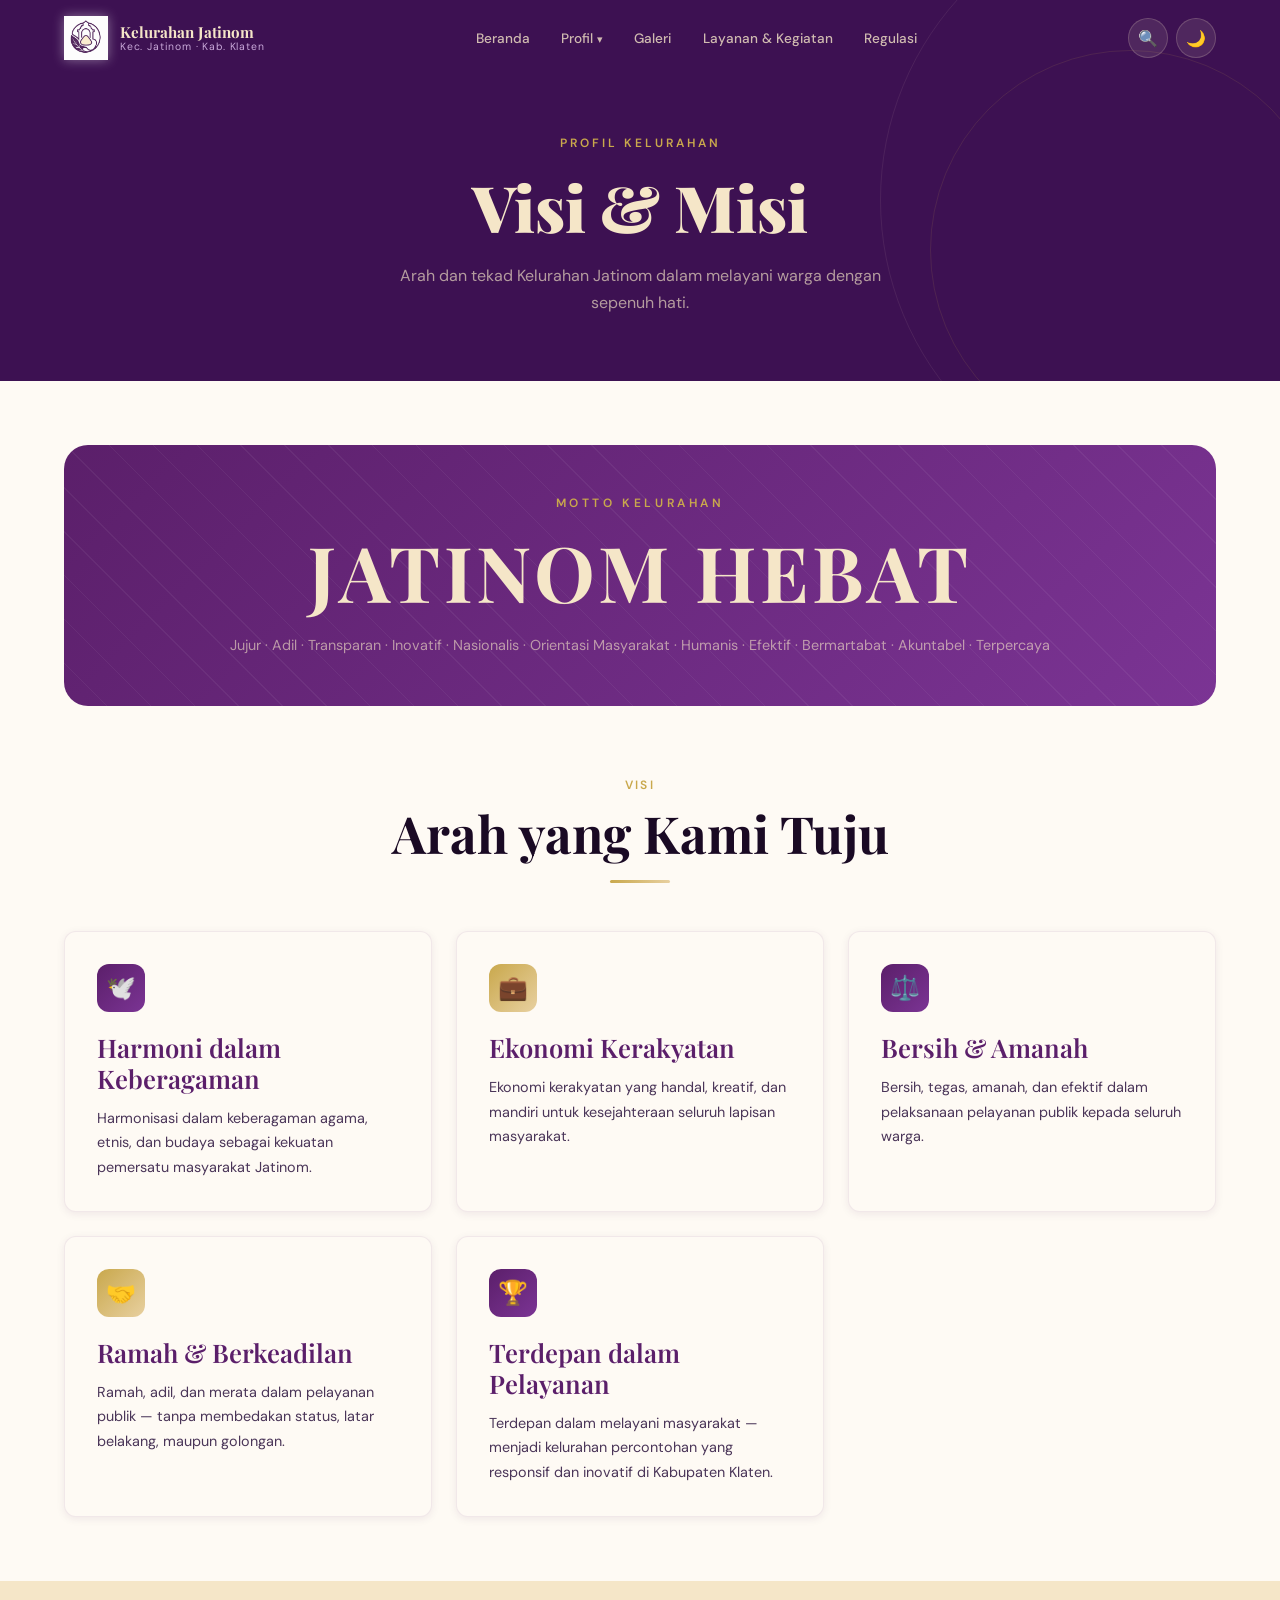
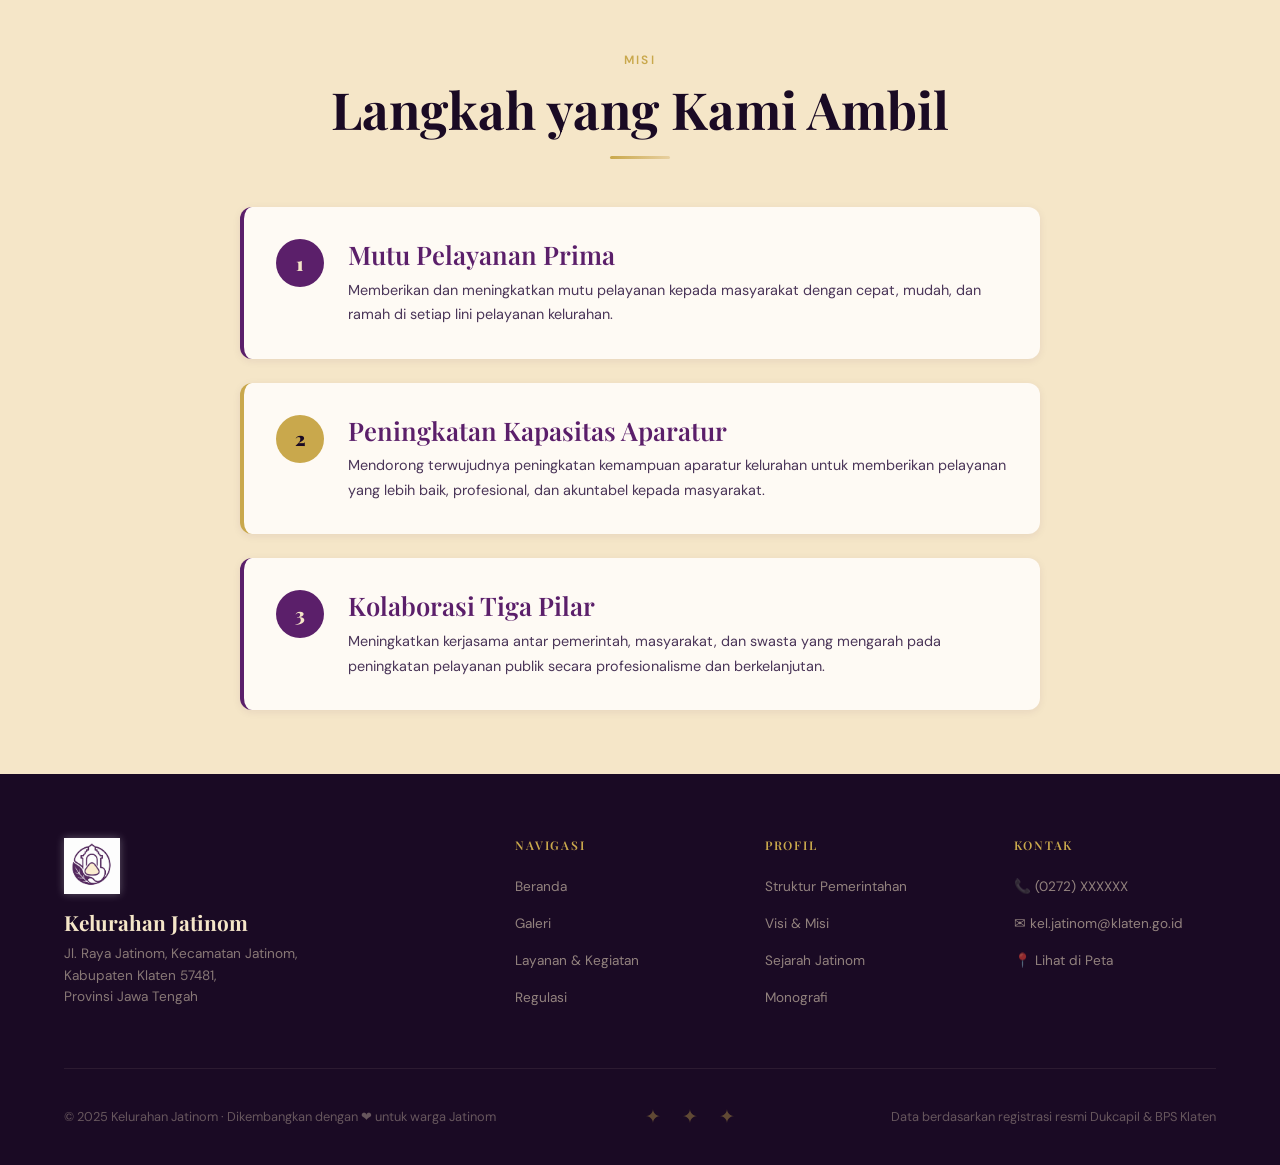
<file: html/profile/visi-misi.html>
<!DOCTYPE html>
<html lang="id" data-theme="light">
<head>
  <meta charset="UTF-8" />
  <meta name="viewport" content="width=device-width, initial-scale=1.0" />
  <meta name="description" content="Visi, Misi, dan Motto Kelurahan Jatinom — JATINOM HEBAT" />
  <title>Visi & Misi — Kelurahan Jatinom</title>
  <link rel="stylesheet" href="../../style.css" />
  <link rel="icon" type="image/png" href="../../asset/img/logo vektor.final.png" />
</head>
<body>

<div id="progress-bar"></div>

<!-- NAVIGASI -->
<nav id="navbar">
  <div class="container">
    <div class="nav-inner">
      <a href="../../index.html" class="nav-brand">
        <img src="../../asset/img/logo vektor.final.png" alt="Logo Kelurahan Jatinom" />
        <div class="nav-brand-teks">
          <span class="nama">Kelurahan Jatinom</span>
          <span class="sub">Kec. Jatinom · Kab. Klaten</span>
        </div>
      </a>
      <ul class="nav-menu" id="nav-menu">
        <li><a href="../../index.html">Beranda</a></li>
        <li class="nav-dropdown">
          <a href="#" class="aktif">Profil</a>
          <ul class="dropdown-menu">
            <li><a href="struktur-pemerintahan.html">Struktur Pemerintahan</a></li>
            <li><a href="tugas-fungsi.html">Tugas & Fungsi</a></li>
            <li><a href="visi-misi.html" class="aktif">Visi & Misi</a></li>
            <li><a href="monografi-kependudukan.html">Monografi Kependudukan</a></li>
            <li><a href="sejarah-jatinom.html">Sejarah Jatinom</a></li>
          </ul>
        </li>
        <li><a href="../galeri.html">Galeri</a></li>
        <li><a href="../layanan-kegiatan.html">Layanan & Kegiatan</a></li>
        <li><a href="../regulasi.html">Regulasi</a></li>
      </ul>
      <div class="nav-actions">
        <button id="btn-cari" title="Cari">🔍</button>
        <button id="btn-tema" title="Ganti Tema">🌙</button>
        <button id="btn-hamburger" aria-label="Menu"><span></span><span></span><span></span></button>
      </div>
    </div>
  </div>
</nav>

<!-- SEARCH OVERLAY -->
<div id="search-overlay">
  <button id="btn-tutup-search">✕</button>
  <div class="search-box">
    <input type="text" id="input-cari" placeholder="Cari informasi di Kelurahan Jatinom..." autocomplete="off" />
    <p class="search-hint">Tekan <kbd>ESC</kbd> untuk menutup</p>
  </div>
</div>

<!-- PAGE HERO -->
<section style="background:var(--ungu-tua);padding:8rem 0 4rem;position:relative;overflow:hidden;">
  <div class="hero-ornamen">
    <div class="ornamen-lingkaran"></div>
    <div class="ornamen-lingkaran"></div>
  </div>
  <div class="container" style="position:relative;z-index:2;text-align:center;">
    <span style="display:inline-block;font-size:0.75rem;font-weight:600;letter-spacing:0.25em;text-transform:uppercase;color:var(--emas);margin-bottom:1rem;">Profil Kelurahan</span>
    <h1 style="color:var(--krem);font-size:clamp(2rem,5vw,4rem);">Visi & Misi</h1>
    <p style="color:rgba(245,230,200,0.65);margin-top:1rem;max-width:500px;margin-left:auto;margin-right:auto;">Arah dan tekad Kelurahan Jatinom dalam melayani warga dengan sepenuh hati.</p>
  </div>
</section>

<!-- MOTTO -->
<section class="section" style="padding-bottom:0;">
  <div class="container">
    <div style="text-align:center;padding:3rem;background:linear-gradient(135deg,var(--ungu),var(--ungu-muda));border-radius:var(--radius-lg);position:relative;overflow:hidden;" class="fade-masuk">
      <div style="position:absolute;inset:0;opacity:0.05;background:repeating-linear-gradient(45deg,transparent,transparent 30px,white 30px,white 31px);"></div>
      <p style="color:var(--emas);font-size:0.75rem;font-weight:600;letter-spacing:0.3em;text-transform:uppercase;margin-bottom:0.75rem;position:relative;">Motto Kelurahan</p>
      <h2 style="color:var(--krem);font-size:clamp(2.5rem,6vw,5rem);font-family:var(--font-display);position:relative;letter-spacing:0.05em;">JATINOM HEBAT</h2>
      <p style="color:rgba(245,230,200,0.6);margin-top:1rem;position:relative;font-size:0.9rem;">Jujur · Adil · Transparan · Inovatif · Nasionalis · Orientasi Masyarakat · Humanis · Efektif · Bermartabat · Akuntabel · Terpercaya</p>
    </div>
  </div>
</section>

<!-- VISI -->
<section class="section">
  <div class="container">
    <div class="section-header fade-masuk">
      <span class="label">Visi</span>
      <h2>Arah yang Kami Tuju</h2>
      <div class="divider-emas"></div>
    </div>

    <div style="display:grid;grid-template-columns:repeat(auto-fit,minmax(280px,1fr));gap:1.5rem;margin-top:3rem;">

      <article class="kartu fade-masuk delay-1">
        <div class="kartu-isi">
          <div style="width:48px;height:48px;background:linear-gradient(135deg,var(--ungu),var(--ungu-muda));border-radius:var(--radius-md);display:flex;align-items:center;justify-content:center;font-size:1.5rem;margin-bottom:1.25rem;">🕊️</div>
          <h4 style="color:var(--ungu);margin-bottom:0.75rem;">Harmoni dalam Keberagaman</h4>
          <p style="font-size:0.9rem;">Harmonisasi dalam keberagaman agama, etnis, dan budaya sebagai kekuatan pemersatu masyarakat Jatinom.</p>
        </div>
      </article>

      <article class="kartu fade-masuk delay-2">
        <div class="kartu-isi">
          <div style="width:48px;height:48px;background:linear-gradient(135deg,var(--emas),var(--krem-tua));border-radius:var(--radius-md);display:flex;align-items:center;justify-content:center;font-size:1.5rem;margin-bottom:1.25rem;">💼</div>
          <h4 style="color:var(--ungu);margin-bottom:0.75rem;">Ekonomi Kerakyatan</h4>
          <p style="font-size:0.9rem;">Ekonomi kerakyatan yang handal, kreatif, dan mandiri untuk kesejahteraan seluruh lapisan masyarakat.</p>
        </div>
      </article>

      <article class="kartu fade-masuk delay-3">
        <div class="kartu-isi">
          <div style="width:48px;height:48px;background:linear-gradient(135deg,var(--ungu),var(--ungu-muda));border-radius:var(--radius-md);display:flex;align-items:center;justify-content:center;font-size:1.5rem;margin-bottom:1.25rem;">⚖️</div>
          <h4 style="color:var(--ungu);margin-bottom:0.75rem;">Bersih & Amanah</h4>
          <p style="font-size:0.9rem;">Bersih, tegas, amanah, dan efektif dalam pelaksanaan pelayanan publik kepada seluruh warga.</p>
        </div>
      </article>

      <article class="kartu fade-masuk delay-1">
        <div class="kartu-isi">
          <div style="width:48px;height:48px;background:linear-gradient(135deg,var(--emas),var(--krem-tua));border-radius:var(--radius-md);display:flex;align-items:center;justify-content:center;font-size:1.5rem;margin-bottom:1.25rem;">🤝</div>
          <h4 style="color:var(--ungu);margin-bottom:0.75rem;">Ramah & Berkeadilan</h4>
          <p style="font-size:0.9rem;">Ramah, adil, dan merata dalam pelayanan publik — tanpa membedakan status, latar belakang, maupun golongan.</p>
        </div>
      </article>

      <article class="kartu fade-masuk delay-2">
        <div class="kartu-isi">
          <div style="width:48px;height:48px;background:linear-gradient(135deg,var(--ungu),var(--ungu-muda));border-radius:var(--radius-md);display:flex;align-items:center;justify-content:center;font-size:1.5rem;margin-bottom:1.25rem;">🏆</div>
          <h4 style="color:var(--ungu);margin-bottom:0.75rem;">Terdepan dalam Pelayanan</h4>
          <p style="font-size:0.9rem;">Terdepan dalam melayani masyarakat — menjadi kelurahan percontohan yang responsif dan inovatif di Kabupaten Klaten.</p>
        </div>
      </article>

    </div>
  </div>
</section>

<!-- MISI -->
<section class="section bg-alt">
  <div class="container">
    <div class="section-header fade-masuk">
      <span class="label">Misi</span>
      <h2>Langkah yang Kami Ambil</h2>
      <div class="divider-emas"></div>
    </div>

    <div style="max-width:800px;margin:3rem auto 0;display:flex;flex-direction:column;gap:1.5rem;">

      <div class="fade-masuk delay-1" style="display:grid;grid-template-columns:auto 1fr;gap:1.5rem;align-items:start;background:var(--putih);padding:2rem;border-radius:var(--radius-md);box-shadow:var(--shadow-sm);border-left:4px solid var(--ungu);">
        <div style="width:48px;height:48px;background:var(--ungu);color:var(--krem);border-radius:50%;display:flex;align-items:center;justify-content:center;font-family:var(--font-display);font-weight:900;font-size:1.2rem;flex-shrink:0;">1</div>
        <div>
          <h4 style="color:var(--ungu);margin-bottom:0.5rem;">Mutu Pelayanan Prima</h4>
          <p style="font-size:0.9rem;">Memberikan dan meningkatkan mutu pelayanan kepada masyarakat dengan cepat, mudah, dan ramah di setiap lini pelayanan kelurahan.</p>
        </div>
      </div>

      <div class="fade-masuk delay-2" style="display:grid;grid-template-columns:auto 1fr;gap:1.5rem;align-items:start;background:var(--putih);padding:2rem;border-radius:var(--radius-md);box-shadow:var(--shadow-sm);border-left:4px solid var(--emas);">
        <div style="width:48px;height:48px;background:var(--emas);color:var(--hitam);border-radius:50%;display:flex;align-items:center;justify-content:center;font-family:var(--font-display);font-weight:900;font-size:1.2rem;flex-shrink:0;">2</div>
        <div>
          <h4 style="color:var(--ungu);margin-bottom:0.5rem;">Peningkatan Kapasitas Aparatur</h4>
          <p style="font-size:0.9rem;">Mendorong terwujudnya peningkatan kemampuan aparatur kelurahan untuk memberikan pelayanan yang lebih baik, profesional, dan akuntabel kepada masyarakat.</p>
        </div>
      </div>

      <div class="fade-masuk delay-3" style="display:grid;grid-template-columns:auto 1fr;gap:1.5rem;align-items:start;background:var(--putih);padding:2rem;border-radius:var(--radius-md);box-shadow:var(--shadow-sm);border-left:4px solid var(--ungu);">
        <div style="width:48px;height:48px;background:var(--ungu);color:var(--krem);border-radius:50%;display:flex;align-items:center;justify-content:center;font-family:var(--font-display);font-weight:900;font-size:1.2rem;flex-shrink:0;">3</div>
        <div>
          <h4 style="color:var(--ungu);margin-bottom:0.5rem;">Kolaborasi Tiga Pilar</h4>
          <p style="font-size:0.9rem;">Meningkatkan kerjasama antar pemerintah, masyarakat, dan swasta yang mengarah pada peningkatan pelayanan publik secara profesionalisme dan berkelanjutan.</p>
        </div>
      </div>

    </div>
  </div>
</section>

<!-- FOOTER -->
<footer>
  <div class="container">
    <div class="footer-grid">
      <div class="footer-brand">
        <img src="../../asset/img/logo vektor.final.png" alt="Logo Jatinom" />
        <h3>Kelurahan Jatinom</h3>
        <p>Jl. Raya Jatinom, Kecamatan Jatinom,<br/>Kabupaten Klaten 57481,<br/>Provinsi Jawa Tengah</p>
      </div>
      <div class="footer-kolom">
        <h5>Navigasi</h5>
        <ul>
          <li><a href="../../index.html">Beranda</a></li>
          <li><a href="../galeri.html">Galeri</a></li>
          <li><a href="../layanan-dan-kegiatan.html">Layanan & Kegiatan</a></li>
          <li><a href="../regulasi.html">Regulasi</a></li>
        </ul>
      </div>
      <div class="footer-kolom">
        <h5>Profil</h5>
        <ul>
          <li><a href="struktur-pemerintahan.html">Struktur Pemerintahan</a></li>
          <li><a href="visi-misi.html">Visi & Misi</a></li>
          <li><a href="sejarah-jatinom.html">Sejarah Jatinom</a></li>
          <li><a href="monografi-kependudukan.html">Monografi</a></li>
        </ul>
      </div>
      <div class="footer-kolom">
        <h5>Kontak</h5>
        <ul>
          <li><a href="#">📞 (0272) XXXXXX</a></li>
          <li><a href="#">✉ kel.jatinom@klaten.go.id</a></li>
          <li><a href="#">📍 Lihat di Peta</a></li>
        </ul>
      </div>
    </div>
    <div class="footer-bawah">
      <p>© 2025 Kelurahan Jatinom · Dikembangkan dengan ❤ untuk warga Jatinom</p>
      <div class="ornamen">✦ ✦ ✦</div>
      <p>Data berdasarkan registrasi resmi Dukcapil & BPS Klaten</p>
    </div>
  </div>
</footer>

<button id="back-top" title="Kembali ke atas">↑</button>
<script src="../../script.js"></script>
</body>
</html>
</file>
<file: style.css>
@import url('https://fonts.googleapis.com/css2?family=Playfair+Display:ital,wght@0,400;0,700;0,900;1,400;1,700&family=DM+Sans:wght@300;400;500;600&family=Noto+Serif+Javanese&display=swap');

:root {
  /* Palet Utama */
  --ungu-tua:    #3D1152;
  --ungu:        #5B1F6A;
  --ungu-muda:   #7B3494;
  --ungu-pucat:  #C8A8D8;
  --krem:        #F5E6C8;
  --krem-tua:    #E8D0A0;
  --krem-muda:   #FDF6EC;
  --emas:        #C9A84C;
  --emas-muda:   #E8C96A;
  --putih:       #FEFAF4;
  --hitam:       #1A0A24;

  /* Teks */
  --teks-utama:  #1A0A24;
  --teks-kedua:  #4A3558;
  --teks-muted:  #7B6A8A;

  /* Latar */
  --bg-utama:    #FEFAF4;
  --bg-kedua:    #F5E6C8;
  --bg-gelap:    #3D1152;

  /* Tipografi */
  --font-display: 'Playfair Display', Georgia, serif;
  --font-body:    'DM Sans', sans-serif;

  /* Spacing */
  --space-xs:  0.5rem;
  --space-sm:  1rem;
  --space-md:  2rem;
  --space-lg:  4rem;
  --space-xl:  8rem;

  /* Border Radius */
  --radius-sm: 4px;
  --radius-md: 12px;
  --radius-lg: 24px;

  /* Shadow */
  --shadow-sm: 0 2px 8px rgba(61,17,82,0.08);
  --shadow-md: 0 8px 32px rgba(61,17,82,0.15);
  --shadow-lg: 0 24px 64px rgba(61,17,82,0.2);

  /* Transisi */
  --trans-fast: 0.2s ease;
  --trans-med:  0.4s cubic-bezier(0.25,0.46,0.45,0.94);
  --trans-slow: 0.8s cubic-bezier(0.25,0.46,0.45,0.94);
}

/* ── DARK MODE ──────────────────────────────────────────── */
[data-theme="dark"] {
  --teks-utama:  #F5E6C8;
  --teks-kedua:  #C8A8D8;
  --teks-muted:  #9A7AAA;
  --bg-utama:    #1A0A24;
  --bg-kedua:    #2A1038;
  --bg-gelap:    #0D0515;
  --putih:       #2A1038;
  --krem-muda:   #2A1038;
  --krem:        #E8C96A;
  --shadow-sm: 0 2px 8px rgba(0,0,0,0.3);
  --shadow-md: 0 8px 32px rgba(0,0,0,0.4);
  --shadow-lg: 0 24px 64px rgba(0,0,0,0.5);
}

/* Dark mode — Body & elemen dasar */
[data-theme="dark"] body {
  background-color: #1A0A24;
  color: #F5E6C8;
}

[data-theme="dark"] h1,
[data-theme="dark"] h2,
[data-theme="dark"] h3,
[data-theme="dark"] h4,
[data-theme="dark"] h5,
[data-theme="dark"] h6 {
  color: #F5E6C8;
}

[data-theme="dark"] p {
  color: #C8A8D8;
}

/* Dark mode — Section backgrounds */
[data-theme="dark"] .section {
  background-color: #1A0A24;
}

[data-theme="dark"] section[style*="background:var(--bg-kedua)"],
[data-theme="dark"] section[style*="background: var(--bg-kedua)"] {
  background-color: #2A1038 !important;
}

/* Dark mode — Info kartu */
[data-theme="dark"] .info-kartu {
  background: #2A1038;
  border-color: rgba(245,230,200,0.08);
}

[data-theme="dark"] .info-kartu h4 {
  color: #C8A8D8;
}

[data-theme="dark"] .info-kartu p {
  color: #9A7AAA;
}

/* Dark mode — Kartu umum */
[data-theme="dark"] .kartu {
  background: #2A1038;
  border-color: rgba(245,230,200,0.06);
}

[data-theme="dark"] .kartu .kartu-isi h4 {
  color: #F5E6C8;
}

[data-theme="dark"] .kartu .kartu-isi p {
  color: #9A7AAA;
}

/* Dark mode — Jam layanan band */
[data-theme="dark"] .stat-band {
  background: #0D0515;
}

/* Dark mode — Timeline */
[data-theme="dark"] .timeline-konten {
  background: #2A1038;
  border-color: rgba(245,230,200,0.06);
}

[data-theme="dark"] .timeline-dot {
  border-color: #1A0A24;
}

/* Dark mode — Tabel */
[data-theme="dark"] table tbody tr {
  border-bottom-color: rgba(245,230,200,0.06);
}

/* Dark mode — Chart wrapper */
[data-theme="dark"] .chart-wrapper {
  background: #2A1038;
}

/* Dark mode — Modal */
[data-theme="dark"] .modal-konten {
  background: #2A1038;
  color: #F5E6C8;
}

[data-theme="dark"] .modal-konten h3 {
  color: #F5E6C8;
}

[data-theme="dark"] .modal-konten p {
  color: #C8A8D8;
}

[data-theme="dark"] .modal-konten label {
  color: #C8A8D8;
}

/* Dark mode — Form inputs */
[data-theme="dark"] .form-grup input,
[data-theme="dark"] .form-grup textarea,
[data-theme="dark"] .form-grup select {
  background: #1A0A24;
  border-color: rgba(245,230,200,0.12);
  color: #F5E6C8;
}

[data-theme="dark"] .form-grup input::placeholder,
[data-theme="dark"] .form-grup textarea::placeholder {
  color: rgba(245,230,200,0.3);
}

/* Dark mode — Dropdown nav */
[data-theme="dark"] .dropdown-menu {
  background: #0D0515;
  border-color: rgba(245,230,200,0.08);
}

/* Dark mode — Badge */
[data-theme="dark"] .badge-ungu {
  background: rgba(200,168,216,0.15);
  color: #C8A8D8;
}

/* Dark mode — Section header teks */
[data-theme="dark"] .section-header .label {
  color: var(--emas);
}

/* Dark mode — Grid tentang jatinom inline styles override */
[data-theme="dark"] strong {
  color: #E8C96A;
}

/* Dark mode — Hero teks */
[data-theme="dark"] .hero-teks .deskripsi {
  color: rgba(245,230,200,0.7);
}

/* Dark mode — Ticker */
[data-theme="dark"] .ticker-wrapper {
  background: rgba(201,168,76,0.08);
  border-color: rgba(201,168,76,0.2);
}

/* Dark mode — Footer */
[data-theme="dark"] footer {
  background: #0D0515;
}

[data-theme="dark"] .footer-brand h3 {
  color: #F5E6C8;
}

[data-theme="dark"] .footer-brand p {
  color: rgba(245,230,200,0.45);
}

/* Dark mode — Search overlay (sudah gelap, tidak perlu banyak ubah) */
[data-theme="dark"] #search-overlay {
  background: rgba(13,5,21,0.98);
}

/* Transisi halus semua elemen saat tema berubah */
*, *::before, *::after {
  transition-property: background-color, color, border-color, box-shadow;
  transition-duration: 0.3s;
  transition-timing-function: ease;
}

/* ── BG ALT (section selang-seling) ─────────────────────── */
.bg-alt {
  background-color: var(--bg-kedua);
}

[data-theme="dark"] .bg-alt {
  background-color: #2A1038;
}


*, *::before, *::after { box-sizing: border-box; margin: 0; padding: 0; }

html {
  scroll-behavior: smooth;
  font-size: 16px;
  overflow-x: hidden;
}

body {
  font-family: var(--font-body);
  background-color: var(--bg-utama);
  color: var(--teks-utama);
  line-height: 1.7;
  overflow-x: hidden;
  max-width: 100vw;
  transition: background-color var(--trans-med), color var(--trans-med);
}

img { max-width: 100%; height: auto; display: block; }
a { color: inherit; text-decoration: none; }
ul { list-style: none; }
button { cursor: pointer; border: none; background: none; font-family: var(--font-body); }

/* ── TIPOGRAFI ──────────────────────────────────────────── */
h1, h2, h3, h4, h5, h6 {
  font-family: var(--font-display);
  line-height: 1.2;
  color: var(--teks-utama);
}

h1 { font-size: clamp(2.5rem, 6vw, 5rem); font-weight: 900; }
h2 { font-size: clamp(2rem, 4vw, 3.5rem); font-weight: 700; }
h3 { font-size: clamp(1.5rem, 3vw, 2.2rem); font-weight: 700; }
h4 { font-size: clamp(1.2rem, 2vw, 1.6rem); font-weight: 600; }
h5 { font-size: 1.1rem; font-weight: 600; }

p { font-size: 1rem; color: var(--teks-kedua); }

.teks-krem   { color: var(--krem); }
.teks-emas   { color: var(--emas); }
.teks-ungu   { color: var(--ungu); }
.teks-muted  { color: var(--teks-muted); }

/* ── LAYOUT ─────────────────────────────────────────────── */
.container {
  width: 90%;
  max-width: 1200px;
  margin: 0 auto;
}

.section {
  padding: var(--space-lg) 0;
}

.section-header {
  text-align: center;
  margin-bottom: var(--space-md);
}

.section-header .label {
  display: inline-block;
  font-family: var(--font-body);
  font-size: 0.75rem;
  font-weight: 600;
  letter-spacing: 0.2em;
  text-transform: uppercase;
  color: var(--emas);
  margin-bottom: var(--space-xs);
}

.section-header h2 {
  margin-bottom: 1rem;
}

.divider-emas {
  width: 60px;
  height: 3px;
  background: linear-gradient(90deg, var(--emas), var(--krem-tua));
  margin: 1rem auto;
  border-radius: 2px;
}

/* ── NAVIGASI ───────────────────────────────────────────── */
nav#navbar {
  position: fixed;
  top: 0;
  left: 0;
  right: 0;
  z-index: 1000;
  padding: 1rem 0;
  transition: all var(--trans-med);
}

nav#navbar.scrolled {
  background: rgba(61, 17, 82, 0.96);
  backdrop-filter: blur(20px);
  -webkit-backdrop-filter: blur(20px);
  padding: 0.6rem 0;
  box-shadow: 0 4px 30px rgba(0,0,0,0.3);
}

[data-theme="dark"] nav#navbar.scrolled {
  background: rgba(13, 5, 21, 0.96);
}

.nav-inner {
  display: flex;
  align-items: center;
  justify-content: space-between;
  gap: 2rem;
}

.nav-brand {
  display: flex;
  align-items: center;
  gap: 0.75rem;
  flex-shrink: 0;
}

.nav-brand img {
  width: 44px;
  height: 44px;
  object-fit: contain;
  filter: drop-shadow(0 0 6px rgba(255,255,255,0.4));
}

.nav-brand-teks {
  display: flex;
  flex-direction: column;
  line-height: 1.1;
}

.nav-brand-teks .nama {
  font-family: var(--font-display);
  font-size: 0.95rem;
  font-weight: 700;
  color: var(--krem);
}

.nav-brand-teks .sub {
  font-size: 0.65rem;
  font-weight: 400;
  color: var(--ungu-pucat);
  letter-spacing: 0.08em;
}

.nav-menu {
  display: flex;
  align-items: center;
  gap: 0.25rem;
}

.nav-menu a {
  font-size: 0.85rem;
  font-weight: 500;
  color: rgba(245,230,200,0.8);
  padding: 0.5rem 0.85rem;
  border-radius: var(--radius-sm);
  transition: all var(--trans-fast);
  position: relative;
}

.nav-menu a:hover,
.nav-menu a.aktif {
  color: var(--krem);
  background: rgba(245,230,200,0.1);
}

/* Dropdown */
.nav-dropdown {
  position: relative;
}

.nav-dropdown > a::after {
  content: '▾';
  margin-left: 4px;
  font-size: 0.7rem;
}

.dropdown-menu {
  display: none;
  position: absolute;
  top: calc(100% + 8px);
  left: 0;
  min-width: 220px;
  background: var(--ungu-tua);
  border: 1px solid rgba(245,230,200,0.1);
  border-radius: var(--radius-md);
  overflow: hidden;
  box-shadow: var(--shadow-lg);
  z-index: 100;
}

[data-theme="dark"] .dropdown-menu {
  background: #0D0515;
  border-color: rgba(245,230,200,0.08);
}

.dropdown-menu a {
  display: block;
  padding: 0.75rem 1.25rem;
  font-size: 0.85rem;
  color: rgba(245,230,200,0.8);
  border-bottom: 1px solid rgba(245,230,200,0.06);
  transition: all var(--trans-fast);
}

.dropdown-menu a:last-child { border-bottom: none; }

.dropdown-menu a:hover {
  background: rgba(245,230,200,0.08);
  color: var(--krem);
  padding-left: 1.75rem;
}

.nav-dropdown:hover .dropdown-menu { display: block; }

.nav-actions {
  display: flex;
  align-items: center;
  gap: 0.5rem;
}

/* Tombol Dark Mode */
#btn-tema {
  width: 40px;
  height: 40px;
  border-radius: 50%;
  background: rgba(245,230,200,0.1);
  color: var(--krem);
  font-size: 1rem;
  display: flex;
  align-items: center;
  justify-content: center;
  transition: all var(--trans-fast);
  border: 1px solid rgba(245,230,200,0.2);
}

#btn-tema:hover { background: rgba(245,230,200,0.2); }

/* Tombol Search */
#btn-cari {
  width: 40px;
  height: 40px;
  border-radius: 50%;
  background: rgba(245,230,200,0.1);
  color: var(--krem);
  font-size: 1rem;
  display: flex;
  align-items: center;
  justify-content: center;
  transition: all var(--trans-fast);
  border: 1px solid rgba(245,230,200,0.2);
}

#btn-cari:hover { background: rgba(245,230,200,0.2); }

/* Hamburger */
#btn-hamburger {
  display: none;
  flex-direction: column;
  gap: 5px;
  width: 40px;
  height: 40px;
  align-items: center;
  justify-content: center;
  border-radius: var(--radius-sm);
  background: rgba(245,230,200,0.1);
}

#btn-hamburger span {
  display: block;
  width: 22px;
  height: 2px;
  background: var(--krem);
  border-radius: 2px;
  transition: all var(--trans-fast);
}

/* ── SEARCH OVERLAY ─────────────────────────────────────── */
#search-overlay {
  position: fixed;
  inset: 0;
  background: rgba(26,10,36,0.97);
  z-index: 2000;
  display: flex;
  align-items: flex-start;
  justify-content: center;
  padding-top: 15vh;
  opacity: 0;
  pointer-events: none;
  transition: opacity var(--trans-med);
}

#search-overlay.aktif {
  opacity: 1;
  pointer-events: all;
}

.search-box {
  width: 90%;
  max-width: 700px;
}

.search-box input {
  width: 100%;
  background: transparent;
  border: none;
  border-bottom: 2px solid var(--emas);
  padding: 1rem 0;
  font-family: var(--font-display);
  font-size: clamp(1.5rem, 4vw, 2.5rem);
  color: var(--krem);
  outline: none;
  caret-color: var(--emas);
}

.search-box input::placeholder { color: rgba(245,230,200,0.3); }

.search-hint {
  margin-top: 1rem;
  font-size: 0.8rem;
  color: rgba(245,230,200,0.4);
}

#btn-tutup-search {
  position: absolute;
  top: 2rem;
  right: 2rem;
  color: var(--krem);
  font-size: 2rem;
  opacity: 0.6;
  transition: opacity var(--trans-fast);
}

#btn-tutup-search:hover { opacity: 1; }

/* ── HERO ───────────────────────────────────────────────── */
.hero {
  position: relative;
  min-height: 100vh;
  background: var(--ungu-tua);
  display: flex;
  align-items: center;
  overflow: hidden;
}

.hero-video {
  position: absolute;
  inset: 0;
  width: 100%;
  height: 100%;
  object-fit: cover;
  opacity: 0.25;
}

.hero-ornamen {
  position: absolute;
  inset: 0;
  pointer-events: none;
  overflow: hidden;
}

/* Ornamen lingkaran dekoratif */
.ornamen-lingkaran {
  position: absolute;
  border-radius: 50%;
  border: 1px solid rgba(245,230,200,0.08);
}

.ornamen-lingkaran:nth-child(1) {
  width: 600px; height: 600px;
  right: -200px; top: -100px;
}
.ornamen-lingkaran:nth-child(2) {
  width: 400px; height: 400px;
  right: -50px; top: 50px;
  border-color: rgba(201,168,76,0.12);
}
.ornamen-lingkaran:nth-child(3) {
  width: 200px; height: 200px;
  left: 5%; bottom: 10%;
  border-color: rgba(245,230,200,0.06);
}

.hero-konten {
  position: relative;
  z-index: 2;
  display: grid;
  grid-template-columns: 1fr 1fr;
  gap: 4rem;
  align-items: center;
  padding: 8rem 0 4rem;
}

.hero-teks .label-atas {
  display: inline-flex;
  align-items: center;
  gap: 0.75rem;
  font-size: 0.75rem;
  font-weight: 600;
  letter-spacing: 0.25em;
  text-transform: uppercase;
  color: var(--emas);
  margin-bottom: 1.5rem;
}

.hero-teks .label-atas::before {
  content: '';
  display: block;
  width: 32px;
  height: 1px;
  background: var(--emas);
}

.hero-teks h1 {
  color: var(--krem);
  font-style: italic;
  margin-bottom: 0.5rem;
}

.hero-teks h1 span {
  display: block;
  font-style: normal;
  color: var(--emas);
}

.hero-teks .deskripsi {
  color: rgba(245,230,200,0.7);
  font-size: 1.05rem;
  max-width: 480px;
  margin-top: 1.5rem;
  margin-bottom: 2.5rem;
}

.hero-actions {
  display: flex;
  gap: 1rem;
  flex-wrap: wrap;
}

/* Teks berjalan */
.ticker-wrapper {
  position: absolute;
  bottom: 0;
  left: 0;
  right: 0;
  background: rgba(201,168,76,0.15);
  border-top: 1px solid rgba(201,168,76,0.3);
  padding: 0.75rem 0;
  overflow: hidden;
  z-index: 3;
}

.ticker-inner {
  display: flex;
  white-space: nowrap;
  animation: ticker 30s linear infinite;
}

.ticker-item {
  font-size: 0.85rem;
  color: var(--krem);
  padding: 0 3rem;
  display: flex;
  align-items: center;
  gap: 1rem;
}

.ticker-item::after {
  content: '✦';
  color: var(--emas);
  font-size: 0.6rem;
}

@keyframes ticker {
  from { transform: translateX(0); }
  to   { transform: translateX(-50%); }
}

/* Hero kanan — video placeholder */
.hero-visual {
  position: relative;
  display: flex;
  align-items: center;
  justify-content: center;
}

.hero-frame {
  position: relative;
  width: 100%;
  max-width: 480px;
  aspect-ratio: 16/10;
  border-radius: var(--radius-lg);
  overflow: hidden;
  border: 1px solid rgba(245,230,200,0.15);
  box-shadow: var(--shadow-lg), 0 0 80px rgba(91,31,106,0.5);
}

.hero-frame video,
.hero-frame .placeholder-video {
  width: 100%;
  height: 100%;
  object-fit: cover;
}

.placeholder-video {
  background: linear-gradient(135deg, var(--ungu) 0%, var(--ungu-tua) 100%);
  display: flex;
  flex-direction: column;
  align-items: center;
  justify-content: center;
  gap: 1rem;
  color: var(--krem);
}

.placeholder-video .icon { font-size: 3rem; opacity: 0.5; }
.placeholder-video p { font-size: 0.85rem; opacity: 0.6; }

/* ── TOMBOL ─────────────────────────────────────────────── */
.btn {
  display: inline-flex;
  align-items: center;
  gap: 0.5rem;
  padding: 0.75rem 1.75rem;
  border-radius: var(--radius-sm);
  font-size: 0.875rem;
  font-weight: 600;
  letter-spacing: 0.05em;
  transition: all var(--trans-fast);
  cursor: pointer;
}

.btn-primer {
  background: var(--emas);
  color: var(--hitam);
}

.btn-primer:hover {
  background: var(--emas-muda);
  transform: translateY(-2px);
  box-shadow: 0 8px 24px rgba(201,168,76,0.4);
}

.btn-sekunder {
  background: transparent;
  color: var(--krem);
  border: 1px solid rgba(245,230,200,0.3);
}

.btn-sekunder:hover {
  background: rgba(245,230,200,0.1);
  border-color: rgba(245,230,200,0.6);
  transform: translateY(-2px);
}

.btn-ungu {
  background: var(--ungu);
  color: var(--krem);
}

.btn-ungu:hover {
  background: var(--ungu-muda);
  transform: translateY(-2px);
  box-shadow: 0 8px 24px rgba(91,31,106,0.4);
}

/* ── KARTU ──────────────────────────────────────────────── */
.kartu {
  background: var(--putih);
  border-radius: var(--radius-md);
  overflow: hidden;
  box-shadow: var(--shadow-sm);
  transition: all var(--trans-med);
  border: 1px solid rgba(91,31,106,0.08);
}

[data-theme="dark"] .kartu {
  background: var(--bg-kedua);
  border-color: rgba(245,230,200,0.06);
}

.kartu:hover {
  transform: translateY(-6px);
  box-shadow: var(--shadow-md);
}

.kartu-isi {
  padding: 2rem;
}

/* ── STATISTIK BAND ─────────────────────────────────────── */
.stat-band {
  background: var(--ungu-tua);
  padding: 4rem 0;
  position: relative;
  overflow: hidden;
}

[data-theme="dark"] .stat-band {
  background: #0D0515;
}

.stat-band::before {
  content: '';
  position: absolute;
  inset: 0;
  background: repeating-linear-gradient(
    45deg,
    transparent,
    transparent 40px,
    rgba(245,230,200,0.015) 40px,
    rgba(245,230,200,0.015) 80px
  );
}

.stat-grid {
  display: grid;
  grid-template-columns: repeat(4, 1fr);
  gap: 2rem;
  position: relative;
}

.stat-item {
  text-align: center;
  padding: 2rem 1rem;
  border-right: 1px solid rgba(245,230,200,0.1);
}

.stat-item:last-child { border-right: none; }

.stat-angka {
  font-family: var(--font-display);
  font-size: clamp(2.5rem, 4vw, 4rem);
  font-weight: 900;
  color: var(--krem);
  line-height: 1;
  margin-bottom: 0.5rem;
}

.stat-angka span { color: var(--emas); }

.stat-label {
  font-size: 0.8rem;
  color: var(--ungu-pucat);
  letter-spacing: 0.1em;
  text-transform: uppercase;
}

/* ── SECTION KILAT INFO ─────────────────────────────────── */
.info-grid {
  display: grid;
  grid-template-columns: repeat(3, 1fr);
  gap: 1.5rem;
}

.info-kartu {
  background: var(--putih);
  border-radius: var(--radius-md);
  padding: 2rem;
  border-top: 3px solid var(--ungu);
  box-shadow: var(--shadow-sm);
  transition: all var(--trans-med);
}

[data-theme="dark"] .info-kartu {
  background: var(--bg-kedua);
}

.info-kartu:hover { transform: translateY(-4px); box-shadow: var(--shadow-md); }
.info-kartu .ikon { font-size: 2rem; margin-bottom: 1rem; }
.info-kartu h4 { color: var(--ungu); margin-bottom: 0.5rem; }
.info-kartu p { font-size: 0.9rem; }

/* ── GALERI GRID ────────────────────────────────────────── */
.galeri-grid {
  display: grid;
  grid-template-columns: repeat(3, 1fr);
  gap: 1rem;
}

.galeri-item {
  position: relative;
  aspect-ratio: 4/3;
  overflow: hidden;
  border-radius: var(--radius-md);
  cursor: pointer;
}

.galeri-item img {
  width: 100%;
  height: 100%;
  object-fit: cover;
  transition: transform var(--trans-med);
}

.galeri-item:hover img { transform: scale(1.08); }

.galeri-overlay {
  position: absolute;
  inset: 0;
  background: linear-gradient(to top, rgba(61,17,82,0.9) 0%, transparent 60%);
  opacity: 0;
  transition: opacity var(--trans-med);
  display: flex;
  align-items: flex-end;
  padding: 1.5rem;
}

.galeri-item:hover .galeri-overlay { opacity: 1; }
.galeri-overlay p { color: var(--krem); font-size: 0.9rem; font-weight: 500; }

/* ── TIMELINE ───────────────────────────────────────────── */
.timeline {
  position: relative;
  padding: 2rem 0;
}

.timeline::before {
  content: '';
  position: absolute;
  left: 50%;
  top: 0;
  bottom: 0;
  width: 2px;
  background: linear-gradient(to bottom, transparent, var(--ungu), var(--emas), var(--ungu), transparent);
  transform: translateX(-50%);
}

.timeline-item {
  display: grid;
  grid-template-columns: 1fr 60px 1fr;
  gap: 0;
  margin-bottom: 3rem;
  align-items: start;
}

.timeline-item:nth-child(odd) .timeline-konten { grid-column: 1; text-align: right; }
.timeline-item:nth-child(odd) .timeline-kosong { grid-column: 3; }
.timeline-item:nth-child(even) .timeline-kosong { grid-column: 1; }
.timeline-item:nth-child(even) .timeline-konten { grid-column: 3; }

.timeline-titik {
  grid-column: 2;
  grid-row: 1;
  display: flex;
  align-items: center;
  justify-content: center;
  padding-top: 0.5rem;
}

.timeline-dot {
  width: 16px;
  height: 16px;
  border-radius: 50%;
  background: var(--emas);
  border: 3px solid var(--bg-utama);
  box-shadow: 0 0 0 2px var(--ungu);
}

.timeline-konten {
  padding: 1.5rem;
  background: var(--putih);
  border-radius: var(--radius-md);
  box-shadow: var(--shadow-sm);
  border: 1px solid rgba(91,31,106,0.08);
}

[data-theme="dark"] .timeline-konten {
  background: var(--bg-kedua);
}

.timeline-tahun {
  font-family: var(--font-display);
  font-size: 1.4rem;
  font-weight: 900;
  color: var(--ungu);
  margin-bottom: 0.5rem;
}

[data-theme="dark"] .timeline-tahun { color: var(--ungu-pucat); }

/* ── DIAGRAM / CHART WRAPPER ────────────────────────────── */
.chart-wrapper {
  background: var(--putih);
  border-radius: var(--radius-lg);
  padding: 2rem;
  box-shadow: var(--shadow-sm);
  border: 1px solid rgba(91,31,106,0.08);
}

[data-theme="dark"] .chart-wrapper {
  background: var(--bg-kedua);
}

/* ── MODAL ──────────────────────────────────────────────── */
.modal-overlay {
  position: fixed;
  inset: 0;
  background: rgba(26,10,36,0.9);
  z-index: 3000;
  display: flex;
  align-items: center;
  justify-content: center;
  padding: 2rem;
  opacity: 0;
  pointer-events: none;
  transition: opacity var(--trans-med);
}

.modal-overlay.aktif {
  opacity: 1;
  pointer-events: all;
}

.modal-konten {
  background: var(--putih);
  border-radius: var(--radius-lg);
  width: 100%;
  max-width: 600px;
  max-height: 90vh;
  overflow-y: auto;
  padding: 3rem;
  position: relative;
  transform: translateY(30px);
  transition: transform var(--trans-med);
}

[data-theme="dark"] .modal-konten { background: var(--bg-kedua); }

.modal-overlay.aktif .modal-konten { transform: translateY(0); }

.modal-tutup {
  position: absolute;
  top: 1.5rem;
  right: 1.5rem;
  font-size: 1.5rem;
  color: var(--teks-muted);
  transition: color var(--trans-fast);
}

.modal-tutup:hover { color: var(--teks-utama); }

/* ── FORM ───────────────────────────────────────────────── */
.form-grup {
  margin-bottom: 1.5rem;
}

.form-grup label {
  display: block;
  font-size: 0.85rem;
  font-weight: 600;
  color: var(--teks-kedua);
  margin-bottom: 0.5rem;
}

.form-grup input,
.form-grup textarea,
.form-grup select {
  width: 100%;
  padding: 0.75rem 1rem;
  border: 1px solid rgba(91,31,106,0.2);
  border-radius: var(--radius-sm);
  font-family: var(--font-body);
  font-size: 0.9rem;
  background: var(--bg-utama);
  color: var(--teks-utama);
  transition: border-color var(--trans-fast);
  outline: none;
}

[data-theme="dark"] .form-grup input,
[data-theme="dark"] .form-grup textarea,
[data-theme="dark"] .form-grup select {
  background: var(--bg-gelap);
  border-color: rgba(245,230,200,0.1);
}

.form-grup input:focus,
.form-grup textarea:focus {
  border-color: var(--ungu);
}

.form-grup textarea { min-height: 120px; resize: vertical; }

/* ── RATING BINTANG ─────────────────────────────────────── */
.rating-bintang {
  display: flex;
  gap: 0.25rem;
  font-size: 2rem;
  cursor: pointer;
}

.bintang {
  color: rgba(201,168,76,0.3);
  transition: color var(--trans-fast);
}

.bintang.aktif,
.bintang:hover,
.bintang:hover ~ .bintang { color: var(--emas); }

/* ── FLOATING ACTION BUTTONS ────────────────────────────── */
.fab-group {
  position: fixed;
  bottom: 2rem;
  right: 2rem;
  display: flex;
  flex-direction: column;
  gap: 0.75rem;
  z-index: 900;
}

.fab {
  width: 52px;
  height: 52px;
  border-radius: 50%;
  display: flex;
  align-items: center;
  justify-content: center;
  font-size: 1.2rem;
  box-shadow: var(--shadow-md);
  transition: all var(--trans-fast);
  position: relative;
}

.fab-utama {
  background: var(--ungu);
  color: var(--krem);
  width: 60px;
  height: 60px;
  font-size: 1.4rem;
}

.fab:hover { transform: scale(1.1); }
.fab-utama:hover { background: var(--ungu-muda); }

.fab-tooltip {
  position: absolute;
  right: calc(100% + 12px);
  top: 50%;
  transform: translateY(-50%);
  background: var(--hitam);
  color: var(--krem);
  padding: 0.4rem 0.75rem;
  border-radius: var(--radius-sm);
  font-size: 0.75rem;
  white-space: nowrap;
  opacity: 0;
  pointer-events: none;
  transition: opacity var(--trans-fast);
}

.fab:hover .fab-tooltip { opacity: 1; }

/* ── FOOTER ─────────────────────────────────────────────── */
footer {
  background: var(--hitam);
  color: rgba(245,230,200,0.7);
  padding: 4rem 0 2rem;
}

[data-theme="dark"] footer { background: #0D0515; }

.footer-grid {
  display: grid;
  grid-template-columns: 2fr 1fr 1fr 1fr;
  gap: 3rem;
  margin-bottom: 3rem;
}

.footer-brand img {
  width: 56px;
  margin-bottom: 1rem;
  filter: drop-shadow(0 0 4px rgba(255,255,255,0.3));
}

.footer-brand h3 {
  font-family: var(--font-display);
  color: var(--krem);
  font-size: 1.3rem;
  margin-bottom: 0.5rem;
}

.footer-brand p {
  color: rgba(245,230,200,0.5);
  font-size: 0.85rem;
  line-height: 1.6;
}

.footer-kolom h5 {
  color: var(--emas);
  font-size: 0.75rem;
  letter-spacing: 0.15em;
  text-transform: uppercase;
  margin-bottom: 1.25rem;
}

.footer-kolom ul li {
  margin-bottom: 0.6rem;
}

.footer-kolom ul li a {
  font-size: 0.85rem;
  color: rgba(245,230,200,0.55);
  transition: color var(--trans-fast);
}

.footer-kolom ul li a:hover { color: var(--krem); }

.footer-bawah {
  border-top: 1px solid rgba(245,230,200,0.08);
  padding-top: 2rem;
  display: flex;
  align-items: center;
  justify-content: space-between;
  flex-wrap: wrap;
  gap: 1rem;
}

.footer-bawah p {
  font-size: 0.8rem;
  color: rgba(245,230,200,0.35);
}

.footer-bawah .ornamen {
  color: var(--emas);
  font-size: 1.2rem;
  letter-spacing: 0.5rem;
  opacity: 0.4;
}

/* ── ANIMASI MASUK ──────────────────────────────────────── */
.fade-masuk {
  opacity: 0;
  transform: translateY(30px);
  transition: opacity 0.7s ease, transform 0.7s ease;
}

.fade-masuk.terlihat {
  opacity: 1;
  transform: translateY(0);
}

/* Delay kelas */
.delay-1 { transition-delay: 0.1s; }
.delay-2 { transition-delay: 0.2s; }
.delay-3 { transition-delay: 0.3s; }
.delay-4 { transition-delay: 0.4s; }
.delay-5 { transition-delay: 0.5s; }

/* ── BADGE & TAG ────────────────────────────────────────── */
.badge {
  display: inline-block;
  padding: 0.25rem 0.75rem;
  border-radius: 100px;
  font-size: 0.7rem;
  font-weight: 700;
  letter-spacing: 0.08em;
  text-transform: uppercase;
}

.badge-ungu { background: rgba(91,31,106,0.15); color: var(--ungu); }
.badge-emas  { background: rgba(201,168,76,0.15); color: var(--emas); }
.badge-krem  { background: rgba(245,230,200,0.2); color: var(--krem-tua); }

/* ── TABEL ──────────────────────────────────────────────── */
table {
  width: 100%;
  border-collapse: collapse;
}

thead tr {
  background: var(--ungu);
  color: var(--krem);
}

thead th {
  padding: 1rem 1.25rem;
  text-align: left;
  font-size: 0.8rem;
  letter-spacing: 0.1em;
  text-transform: uppercase;
  font-weight: 600;
}

tbody tr {
  border-bottom: 1px solid rgba(91,31,106,0.08);
  transition: background var(--trans-fast);
}

[data-theme="dark"] tbody tr {
  border-bottom-color: rgba(245,230,200,0.06);
}

tbody tr:hover { background: rgba(91,31,106,0.04); }
[data-theme="dark"] tbody tr:hover { background: rgba(245,230,200,0.04); }

tbody td {
  padding: 0.9rem 1.25rem;
  font-size: 0.9rem;
}

/* ── BACK TO TOP ────────────────────────────────────────── */
#back-top {
  position: fixed;
  bottom: 2rem;
  left: 2rem;
  width: 44px;
  height: 44px;
  border-radius: 50%;
  background: var(--emas);
  color: var(--hitam);
  display: flex;
  align-items: center;
  justify-content: center;
  font-size: 1rem;
  box-shadow: var(--shadow-md);
  opacity: 0;
  pointer-events: none;
  transition: all var(--trans-fast);
  z-index: 900;
}

#back-top.terlihat { opacity: 1; pointer-events: all; }
#back-top:hover { background: var(--emas-muda); transform: translateY(-3px); }

/* ── ORNAMEN DEKORATIF ──────────────────────────────────── */
.ornamen-jati {
  position: absolute;
  opacity: 0.04;
  pointer-events: none;
}

/* ── SAMBUTAN SISTEM  ───────── */
.sambutan-sistem {
  padding: 3rem 0;
}

.sambutan-sistem-wrapper {
  max-width: 800px;
  margin: 0 auto;
  background: #0a0510;
  border-radius: 28px;
  overflow: hidden;
  border: 2px solid var(--emas);
  box-shadow:
    0 20px 40px rgba(0, 0, 0, 0.5),
    0 0 0 4px rgba(201, 168, 76, 0.1);
}

.sambutan-sistem-video {
  width: 100%;
  border-radius: 26px 26px 0 0;
  aspect-ratio: 16/9;
  object-fit: cover;
  display: block;
  background: #000;
}

/* ── Custom Controls Bar ── */
.sambutan-sistem-controls {
  padding: 0.75rem 1.25rem;
  border-radius: 0 0 26px 26px;
  background: rgba(0, 0, 0, 0.85);
  display: flex;
  align-items: center;
  gap: 0.75rem;
  border-top: 1px solid rgba(201, 168, 76, 0.3);
}

/* Play / Pause & Replay buttons */
.sambutan-sistem-controls button {
  background: var(--emas);
  border: none;
  padding: 0.45rem 1rem;
  border-radius: 40px;
  font-weight: 700;
  font-size: 0.85rem;
  cursor: pointer;
  transition: all 0.2s ease;
  color: var(--hitam);
  display: inline-flex;
  align-items: center;
  gap: 0.4rem;
  white-space: nowrap;
  flex-shrink: 0;
}

.sambutan-sistem-controls button:hover {
  background: var(--emas-muda);
  transform: scale(1.03);
  box-shadow: 0 4px 12px rgba(201, 168, 76, 0.4);
}

/* Seekbar */
#seekbar {
  flex: 1;
  height: 4px;
  appearance: none;
  -webkit-appearance: none;
  background: rgba(201, 168, 76, 0.25);
  border-radius: 4px;
  outline: none;
  cursor: pointer;
  transition: height 0.15s ease;
}

#seekbar:hover {
  height: 6px;
}

#seekbar::-webkit-slider-thumb {
  -webkit-appearance: none;
  width: 14px;
  height: 14px;
  border-radius: 50%;
  background: var(--emas);
  cursor: pointer;
  box-shadow: 0 0 6px rgba(201, 168, 76, 0.6);
}

#seekbar::-moz-range-thumb {
  width: 14px;
  height: 14px;
  border-radius: 50%;
  background: var(--emas);
  border: none;
  cursor: pointer;
  box-shadow: 0 0 6px rgba(201, 168, 76, 0.6);
}

/* Speed selector */
#speedControl {
  background: rgba(201, 168, 76, 0.12);
  border: 1px solid rgba(201, 168, 76, 0.4);
  color: var(--emas);
  padding: 0.35rem 0.5rem;
  border-radius: 8px;
  font-size: 0.8rem;
  font-weight: 600;
  cursor: pointer;
  outline: none;
  flex-shrink: 0;
  transition: background 0.2s ease;
}

#speedControl:hover {
  background: rgba(201, 168, 76, 0.22);
}

#speedControl option {
  background: #0a0510;
  color: var(--emas);
}
/* Responsive */
@media (max-width: 768px) {
  .sambutan-sistem {
    padding: 2rem 0;
  }
  .sambutan-sistem-replay {
    padding: 0.5rem 1.2rem;
    font-size: 0.8rem;
  }
}
/* ── RESPONSIVE UNTUK SEMUA DEVICE ─────────────────────────── */

/* Tablet (max-width: 1024px) */
@media (max-width: 1024px) {
  .footer-grid { 
    grid-template-columns: 1fr 1fr; 
    gap: 2rem;
  }
  .stat-grid { 
    grid-template-columns: repeat(2, 1fr); 
  }
  .stat-item { 
    border-right: none; 
    border-bottom: 1px solid rgba(245,230,200,0.1); 
  }
  .stat-item:nth-child(2n) { 
    border-bottom: none; 
  }
  .info-grid {
    grid-template-columns: repeat(2, 1fr);
  }
  .galeri-grid {
    grid-template-columns: repeat(3, 1fr);
  }
  .container {
    width: 95%;
  }
  h2 {
    font-size: 2rem;
  }
}

/* Mobile Landscape & Tablet Kecil (max-width: 768px) */
@media (max-width: 768px) {
  :root { 
    --space-lg: 3rem; 
    --space-md: 1.5rem;
  }
  
  body {
    font-size: 14px;
  }
  
  .container {
    width: 92%;
    padding: 0 0.5rem;
  }
  
  /* Hero */
  .hero-konten {
    grid-template-columns: 1fr;
    padding-top: 6rem;
    padding-bottom: 2rem;
    gap: 2rem;
  }
  
  .hero-visual { 
    display: none; 
  }
  
  .hero-teks h1 {
    font-size: 2.2rem;
  }
  
  .hero-teks .deskripsi {
    font-size: 0.9rem;
    margin-top: 1rem;
    margin-bottom: 1.5rem;
  }
  
  .hero-actions {
    flex-direction: column;
    gap: 0.75rem;
  }
  
  .hero-actions .btn {
    text-align: center;
    justify-content: center;
  }
  
  /* Teks berjalan */
  .ticker-item {
    font-size: 0.7rem;
    padding: 0 1.5rem;
  }
  
  /* Navbar Mobile */
  .nav-menu { 
    display: none; 
  }
  
  #btn-hamburger { 
    display: flex; 
  }
  
  .nav-menu.aktif {
    display: flex;
    flex-direction: column;
    position: fixed;
    top: 0;
    left: 0;
    right: 0;
    bottom: 0;
    background: var(--ungu-tua);
    z-index: 999;
    align-items: center;
    justify-content: center;
    gap: 1.2rem;
  }
  
  .nav-menu.aktif a { 
    font-size: 1.1rem; 
  }
  
  .nav-dropdown > a::after { 
    display: none; 
  }
  
  .dropdown-menu { 
    display: block; 
    position: static; 
    background: transparent; 
    box-shadow: none; 
    border: none; 
    text-align: center;
  }
  
  .dropdown-menu a { 
    text-align: center; 
    color: rgba(245,230,200,0.6);
    padding: 0.4rem 0;
  }
  
  /* Grid umum */
  .info-grid { 
    grid-template-columns: 1fr; 
    gap: 1rem;
  }
  
  .galeri-grid { 
    grid-template-columns: repeat(2, 1fr); 
    gap: 0.75rem;
  }
  
  .footer-grid { 
    grid-template-columns: 1fr; 
    text-align: center;
    gap: 1.5rem;
  }
  
  .footer-brand {
    text-align: center;
  }
  
  .footer-brand img {
    margin: 0 auto 0.5rem;
  }
  
  .footer-kolom h5 {
    margin-bottom: 0.75rem;
  }
  
  .footer-bawah {
    flex-direction: column;
    text-align: center;
  }
  
  /* Statistik */
  .stat-grid { 
    grid-template-columns: repeat(2, 1fr); 
  }
  
  .stat-band {
    padding: 2rem 0;
  }
  
  .stat-item {
    padding: 1rem;
  }
  
  .stat-angka {
    font-size: 2rem;
  }
  
  .stat-label {
    font-size: 0.7rem;
  }
  
  /* Timeline */
  .timeline::before { 
    left: 20px; 
  }
  
  .timeline-item { 
    grid-template-columns: 40px 1fr; 
    margin-bottom: 1.5rem;
  }
  
  .timeline-item:nth-child(odd) .timeline-konten,
  .timeline-item:nth-child(even) .timeline-konten { 
    grid-column: 2; 
    text-align: left; 
  }
  
  .timeline-item:nth-child(odd) .timeline-kosong,
  .timeline-item:nth-child(even) .timeline-kosong { 
    display: none; 
  }
  
  .timeline-titik { 
    grid-column: 1; 
    grid-row: 1; 
  }
  
  .timeline-konten {
    padding: 1rem;
  }
  
  .timeline-tahun {
    font-size: 1.1rem;
  }
  
  /* Section umum */
  .section {
    padding: 2rem 0;
  }
  
  .section-header h2 {
    font-size: 1.8rem;
  }
  
  .section-header .label {
    font-size: 0.65rem;
  }
  
  .divider-emas {
    width: 40px;
    margin: 0.75rem auto;
  }
  
  /* Kartu */
  .kartu-isi {
    padding: 1rem;
  }
  
  .info-kartu {
    padding: 1.25rem;
  }
  
  .info-kartu .ikon {
    font-size: 1.5rem;
  }
  
  .info-kartu h4 {
    font-size: 1rem;
  }
  
  /* Tabel */
  table, thead, tbody, th, td, tr {
    display: block;
  }
  
  thead {
    display: none;
  }
  
  tr {
    margin-bottom: 1rem;
    border: 1px solid rgba(91,31,106,0.1);
    border-radius: 12px;
    overflow: hidden;
  }
  
  td {
    display: flex;
    justify-content: space-between;
    align-items: center;
    padding: 0.75rem;
    border-bottom: 1px solid rgba(91,31,106,0.05);
  }
  
  td:before {
    content: attr(data-label);
    font-weight: 600;
    width: 40%;
    color: var(--ungu);
  }
  
  /* Modal */
  .modal-konten {
    padding: 1.5rem;
    margin: 1rem;
    max-height: 85vh;
    overflow-y: auto;
  }
  
  /* Search Overlay */
  .search-box input {
    font-size: 1.2rem;
    padding: 0.75rem 0;
  }
  
  #btn-tutup-search {
    top: 1rem;
    right: 1rem;
    font-size: 1.5rem;
  }
  
  /* Back to Top & FAB */
  #back-top {
    bottom: 1rem;
    left: 1rem;
    width: 36px;
    height: 36px;
    font-size: 0.8rem;
  }
  
  .fab-group {
    bottom: 1rem;
    right: 1rem;
    gap: 0.5rem;
  }
  
  .fab {
    width: 44px;
    height: 44px;
    font-size: 1rem;
  }
  
  /* Hero Ornamen (sembunyikan di mobile) */
  .hero-ornamen {
    display: none;
  }
}

/* ── RESPONSIF ──────────────────────────────────────────── */

/* Tablet landscape 1024px */
@media (max-width: 1024px) {
  .hero-konten { gap: 2.5rem; padding-top: 7rem; }
  .sambutan-frame { max-width: 400px; }
  .tentang-grid { grid-template-columns: 1fr 1fr; gap: 2.5rem; }
  .grid-3 { grid-template-columns: repeat(2, 1fr); }
  .grid-3 .kartu:last-child { grid-column: span 2; max-width: 420px; margin: 0 auto; width: 100%; }
  .tradisi-grid .kartu:last-child { grid-column: span 2; max-width: 420px; }
  .jam-inner { grid-template-columns: 1fr; gap: 1.5rem; }
  .jam-grid { grid-template-columns: repeat(4, 1fr); }
}

/* Tablet portrait 768px */
@media (max-width: 768px) {
  :root { --space-lg: 2.5rem; }
  .hero-konten { grid-template-columns: 1fr; padding-top: 6rem; padding-bottom: 5rem; text-align: center; }
  .hero-teks .label-atas { justify-content: center; }
  .hero-teks .deskripsi { margin-left: auto; margin-right: auto; }
  .hero-actions { justify-content: center; }
  .sambutan-wrapper { display: none; }
  .ornamen-jati { width: 300px; height: 300px; }
  .nav-menu { display: none; }
  #btn-hamburger { display: flex; }
  .nav-menu.aktif { display: flex; flex-direction: column; position: fixed; top: 0; left: 0; right: 0; bottom: 0; background: var(--ungu-tua); z-index: 999; align-items: center; justify-content: center; gap: 0.75rem; padding: 2rem; }
  .nav-menu.aktif > li > a { font-size: 1.3rem; padding: 0.75rem 1.5rem; }
  .nav-dropdown > a::after { display: none; }
  .dropdown-menu { display: block; position: static; background: transparent; box-shadow: none; border: none; text-align: center; }
  .dropdown-menu a { font-size: 0.95rem; color: rgba(245,230,200,0.65); padding: 0.4rem 1rem; }
  .tentang-grid { grid-template-columns: 1fr; gap: 2rem; }
  .section-header--kiri { text-align: center; }
  .section-header--kiri .divider-emas { margin: 1rem auto; }
  .tentang-mini-grid { grid-template-columns: 1fr 1fr; }
  .grid-3 { grid-template-columns: 1fr; }
  .grid-3 .kartu:last-child { grid-column: span 1; max-width: 100%; }
  .tradisi-grid .kartu:last-child { grid-column: span 1; max-width: 100%; }
  .stat-grid { grid-template-columns: repeat(2, 1fr); }
  .stat-item { border-right: none; border-bottom: 1px solid rgba(245,230,200,0.1); padding: 1.5rem 1rem; }
  .jam-band .jam-inner { grid-template-columns: 1fr; }
  .jam-grid { grid-template-columns: repeat(2, 1fr); gap: 1rem; }
  .footer-grid { grid-template-columns: 1fr 1fr; gap: 2rem; }
  .footer-brand { grid-column: span 2; }
  .modal-konten { padding: 2rem; }
  .modal-konten--center { max-width: 100%; }
  .fab-group { bottom: 1rem; right: 1rem; }
  .fab-tooltip { display: none; }
  .timeline::before { left: 20px; transform: none; }
  .timeline-item { grid-template-columns: 44px 1fr; gap: 0; }
  .timeline-item:nth-child(odd) .timeline-konten,
  .timeline-item:nth-child(even) .timeline-konten { grid-column: 2; text-align: left; }
  .timeline-item:nth-child(odd) .timeline-kosong,
  .timeline-item:nth-child(even) .timeline-kosong { display: none; }
  .timeline-titik { grid-column: 1; grid-row: 1; }
}

/* Mobile 480px */
@media (max-width: 480px) {
  :root { --space-lg: 2rem; }
  .hero-teks h1 { font-size: 2.2rem; }
  .hero-actions { flex-direction: column; align-items: center; }
  .hero-actions .btn { width: 100%; justify-content: center; }
  .tentang-mini-grid { grid-template-columns: 1fr; }
  .stat-grid { grid-template-columns: 1fr 1fr; }
  .jam-grid { grid-template-columns: 1fr 1fr; }
  .footer-grid { grid-template-columns: 1fr; }
  .footer-brand { grid-column: span 1; }
  .galeri-grid { grid-template-columns: 1fr; }
  .flyer-grid { grid-template-columns: 1fr 1fr; }
  .struktur-level { flex-direction: column; align-items: center; gap: 1rem; }
  .struktur-garis-h::before { display: none; }
  .ticker-item { font-size: 0.75rem; padding: 0 1.5rem; }
  .modal-konten { padding: 1.5rem; border-radius: var(--radius-md); }
  .rating-bintang { font-size: 1.7rem; }
}

/* Mobile kecil 360px */
@media (max-width: 360px) {
  .hero-teks h1 { font-size: 1.9rem; }
  .nav-brand-teks .nama { font-size: 0.82rem; }
  .nav-brand-teks .sub { display: none; }
  .stat-angka { font-size: 2rem; }
  .btn { padding: 0.65rem 1.2rem; font-size: 0.8rem; }
  .flyer-grid { grid-template-columns: 1fr; }
}

/* Touch device */
@media (hover: none) {
  .kartu:hover { transform: none; }
  .info-kartu:hover { transform: none; }
  .btn:hover { transform: none; }
  .fab:hover { transform: scale(1.05); }
}

/* Landscape HP */
@media (max-width: 768px) and (orientation: landscape) {
  .hero { min-height: auto; }
  .hero-konten { padding-top: 5rem; padding-bottom: 4rem; }
  .page-hero { padding: 5rem 0 3rem; }
}
</file>
